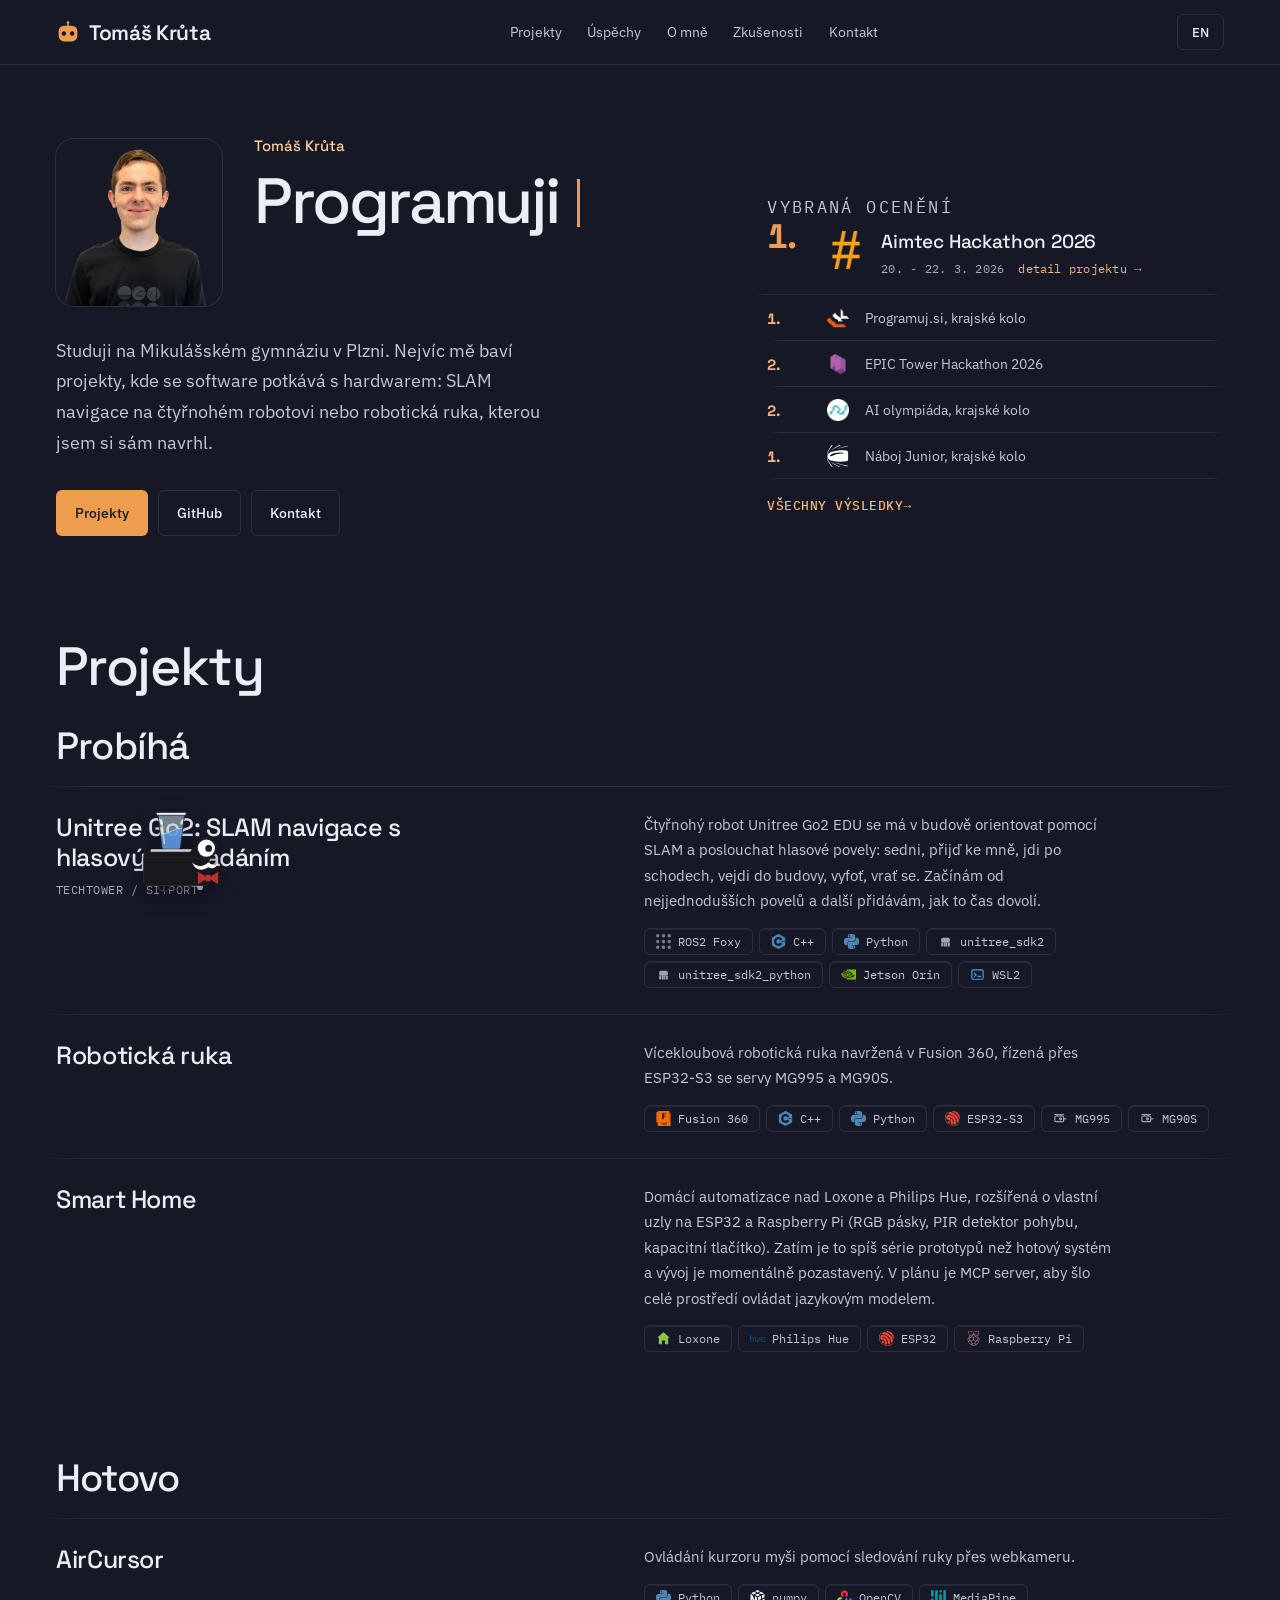
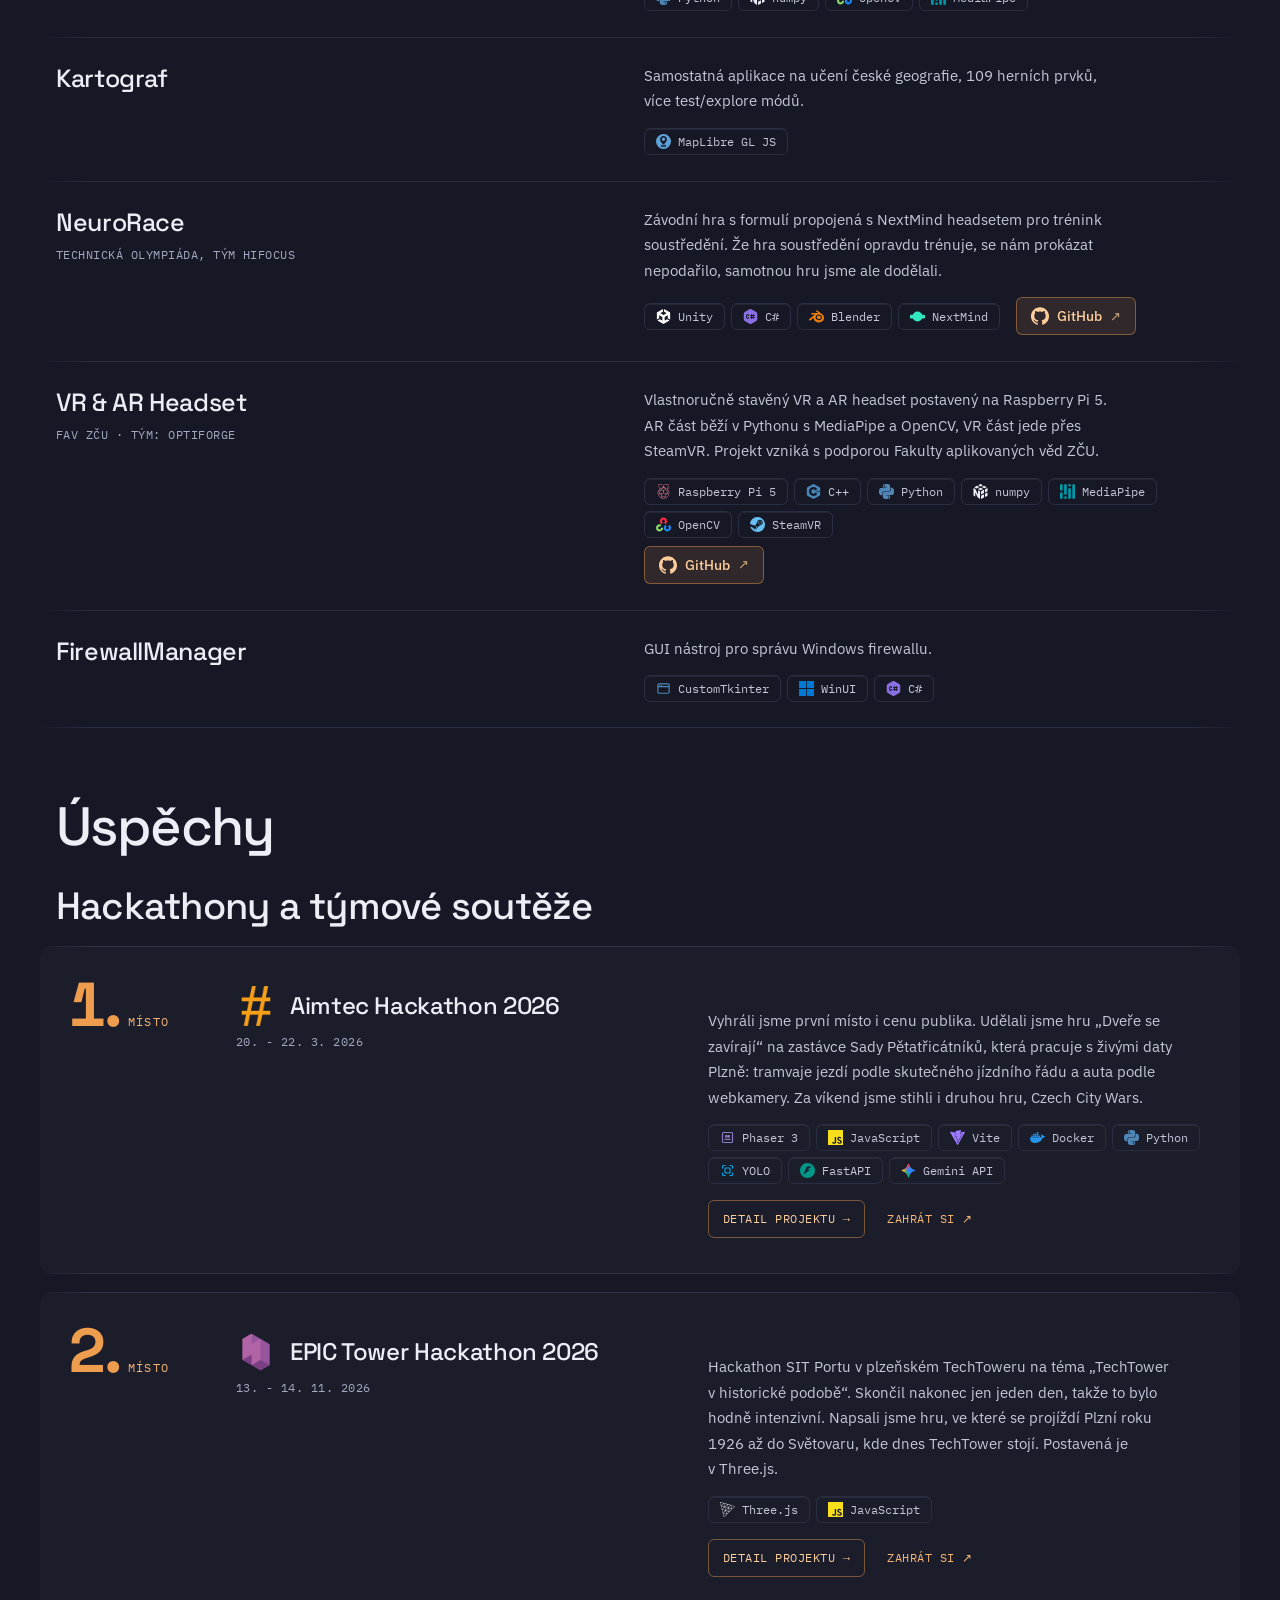
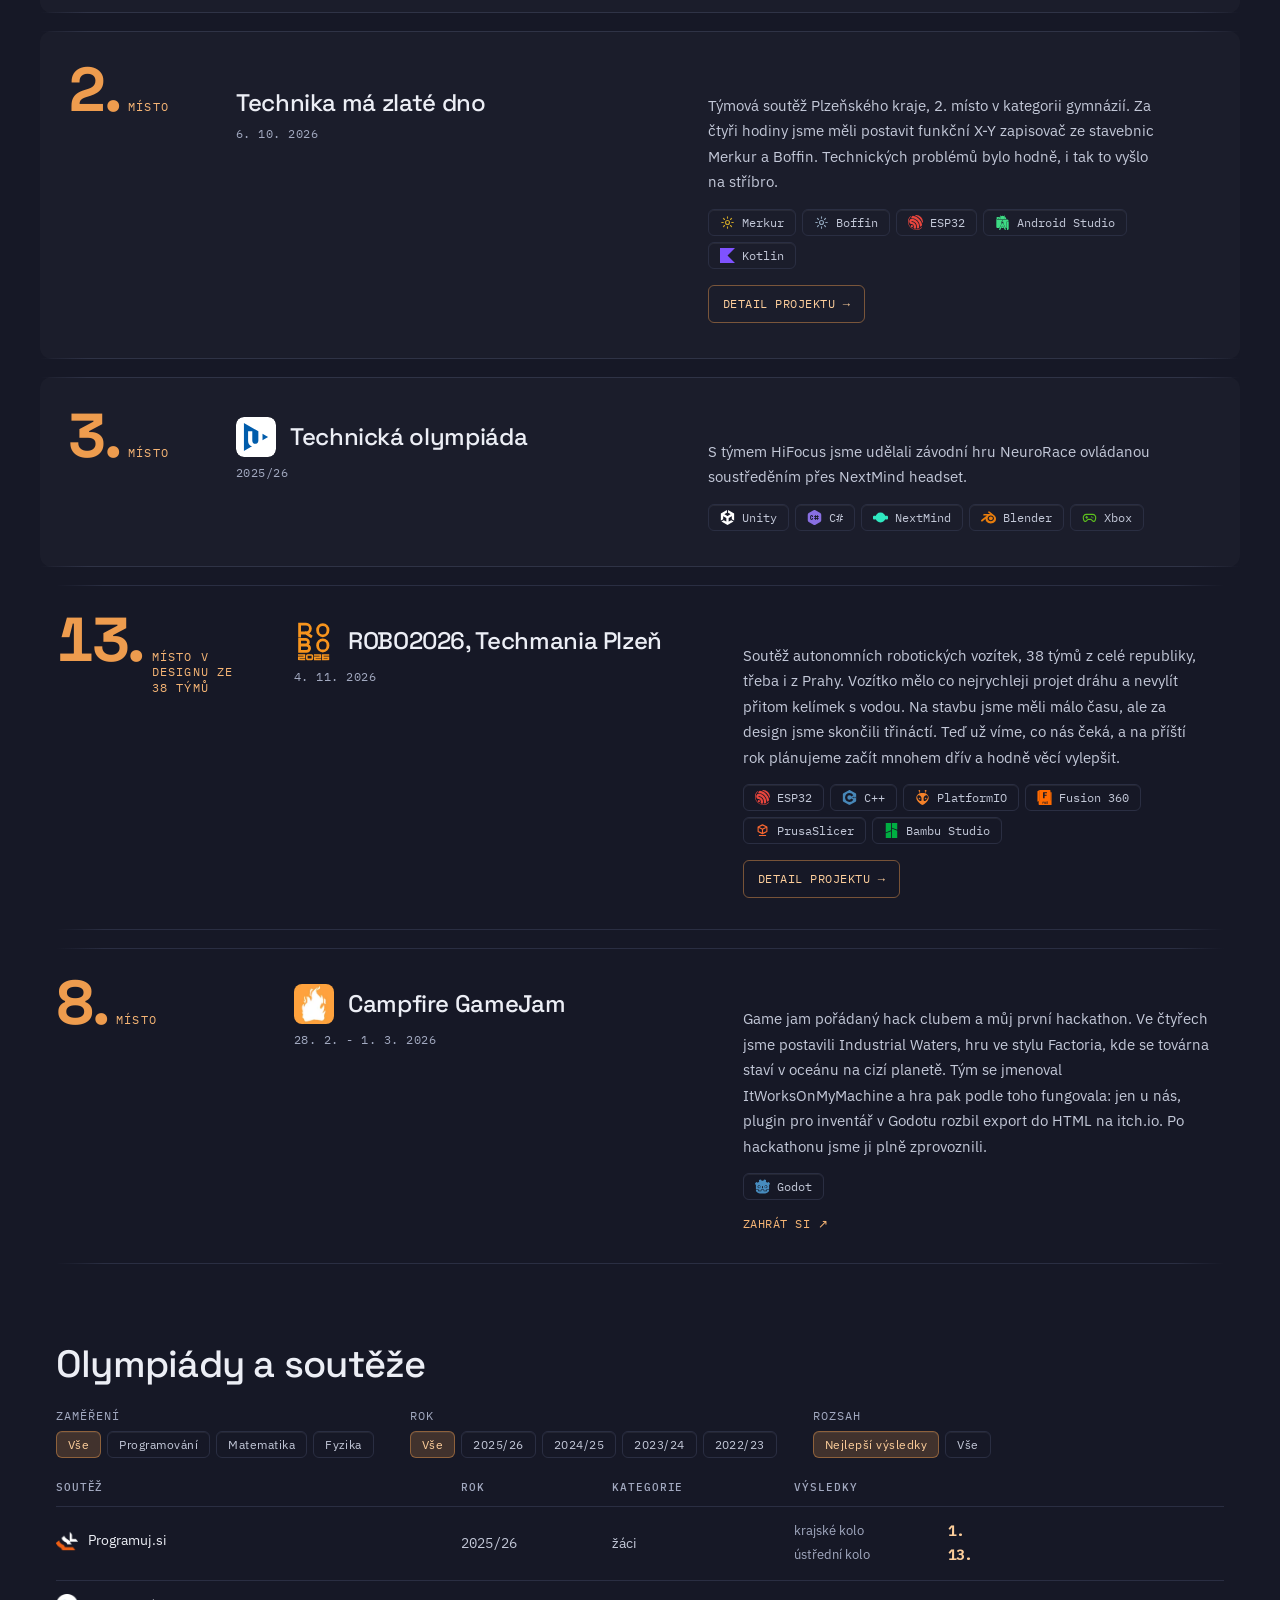
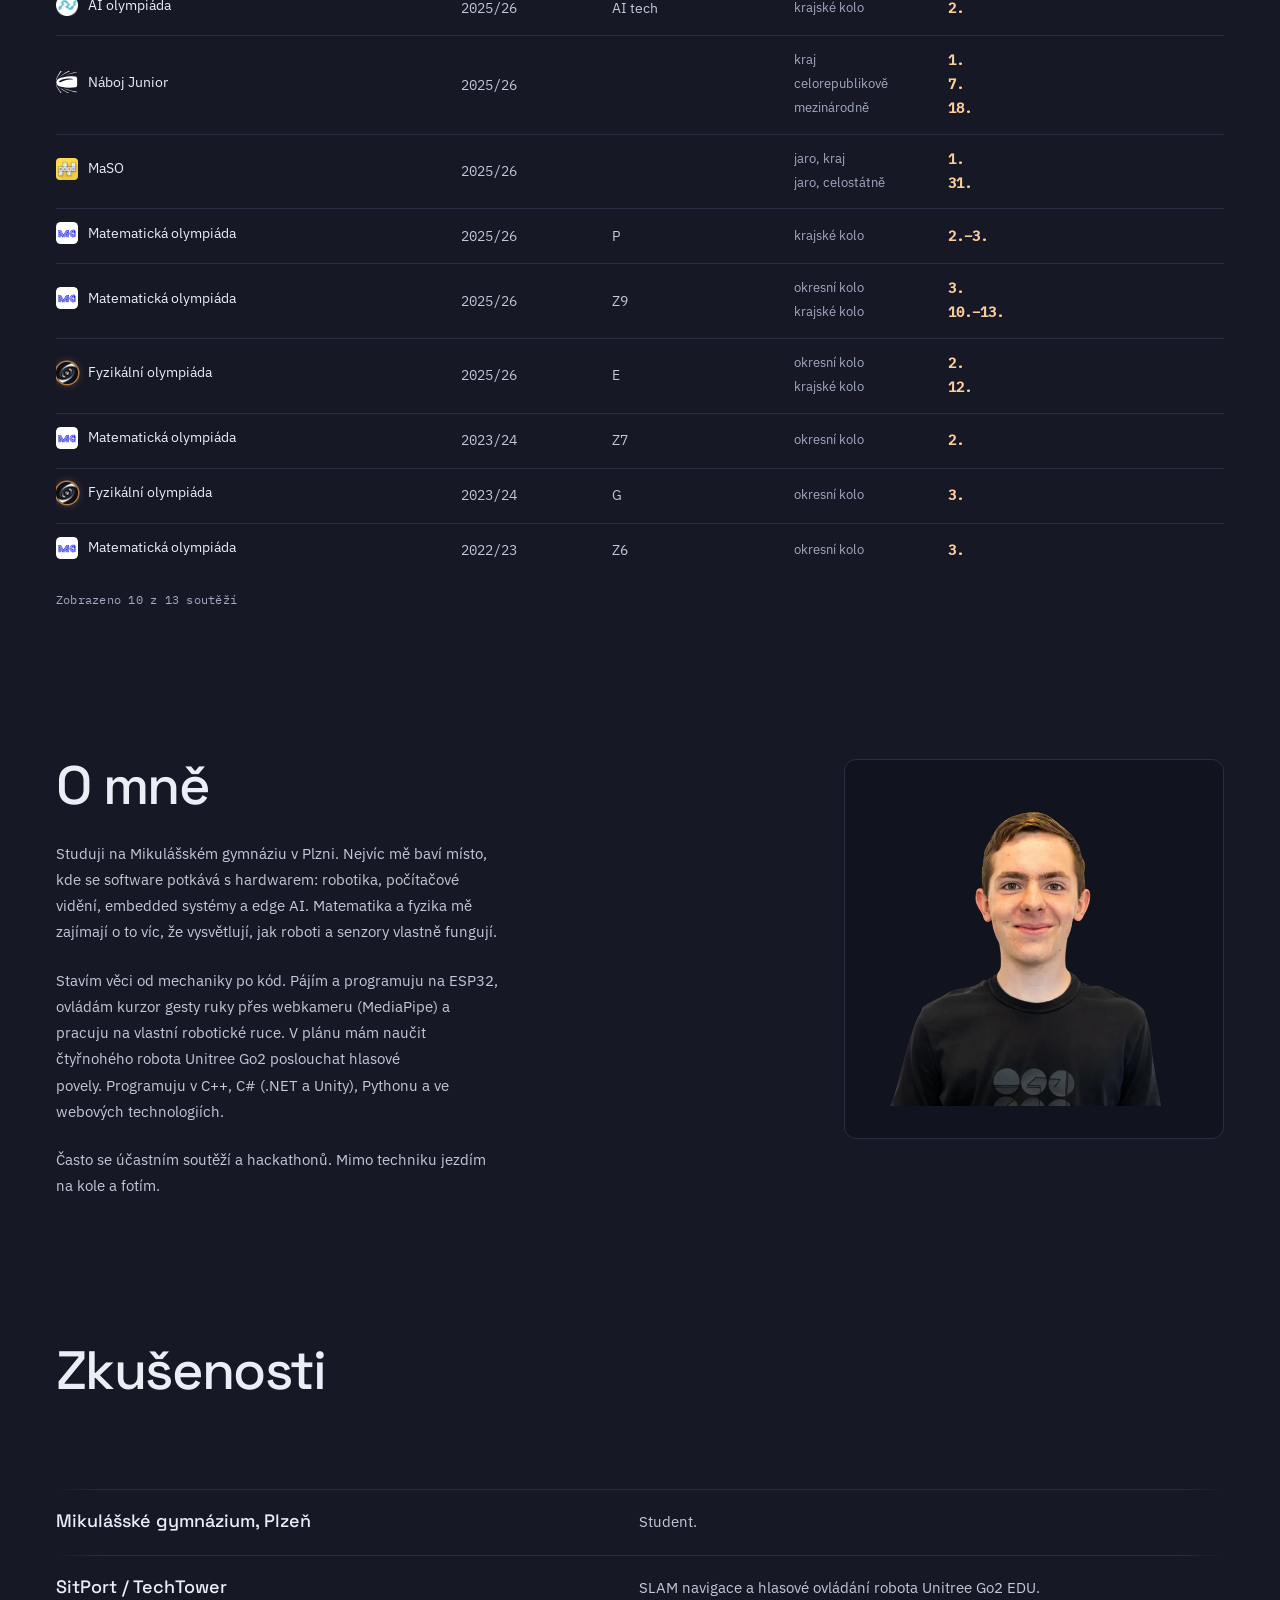
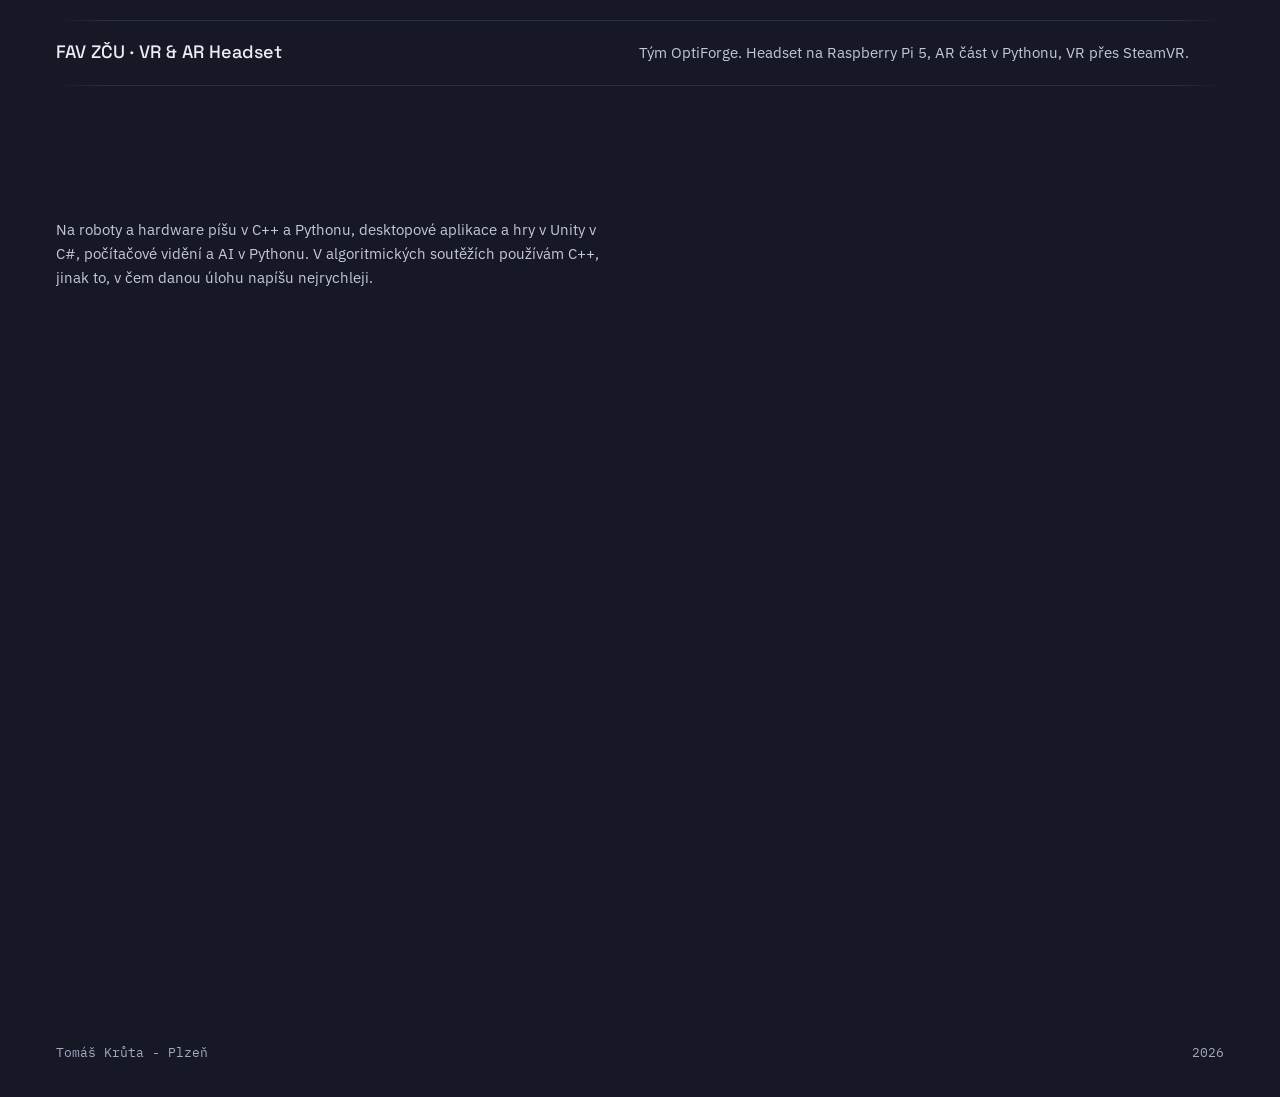
<file: index.html>
<!DOCTYPE html>
<html lang="cs">
<head>
<meta charset="utf-8">
<meta name="viewport" content="width=device-width, initial-scale=1">
<title>Tomáš Krůta | student a programátor z Plzně</title>
<meta name="description" content="Tomáš Krůta, student Mikulášského gymnázia v Plzni. Programuji roboty, hry a weby. Projekty, výsledky z hackathonů a olympiád a kontakt.">
<meta name="author" content="Tomáš Krůta">
<link rel="canonical" href="https://tomaskruta.dev/">

<link rel="icon" href="assets/favicon.svg" type="image/svg+xml">
<link rel="icon" href="assets/favicon.ico" sizes="any">
<link rel="apple-touch-icon" href="assets/apple-touch-icon.png">
<link rel="manifest" href="manifest.json">
<meta name="theme-color" content="#161826">

<meta property="og:type" content="website">
<meta property="og:url" content="https://tomaskruta.dev/">
<meta property="og:site_name" content="Tomáš Krůta">
<meta property="og:locale" content="cs_CZ">
<meta property="og:title" content="Tomáš Krůta | student a programátor z Plzně">
<meta property="og:description" content="Tomáš Krůta, student Mikulášského gymnázia v Plzni. Programuji roboty, hry a weby. Projekty, výsledky z hackathonů a olympiád a kontakt.">
<meta property="og:image" content="https://tomaskruta.dev/assets/Portrait.webp">

<meta name="twitter:card" content="summary_large_image">
<meta name="twitter:title" content="Tomáš Krůta | student a programátor z Plzně">
<meta name="twitter:description" content="Tomáš Krůta, student Mikulášského gymnázia v Plzni. Programuji roboty, hry a weby. Projekty, výsledky z hackathonů a olympiád a kontakt.">
<meta name="twitter:image" content="https://tomaskruta.dev/assets/Portrait.webp">

<link rel="stylesheet" href="css/fonts.css">
<link rel="stylesheet" href="css/nocturne.css">
<link rel="stylesheet" href="css/portfolio.css">
<link rel="preload" as="image" href="assets/Portrait.webp" imagesrcset="assets/Portrait-300.webp 300w, assets/Portrait-600.webp 600w, assets/Portrait.webp 861w" imagesizes="210px" fetchpriority="high">
<script type="application/ld+json">
{
  "@context": "https://schema.org",
  "@graph": [
    {
      "@type": "WebSite",
      "@id": "https://tomaskruta.dev/#website",
      "url": "https://tomaskruta.dev/",
      "name": "Tomáš Krůta",
      "alternateName": "tomaskruta.dev",
      "inLanguage": "cs",
      "publisher": { "@id": "https://tomaskruta.dev/#person" }
    },
    {
      "@type": "ProfilePage",
      "@id": "https://tomaskruta.dev/#profile",
      "url": "https://tomaskruta.dev/",
      "name": "Tomáš Krůta | student a programátor z Plzně",
      "isPartOf": { "@id": "https://tomaskruta.dev/#website" },
      "mainEntity": { "@id": "https://tomaskruta.dev/#person" }
    },
    {
      "@type": "Person",
      "@id": "https://tomaskruta.dev/#person",
      "name": "Tomáš Krůta",
      "alternateName": "Tomas Kruta",
      "givenName": "Tomáš",
      "familyName": "Krůta",
      "url": "https://tomaskruta.dev/",
      "image": "https://tomaskruta.dev/assets/Portrait.webp",
      "description": "Student Mikulášského gymnázia v Plzni. Programuje roboty, hry a weby, účastní se hackathonů a olympiád.",
      "jobTitle": "Student",
      "affiliation": {
        "@type": "EducationalOrganization",
        "name": "Mikulášské gymnázium v Plzni",
        "url": "https://www.mikulasske.cz/"
      },
      "homeLocation": {
        "@type": "Place",
        "name": "Plzeň",
        "address": {
          "@type": "PostalAddress",
          "addressLocality": "Plzeň",
          "addressCountry": "CZ"
        }
      },
      "knowsAbout": ["Robotika", "ROS2", "Počítačové vidění", "Python", "C++", "C#", "Unity", "Vývoj webů", "3D tisk"],
      "award": [
        "1. místo a cena publika, Aimtec Hackathon 2026",
        "2. místo, EPIC Tower Hackathon 2026",
        "2. místo, Technika má zlaté dno 2026 (kategorie gymnázií)",
        "1. místo, Programuj.si, krajské kolo 2025/26",
        "1. místo, Náboj Junior, krajské kolo 2025/26"
      ],
      "sameAs": [
        "https://github.com/tomaskruta",
        "https://www.instagram.com/kruta_tomas/"
      ]
    }
  ]
}
</script>
</head>
<body id="top">
<!-- Icon sprite. Brand marks from Simple Icons (CC0) and Devicon (MIT), set
     monochrome so they take the text colour; mail and gamepad are drawn. -->
<svg width="0" height="0" style="position:absolute" aria-hidden="true" focusable="false"><defs>
<symbol id="i-github" viewBox="0 0 24 24"><path d="M12 .297c-6.63 0-12 5.373-12 12 0 5.303 3.438 9.8 8.205 11.385.6.113.82-.258.82-.577 0-.285-.01-1.04-.015-2.04-3.338.724-4.042-1.61-4.042-1.61C4.422 18.07 3.633 17.7 3.633 17.7c-1.087-.744.084-.729.084-.729 1.205.084 1.838 1.236 1.838 1.236 1.07 1.835 2.809 1.305 3.495.998.108-.776.417-1.305.76-1.605-2.665-.3-5.466-1.332-5.466-5.93 0-1.31.465-2.38 1.235-3.22-.135-.303-.54-1.523.105-3.176 0 0 1.005-.322 3.3 1.23.96-.267 1.98-.399 3-.405 1.02.006 2.04.138 3 .405 2.28-1.552 3.285-1.23 3.285-1.23.645 1.653.24 2.873.12 3.176.765.84 1.23 1.91 1.23 3.22 0 4.61-2.805 5.625-5.475 5.92.42.36.81 1.096.81 2.22 0 1.606-.015 2.896-.015 3.286 0 .315.21.69.825.57C20.565 22.092 24 17.592 24 12.297c0-6.627-5.373-12-12-12"/></symbol>
<symbol id="i-linkedin" viewBox="0 0 24 24"><path d="M20.447 20.452h-3.554v-5.569c0-1.328-.027-3.037-1.852-3.037-1.853 0-2.136 1.445-2.136 2.939v5.667H9.351V9h3.414v1.561h.046c.477-.9 1.637-1.85 3.37-1.85 3.601 0 4.267 2.37 4.267 5.455v6.286zM5.337 7.433c-1.144 0-2.063-.926-2.063-2.065 0-1.138.92-2.063 2.063-2.063 1.14 0 2.064.925 2.064 2.063 0 1.139-.925 2.065-2.064 2.065zm1.782 13.019H3.555V9h3.564v11.452zM22.225 0H1.771C.792 0 0 .774 0 1.729v20.542C0 23.227.792 24 1.771 24h20.451C23.2 24 24 23.227 24 22.271V1.729C24 .774 23.2 0 22.222 0h.003z"/></symbol>
<symbol id="i-discord" viewBox="0 0 24 24"><path d="M20.317 4.3698a19.7913 19.7913 0 00-4.8851-1.5152.0741.0741 0 00-.0785.0371c-.211.3753-.4447.8648-.6083 1.2495-1.8447-.2762-3.68-.2762-5.4868 0-.1636-.3933-.4058-.8742-.6177-1.2495a.077.077 0 00-.0785-.037 19.7363 19.7363 0 00-4.8852 1.515.0699.0699 0 00-.0321.0277C.5334 9.0458-.319 13.5799.0992 18.0578a.0824.0824 0 00.0312.0561c2.0528 1.5076 4.0413 2.4228 5.9929 3.0294a.0777.0777 0 00.0842-.0276c.4616-.6304.8731-1.2952 1.226-1.9942a.076.076 0 00-.0416-.1057c-.6528-.2476-1.2743-.5495-1.8722-.8923a.077.077 0 01-.0076-.1277c.1258-.0943.2517-.1923.3718-.2914a.0743.0743 0 01.0776-.0105c3.9278 1.7933 8.18 1.7933 12.0614 0a.0739.0739 0 01.0785.0095c.1202.099.246.1981.3728.2924a.077.077 0 01-.0066.1276 12.2986 12.2986 0 01-1.873.8914.0766.0766 0 00-.0407.1067c.3604.698.7719 1.3628 1.225 1.9932a.076.076 0 00.0842.0286c1.961-.6067 3.9495-1.5219 6.0023-3.0294a.077.077 0 00.0313-.0552c.5004-5.177-.8382-9.6739-3.5485-13.6604a.061.061 0 00-.0312-.0286zM8.02 15.3312c-1.1825 0-2.1569-1.0857-2.1569-2.419 0-1.3332.9555-2.4189 2.157-2.4189 1.2108 0 2.1757 1.0952 2.1568 2.419 0 1.3332-.9555 2.4189-2.1569 2.4189zm7.9748 0c-1.1825 0-2.1569-1.0857-2.1569-2.419 0-1.3332.9554-2.4189 2.1569-2.4189 1.2108 0 2.1757 1.0952 2.1568 2.419 0 1.3332-.946 2.4189-2.1568 2.4189Z"/></symbol>
<symbol id="i-csharp" viewBox="0 0 24 24"><path d="M1.194 7.543v8.913c0 1.103.588 2.122 1.544 2.674l7.718 4.456a3.086 3.086 0 0 0 3.088 0l7.718-4.456a3.087 3.087 0 0 0 1.544-2.674V7.543a3.084 3.084 0 0 0-1.544-2.673L13.544.414a3.086 3.086 0 0 0-3.088 0L2.738 4.87a3.085 3.085 0 0 0-1.544 2.673Zm5.403 2.914v3.087a.77.77 0 0 0 .772.772.773.773 0 0 0 .772-.772.773.773 0 0 1 1.317-.546.775.775 0 0 1 .226.546 2.314 2.314 0 1 1-4.631 0v-3.087c0-.615.244-1.203.679-1.637a2.312 2.312 0 0 1 3.274 0c.434.434.678 1.023.678 1.637a.769.769 0 0 1-.226.545.767.767 0 0 1-1.091 0 .77.77 0 0 1-.226-.545.77.77 0 0 0-.772-.772.771.771 0 0 0-.772.772Zm12.35 3.087a.77.77 0 0 1-.772.772h-.772v.772a.773.773 0 0 1-1.544 0v-.772h-1.544v.772a.773.773 0 0 1-1.317.546.775.775 0 0 1-.226-.546v-.772H12a.771.771 0 1 1 0-1.544h.772v-1.543H12a.77.77 0 1 1 0-1.544h.772v-.772a.773.773 0 0 1 1.317-.546.775.775 0 0 1 .226.546v.772h1.544v-.772a.773.773 0 0 1 1.544 0v.772h.772a.772.772 0 0 1 0 1.544h-.772v1.543h.772a.776.776 0 0 1 .772.772Zm-3.088-2.315h-1.544v1.543h1.544v-1.543Z"/></symbol>
<symbol id="i-python" viewBox="0 0 24 24"><path d="M14.25.18l.9.2.73.26.59.3.45.32.34.34.25.34.16.33.1.3.04.26.02.2-.01.13V8.5l-.05.63-.13.55-.21.46-.26.38-.3.31-.33.25-.35.19-.35.14-.33.1-.3.07-.26.04-.21.02H8.77l-.69.05-.59.14-.5.22-.41.27-.33.32-.27.35-.2.36-.15.37-.1.35-.07.32-.04.27-.02.21v3.06H3.17l-.21-.03-.28-.07-.32-.12-.35-.18-.36-.26-.36-.36-.35-.46-.32-.59-.28-.73-.21-.88-.14-1.05-.05-1.23.06-1.22.16-1.04.24-.87.32-.71.36-.57.4-.44.42-.33.42-.24.4-.16.36-.1.32-.05.24-.01h.16l.06.01h8.16v-.83H6.18l-.01-2.75-.02-.37.05-.34.11-.31.17-.28.25-.26.31-.23.38-.2.44-.18.51-.15.58-.12.64-.1.71-.06.77-.04.84-.02 1.27.05zm-6.3 1.98l-.23.33-.08.41.08.41.23.34.33.22.41.09.41-.09.33-.22.23-.34.08-.41-.08-.41-.23-.33-.33-.22-.41-.09-.41.09zm13.09 3.95l.28.06.32.12.35.18.36.27.36.35.35.47.32.59.28.73.21.88.14 1.04.05 1.23-.06 1.23-.16 1.04-.24.86-.32.71-.36.57-.4.45-.42.33-.42.24-.4.16-.36.09-.32.05-.24.02-.16-.01h-8.22v.82h5.84l.01 2.76.02.36-.05.34-.11.31-.17.29-.25.25-.31.24-.38.2-.44.17-.51.15-.58.13-.64.09-.71.07-.77.04-.84.01-1.27-.04-1.07-.14-.9-.2-.73-.25-.59-.3-.45-.33-.34-.34-.25-.34-.16-.33-.1-.3-.04-.25-.02-.2.01-.13v-5.34l.05-.64.13-.54.21-.46.26-.38.3-.32.33-.24.35-.2.35-.14.33-.1.3-.06.26-.04.21-.02.13-.01h5.84l.69-.05.59-.14.5-.21.41-.28.33-.32.27-.35.2-.36.15-.36.1-.35.07-.32.04-.28.02-.21V6.07h2.09l.14.01zm-6.47 14.25l-.23.33-.08.41.08.41.23.33.33.23.41.08.41-.08.33-.23.23-.33.08-.41-.08-.41-.23-.33-.33-.23-.41-.08-.41.08z"/></symbol>
<symbol id="i-cplusplus" viewBox="0 0 24 24"><path d="M22.394 6c-.167-.29-.398-.543-.652-.69L12.926.22c-.509-.294-1.34-.294-1.848 0L2.26 5.31c-.508.293-.923 1.013-.923 1.6v10.18c0 .294.104.62.271.91.167.29.398.543.652.69l8.816 5.09c.508.293 1.34.293 1.848 0l8.816-5.09c.254-.147.485-.4.652-.69.167-.29.27-.616.27-.91V6.91c.003-.294-.1-.62-.268-.91zM12 19.11c-3.92 0-7.109-3.19-7.109-7.11 0-3.92 3.19-7.11 7.11-7.11a7.133 7.133 0 016.156 3.553l-3.076 1.78a3.567 3.567 0 00-3.08-1.78A3.56 3.56 0 008.444 12 3.56 3.56 0 0012 15.555a3.57 3.57 0 003.08-1.778l3.078 1.78A7.135 7.135 0 0112 19.11zm7.11-6.715h-.79v.79h-.79v-.79h-.79v-.79h.79v-.79h.79v.79h.79zm2.962 0h-.79v.79h-.79v-.79h-.79v-.79h.79v-.79h.79v.79h.79z"/></symbol>
<symbol id="i-typescript" viewBox="0 0 24 24"><path d="M1.125 0C.502 0 0 .502 0 1.125v21.75C0 23.498.502 24 1.125 24h21.75c.623 0 1.125-.502 1.125-1.125V1.125C24 .502 23.498 0 22.875 0zm17.363 9.75c.612 0 1.154.037 1.627.111a6.38 6.38 0 0 1 1.306.34v2.458a3.95 3.95 0 0 0-.643-.361 5.093 5.093 0 0 0-.717-.26 5.453 5.453 0 0 0-1.426-.2c-.3 0-.573.028-.819.086a2.1 2.1 0 0 0-.623.242c-.17.104-.3.229-.393.374a.888.888 0 0 0-.14.49c0 .196.053.373.156.529.104.156.252.304.443.444s.423.276.696.41c.273.135.582.274.926.416.47.197.892.407 1.266.628.374.222.695.473.963.753.268.279.472.598.614.957.142.359.214.776.214 1.253 0 .657-.125 1.21-.373 1.656a3.033 3.033 0 0 1-1.012 1.085 4.38 4.38 0 0 1-1.487.596c-.566.12-1.163.18-1.79.18a9.916 9.916 0 0 1-1.84-.164 5.544 5.544 0 0 1-1.512-.493v-2.63a5.033 5.033 0 0 0 3.237 1.2c.333 0 .624-.03.872-.09.249-.06.456-.144.623-.25.166-.108.29-.234.373-.38a1.023 1.023 0 0 0-.074-1.089 2.12 2.12 0 0 0-.537-.5 5.597 5.597 0 0 0-.807-.444 27.72 27.72 0 0 0-1.007-.436c-.918-.383-1.602-.852-2.053-1.405-.45-.553-.676-1.222-.676-2.005 0-.614.123-1.141.369-1.582.246-.441.58-.804 1.004-1.089a4.494 4.494 0 0 1 1.47-.629 7.536 7.536 0 0 1 1.77-.201zm-15.113.188h9.563v2.166H9.506v9.646H6.789v-9.646H3.375z"/></symbol>
<symbol id="i-javascript" viewBox="0 0 24 24"><path d="M0 0h24v24H0V0zm22.034 18.276c-.175-1.095-.888-2.015-3.003-2.873-.736-.345-1.554-.585-1.797-1.14-.091-.33-.105-.51-.046-.705.15-.646.915-.84 1.515-.66.39.12.75.42.976.9 1.034-.676 1.034-.676 1.755-1.125-.27-.42-.404-.601-.586-.78-.63-.705-1.469-1.065-2.834-1.034l-.705.089c-.676.165-1.32.525-1.71 1.005-1.14 1.291-.811 3.541.569 4.471 1.365 1.02 3.361 1.244 3.616 2.205.24 1.17-.87 1.545-1.966 1.41-.811-.18-1.26-.586-1.755-1.336l-1.83 1.051c.21.48.45.689.81 1.109 1.74 1.756 6.09 1.666 6.871-1.004.029-.09.24-.705.074-1.65l.046.067zm-8.983-7.245h-2.248c0 1.938-.009 3.864-.009 5.805 0 1.232.063 2.363-.138 2.711-.33.689-1.18.601-1.566.48-.396-.196-.597-.466-.83-.855-.063-.105-.11-.196-.127-.196l-1.825 1.125c.305.63.75 1.172 1.324 1.517.855.51 2.004.675 3.207.405.783-.226 1.458-.691 1.811-1.411.51-.93.402-2.07.397-3.346.012-2.054 0-4.109 0-6.179l.004-.056z"/></symbol>
<symbol id="i-dotnet" viewBox="0 0 24 24"><path d="M24 8.77h-2.468v7.565h-1.425V8.77h-2.462V7.53H24zm-6.852 7.565h-4.821V7.53h4.63v1.24h-3.205v2.494h2.953v1.234h-2.953v2.604h3.396zm-6.708 0H8.882L4.78 9.863a2.896 2.896 0 0 1-.258-.51h-.036c.032.189.048.592.048 1.21v5.772H3.157V7.53h1.659l3.965 6.32c.167.261.275.442.323.54h.024c-.04-.233-.06-.629-.06-1.185V7.529h1.372zm-8.703-.693a.868.829 0 0 1-.869.829.868.829 0 0 1-.868-.83.868.829 0 0 1 .868-.828.868.829 0 0 1 .869.829Z"/></symbol>
<symbol id="i-unity" viewBox="0 0 24 24"><path d="m12.9288 4.2939 3.7997 2.1929c.1366.077.1415.2905 0 .3675l-4.515 2.6076a.4192.4192 0 0 1-.4246 0L7.274 6.8543c-.139-.0745-.1415-.293 0-.3675l3.7972-2.193V0L1.3758 5.5977V16.793l3.7177-2.1456v-4.3858c-.0025-.1565.1813-.2682.318-.1838l4.5148 2.6076a.4252.4252 0 0 1 .2136.3676v5.2127c.0025.1565-.1813.2682-.3179.1838l-3.7996-2.1929-3.7178 2.1457L12 24l9.6954-5.5977-3.7178-2.1457-3.7996 2.1929c-.1341.082-.3229-.0248-.3179-.1838V13.053c0-.1565.087-.2956.2136-.3676l4.5149-2.6076c.134-.082.3228.0224.3179.1838v4.3858l3.7177 2.1456V5.5977L12.9288 0Z"/></symbol>
<symbol id="i-mediapipe" viewBox="0 0 24 24"><path d="M2.182 0C1 0 .037.94.002 2.114L0 2.182v6.545a2.182 2.182 0 0 0 4.364 0V2.182A2.182 2.182 0 0 0 2.182 0Zm6.545 0c-1.182 0-2.145.94-2.18 2.114l-.002.068v13.09a2.182 2.182 0 0 0 4.364 0V2.183A2.182 2.182 0 0 0 8.727 0Zm6.546 0a2.182 2.182 0 0 0-2.182 2.182 2.182 2.182 0 0 0 2.182 2.182 2.182 2.182 0 0 0 2.182-2.182A2.182 2.182 0 0 0 15.273 0Zm6.545 0c-1.182 0-2.145.94-2.18 2.114l-.002.068v19.636a2.182 2.182 0 0 0 4.364 0V2.182A2.182 2.182 0 0 0 21.818 0Zm-6.545 6.545c-1.183 0-2.145.94-2.181 2.114l-.001.068v13.091a2.182 2.182 0 0 0 4.364 0V8.728a2.182 2.182 0 0 0-2.182-2.183zM2.182 13.091c-1.182 0-2.145.94-2.18 2.114L0 15.273v6.545a2.182 2.182 0 0 0 4.364 0v-6.545a2.182 2.182 0 0 0-2.182-2.182zm6.545 6.545a2.182 2.182 0 0 0-2.182 2.182A2.182 2.182 0 0 0 8.727 24a2.182 2.182 0 0 0 2.182-2.182 2.182 2.182 0 0 0-2.182-2.182Z"/></symbol>
<symbol id="i-pytorch" viewBox="0 0 24 24"><path d="M12.005 0L4.952 7.053a9.865 9.865 0 000 14.022 9.866 9.866 0 0014.022 0c3.984-3.9 3.986-10.205.085-14.023l-1.744 1.743c2.904 2.905 2.904 7.634 0 10.538s-7.634 2.904-10.538 0-2.904-7.634 0-10.538l4.647-4.646.582-.665zm3.568 3.899a1.327 1.327 0 00-1.327 1.327 1.327 1.327 0 001.327 1.328A1.327 1.327 0 0016.9 5.226 1.327 1.327 0 0015.573 3.9z"/></symbol>
<symbol id="i-html5" viewBox="0 0 24 24"><path d="M1.5 0h21l-1.91 21.563L11.977 24l-8.564-2.438L1.5 0zm7.031 9.75l-.232-2.718 10.059.003.23-2.622L5.412 4.41l.698 8.01h9.126l-.326 3.426-2.91.804-2.955-.81-.188-2.11H6.248l.33 4.171L12 19.351l5.379-1.443.744-8.157H8.531z"/></symbol>
<symbol id="i-flask" viewBox="0 0 24 24"><path d="M10.773 2.878c-.013 1.434.322 4.624.445 5.734l-8.558 3.83c-.56-.959-.98-2.304-1.237-3.38l-.06.027c-.205.09-.406.053-.494-.088l-.011-.018-.82-1.506c-.058-.105-.05-.252.024-.392a.78.78 0 0 1 .358-.331l9.824-4.207c.146-.064.299-.063.4.004.106.062.127.128.13.327Zm.68 7c.523 1.97.675 2.412.832 2.818l-7.263 3.7a19.35 19.35 0 0 1-1.81-2.83l8.24-3.689Zm12.432 8.786h.003c.283.402-.047.657-.153.698l-.947.37c.037.125.035.319-.217.414l-.736.287c-.229.09-.398-.059-.42-.2l-.025-.125c-4.427 1.784-7.94 1.685-10.696.647-1.981-.745-3.576-1.983-4.846-3.379l6.948-3.54c.721 1.431 1.586 2.454 2.509 3.178 2.086 1.638 4.415 1.712 5.793 1.563l-.047-.233c-.015-.077.007-.135.086-.165l.734-.288a.302.302 0 0 1 .342.086l.748-.288a.306.306 0 0 1 .341.086l.583.89Z"/></symbol>
<symbol id="i-docker" viewBox="0 0 24 24"><path d="M13.983 11.078h2.119a.186.186 0 00.186-.185V9.006a.186.186 0 00-.186-.186h-2.119a.185.185 0 00-.185.185v1.888c0 .102.083.185.185.185m-2.954-5.43h2.118a.186.186 0 00.186-.186V3.574a.186.186 0 00-.186-.185h-2.118a.185.185 0 00-.185.185v1.888c0 .102.082.185.185.185m0 2.716h2.118a.187.187 0 00.186-.186V6.29a.186.186 0 00-.186-.185h-2.118a.185.185 0 00-.185.185v1.887c0 .102.082.185.185.186m-2.93 0h2.12a.186.186 0 00.184-.186V6.29a.185.185 0 00-.185-.185H8.1a.185.185 0 00-.185.185v1.887c0 .102.083.185.185.186m-2.964 0h2.119a.186.186 0 00.185-.186V6.29a.185.185 0 00-.185-.185H5.136a.186.186 0 00-.186.185v1.887c0 .102.084.185.186.186m5.893 2.715h2.118a.186.186 0 00.186-.185V9.006a.186.186 0 00-.186-.186h-2.118a.185.185 0 00-.185.185v1.888c0 .102.082.185.185.185m-2.93 0h2.12a.185.185 0 00.184-.185V9.006a.185.185 0 00-.184-.186h-2.12a.185.185 0 00-.184.185v1.888c0 .102.083.185.185.185m-2.964 0h2.119a.185.185 0 00.185-.185V9.006a.185.185 0 00-.184-.186h-2.12a.186.186 0 00-.186.186v1.887c0 .102.084.185.186.185m-2.92 0h2.12a.185.185 0 00.184-.185V9.006a.185.185 0 00-.184-.186h-2.12a.185.185 0 00-.184.185v1.888c0 .102.082.185.185.185M23.763 9.89c-.065-.051-.672-.51-1.954-.51-.338.001-.676.03-1.01.087-.248-1.7-1.653-2.53-1.716-2.566l-.344-.199-.226.327c-.284.438-.49.922-.612 1.43-.23.97-.09 1.882.403 2.661-.595.332-1.55.413-1.744.42H.751a.751.751 0 00-.75.748 11.376 11.376 0 00.692 4.062c.545 1.428 1.355 2.48 2.41 3.124 1.18.723 3.1 1.137 5.275 1.137.983.003 1.963-.086 2.93-.266a12.248 12.248 0 003.823-1.389c.98-.567 1.86-1.288 2.61-2.136 1.252-1.418 1.998-2.997 2.553-4.4h.221c1.372 0 2.215-.549 2.68-1.009.309-.293.55-.65.707-1.046l.098-.288Z"/></symbol>
<symbol id="i-ros" viewBox="0 0 24 24"><path d="M2.807 0C1.353 0 .173 1.22.173 2.722c0 1.504 1.18 2.723 2.634 2.723 1.455 0 2.635-1.22 2.635-2.723S4.262 0 2.807 0zM12 0c-1.455 0-2.634 1.22-2.634 2.722 0 1.504 1.18 2.723 2.634 2.723 1.455 0 2.634-1.22 2.634-2.723S13.454 0 12 0zm9.193 0c-1.455 0-2.635 1.22-2.635 2.722 0 1.504 1.18 2.723 2.635 2.723 1.455 0 2.634-1.22 2.634-2.723S22.647 0 21.193 0zM2.807 9.277C1.353 9.277.173 10.497.173 12s1.18 2.722 2.634 2.722c1.455 0 2.635-1.219 2.635-2.722 0-1.504-1.18-2.723-2.635-2.723zm9.193 0c-1.455 0-2.634 1.22-2.634 2.723s1.18 2.722 2.634 2.722c1.455 0 2.634-1.219 2.634-2.722 0-1.504-1.18-2.723-2.634-2.723zm9.193 0c-1.455 0-2.635 1.22-2.635 2.723s1.18 2.722 2.635 2.722c1.455 0 2.634-1.219 2.634-2.722 0-1.504-1.18-2.723-2.634-2.723zM2.807 18.555c-1.454 0-2.634 1.22-2.634 2.722C.173 22.781 1.353 24 2.807 24c1.455 0 2.635-1.22 2.635-2.723s-1.18-2.722-2.635-2.722zm9.193 0c-1.455 0-2.634 1.22-2.634 2.722C9.366 22.781 10.546 24 12 24c1.455 0 2.634-1.22 2.634-2.723s-1.18-2.722-2.634-2.722zm9.193 0c-1.455 0-2.635 1.22-2.635 2.722 0 1.504 1.18 2.723 2.635 2.723 1.455 0 2.634-1.22 2.634-2.723s-1.18-2.722-2.634-2.722z"/></symbol>
<symbol id="i-espressif" viewBox="0 0 24 24"><path d="M12.926 19.324a7.6 7.6 0 00-2.983-6.754 7.44 7.44 0 00-3.828-1.554.697.697 0 01-.606-.731.674.674 0 01.743-.617 8.97 8.97 0 018 9.805 7.828 7.828 0 01-.298 1.542l1.989.56a11.039 11.039 0 001.714-.651 12.159 12.159 0 00.217-2.343A12.57 12.57 0 007.212 6.171a5.53 5.53 0 00-2 0 4.354 4.354 0 00-2.16 1.337 4.274 4.274 0 001.909 6.856 9.896 9.896 0 001.074.195 4.011 4.011 0 013.337 3.954 3.965 3.965 0 01-.64 2.16l1.371.88a10.182 10.182 0 002.057.342 7.52 7.52 0 00.754-2.628m.16 4.73A13.073 13.073 0 01.001 10.983 12.982 12.982 0 013.83 1.737l.743.697a12.067 12.067 0 000 17.141 12.067 12.067 0 0017.141 0l.697.697a12.97 12.97 0 01-9.336 3.726M24 10.993A10.993 10.993 0 0012.949 0c-.389 0-.766 0-1.143.057l-.252.732a18.912 18.912 0 0111.588 11.576l.731-.263c0-.366.069-.732.069-1.143m-1.269 5.165A17.53 17.53 0 007.818 1.27a11.119 11.119 0 00-2.457 1.77v1.635A13.919 13.919 0 0119.268 18.57h1.634a11.713 11.713 0 001.771-2.446M7.92 17.884a1.691 1.691 0 11-1.69-1.691 1.691 1.691 0 011.69 1.691"/></symbol>
<symbol id="i-raspberrypi" viewBox="0 0 24 24"><path d="m19.8955 10.8961-.1726-.3028c.0068-2.1746-1.0022-3.061-2.1788-3.7348.356-.0938.7237-.1711.8245-.6182.6118-.1566.7397-.4398.8011-.7398.16-.1066.6955-.4061.6394-.9211.2998-.2069.4669-.4725.3819-.8487.3222-.3515.407-.6419.2702-.9096.3868-.4805.2152-.7295.05-.9817.2897-.5254.0341-1.0887-.7758-.9944-.3221-.4733-1.0244-.3659-1.133-.3637-.1215-.1519-.2819-.2821-.7755-.219-.3197-.2851-.6771-.2364-1.0458-.0964-.4378-.3403-.7275-.0675-1.0584.0356-.53-.1706-.6513.0631-.9117.1583-.5781-.1203-.7538.1416-1.0309.4182l-.3224-.0063c-.8719.5061-1.305 1.5366-1.4585 2.0664-.1536-.5299-.5858-1.5604-1.4575-2.0664l-.3223.0063C9.942.5014 9.7663.2394 9.1883.3597 8.9279.2646 8.807.0309 8.2766.2015c-.2172-.0677-.417-.2084-.6522-.2012l.0004.0002C7.5017.0041 7.369.049 7.2185.166c-.3688-.1401-.7262-.1887-1.0459.0964-.4936-.0631-.654.0671-.7756.219C5.2887.4791 4.5862.3717 4.264.845c-.8096-.0943-1.0655.4691-.7756.9944-.1653.2521-.3366.5013.05.9819-.1367.2677-.0519.5581.2703.9096-.085.3763.0822.6418.3819.8487-.0561.515.4795.8144.6394.9211.0614.3001.1894.5832.8011.7398.1008.4472.4685.5244.8245.6183-1.1766.6737-2.1856 1.56-2.1788 3.7348l-.1724.3028c-1.3491.8082-2.5629 3.4056-.6648 5.5167.124.6609.3319 1.1355.5171 1.6609.2769 2.117 2.0841 3.1082 2.5608 3.2255.6984.524 1.4423 1.0212 2.449 1.3696.949.964 1.977 1.3314 3.0107 1.3308.0152 0 .0306.0002.0457 0 1.0337.0006 2.0618-.3668 3.0107-1.3308 1.0067-.3483 1.7506-.8456 2.4491-1.3696.4766-.1173 2.2838-1.1085 2.5607-3.2255.1851-.5253.3931-1 .517-1.6609 1.8981-2.1113.6843-4.7089-.6649-5.517zm-1.0386-.3715c-.0704.8759-4.6354-3.0504-3.8472-3.1808 2.1391-.3558 3.9191.896 3.8472 3.1808zm-2.0155 4.3649c-1.1481.7409-2.8025.2626-3.6953-1.0681-.8928-1.3306-.6858-3.0101.4623-3.7509 1.1481-.7409 2.8025-.2627 3.6953 1.068.8927 1.3307.6858 3.0101-.4623 3.751zM13.6591 1.3721c.0396.1967.0843.321.1354.3577.2537-.272.4611-.5506.7878-.8123.0011.1537-.0776.3205.1169.4425.1752-.2356.4119-.4459.7263-.6244-.1514.2611-.026.3404.0554.4486.24-.2059.4681-.4144.9109-.5759-.121.1474-.2902.2914-.1108.4607.2473-.1544.496-.3086 1.0833-.4183-.1323.1475-.4059.295-.2401.4426.3104-.1186.6539-.2047 1.034-.2546-.182.1496-.3337.2963-.1846.4122.3323-.1022.7899-.2398 1.2372-.1212l-.2832.2849c-.0314.0382.6623.0297 1.1202.0364-.167.2321-.3375.4562-.437.8548.0454.0459.2723.0204.4862 0-.2194.4618-.6004.5783-.6893.776.134.1015.32.075.5232.006-.158.3254-.4892.5484-.7509.8123.0662.047.1818.075.4555.0425-.2418.257-.5339.492-.8802.7032.0614.0708.2722.0681.4678.0727-.3136.3069-.7173.466-1.0955.6668.1885.1288.3234.0988.4678.097-.2676.2198-.7225.3342-1.1448.4668.0803.1249.1607.1589.3324.194-.447.2473-1.0873.1343-1.2679.2607.0435.1243.1665.2053.3139.2728-.7197.0418-2.6879-.0262-3.0652-1.5156.7367-.8094 2.0813-1.7593 4.394-2.934-1.7994.6022-3.4229 1.405-4.7817 2.5096-1.5978-.7436-.4965-2.6197.283-3.3645zm-1.6126 5.3718c1.1329-.0123 2.5356.8325 2.53 1.6286-.005.7027-.9851 1.2715-2.5213 1.2607-1.5043-.0177-2.5172-.7148-2.5137-1.3957.003-.5603 1.2282-1.5263 2.505-1.4936zm-5.7646-.6006c.1717-.0351.252-.0692.3323-.194-.4223-.1327-.8772-.247-1.1448-.4668.1444.0018.2792.0318.4678-.097-.3783-.2008-.782-.3599-1.0956-.6668.1955-.0048.4064-.002.4677-.0728-.3462-.2113-.6383-.4463-.8801-.7033.2738.0325.3893.0045.4555-.0425-.2617-.264-.593-.487-.7509-.8123.2032.069.3892.0954.5232-.006-.089-.1977-.47-.3142-.6894-.776.214.0204.4409.0459.4863 0-.0994-.3985-.2698-.6226-.4369-.8547.4579-.0067 1.1516.0018 1.1202-.0364l-.2831-.2849c.4472-.1186.9049.019 1.2371.1213.1492-.1159-.0026-.2626-.1847-.4123.3801.05.7236.1361 1.034.2547.1659-.1476-.1076-.2951-.24-.4426.5872.1097.8361.2639 1.0833.4183.1794-.1694.0103-.3133-.1108-.4607.4428.1615.6709.37.911.5759.0814-.1082.2068-.1875.0554-.4486.3143.1785.5511.3888.7263.6244.1945-.122.1159-.2888.1169-.4426.3267.2618.534.5404.7879.8124.0511-.0366.0959-.161.1354-.3577.7794.7448 1.8807 2.6208.2831 3.3646-1.3589-1.1039-2.9817-1.9064-4.78-2.5086 2.3115 1.174 3.6556 2.1239 4.392 2.9328-.3773 1.4895-2.3455 1.5575-3.0651 1.5157.1473-.0676.2703-.1485.3139-.2728-.1806-.1264-.8209-.0134-1.2679-.2607zm2.8175 1.1334c.7881.1304-3.7769 4.0567-3.8472 3.1809-.0719-2.2846 1.7079-3.5367 3.8472-3.1809zm-4.847 8.7567c-1.1094-.8789-1.4668-3.4529.5901-4.6097 1.2394-.3273.4184 5.051-.5901 4.6097zm4.2656 4.5989c-.6257.3719-2.1452.2187-3.2252-1.3095-.7283-1.2823-.6345-2.5872-.123-2.9705.7648-.4589 1.9464.1609 2.8559 1.2003.7923.9405 1.1536 2.5927.4923 3.0797zm-1.2415-5.6086c-1.1481-.7409-1.3551-2.4203-.4623-3.7511.8928-1.3307 2.5472-1.8089 3.6952-1.068 1.1481.7409 1.3551 2.4203.4623 3.7509-.8926 1.3308-2.5471 1.809-3.6952 1.0682zm4.7948 8.2279c-1.3763.0584-2.7258-1.1105-2.7081-1.5157-.0206-.594 1.6758-1.0578 2.782-1.0306 1.1131-.0479 2.6068.3531 2.6097.8851.0184.5166-1.3547 1.6838-2.6836 1.6612zm2.7584-5.8578c.0081 1.3899-1.226 2.5225-2.7562 2.5299-1.5302.0073-2.7773-1.1135-2.7854-2.5033v-.0265c-.008-1.3899 1.2259-2.5226 2.7562-2.5299 1.5302-.0073 2.7773 1.1134 2.7853 2.5033a.7794.7794 0 0 1 .0001.0265zm3.855 2.0029c-1.186 1.6208-2.7916 1.684-3.3896 1.2325-.6255-.5811-.148-2.3854.7094-3.3747v-.0003c.9812-1.0912 2.0302-1.8037 2.7609-1.2469.4919.4828.7805 2.3008-.0807 3.3894zm1.0724-3.4301c-1.0086.4413-1.8298-4.9372-.5901-4.61 2.0568 1.1569 1.6994 3.731.5901 4.61zm-.0256-8.3279h.2985v-.5304h.2986c.1502 0 .2053.0624.2262.2052.0152.1088.0113.2395.0477.3253h.2984c-.0533-.0763-.0515-.2358-.0571-.3213-.0097-.1373-.0513-.2796-.1977-.3176v-.0037c.1502-.061.2149-.1807.2149-.341 0-.2048-.1539-.3738-.3974-.3738h-.732v1.3573zm.2985-1.1255h.3269c.1333 0 .2054.0573.2054.188 0 .1369-.0721.1942-.2054.1942H20.03v-.3822zm-1.0337.4633c0 .7009.5682 1.2694 1.2695 1.2694s1.2695-.5684 1.2695-1.2694c0-.7013-.5683-1.2697-1.2695-1.2697-.7013 0-1.2695.5684-1.2695 1.2697zm2.3275 0c0 .5845-.4737 1.058-1.058 1.058s-1.058-.4735-1.058-1.058c0-.5849.4737-1.058 1.058-1.058s1.058.4731 1.058 1.058z"/></symbol>
<symbol id="i-fusion" viewBox="0 0 128 128"><path d="M23.277 0v89.35h91.61V6.023A6.016 6.016 0 0 0 108.863 0H23.277zm-1.002.387L3.701 11.578v89.18l18.574-11.192V.386zM51.835 19h33.243v9.37H64.852v12.42h17.103v9.22H64.852v21.047H51.836V19zm64.056.576v70.778H22.918l-9.05 5.453v25.668A6.525 6.525 0 0 0 20.392 128h103.906V19.576h-8.408zm-29.418 79.29c2.083 0 3.753.472 5.01 1.42 1.256.946 1.919 2.323 1.988 4.13h-4.157c-.24-1.69-1.062-2.468-2.814-2.479-.895-.005-1.533.155-1.912.465-.379.31-.567.698-.567 1.162v.362c0 .43.18.81.567 1.111.389.302 1.124.587 2.17.928l2.453.8c2.967.969 4.389 2.353 4.389 4.932v.776c0 .998-.286 1.919-.852 2.71-1.351 1.891-3.893 2.583-6.3 2.583-2.29 0-4.096-.507-5.397-1.55-1.299-1.04-1.997-2.556-2.117-4.519h4.26c.251 2.224 1.11 2.739 3.253 2.79 1.831.043 2.635-.778 2.635-1.757v-.54c0-.917-.457-1.344-1.162-1.655-.458-.202-1.078-.422-1.988-.723l-2.506-.826c-2.557-.843-3.899-2.09-3.899-4.545v-.644c0-.844.232-1.64.723-2.375 1.337-2.003 4.067-2.557 6.223-2.557zm-38.989.411h11.541v3.254h-7.023v4.313h5.94v3.2h-5.94v7.31h-4.518V99.277zm13.762 0h4.52c.006 4.253-.019 8.508.01 12.76.006.998.522 2.094 1.572 2.363 1.441.37 3.094-.03 4.072-1.18V99.278h4.52v18.077h-3.952l-.232-1.291c-1.938 1.79-4.98 2.205-7.365 1.132-1.97-.886-3.125-3.23-3.127-5.14l-.018-12.778z"/></symbol>
<symbol id="i-numpy" viewBox="0 0 24 24"><path d="M10.315 4.876L6.3048 2.8517l-4.401 2.1965 4.1186 2.0683zm1.8381.9277l4.2045 2.1223-4.3622 2.1906-4.125-2.0718zm5.6153-2.9213l4.3193 2.1658-3.863 1.9402-4.2131-2.1252zm-1.859-.9329L12.021 0 8.1742 1.9193l4.0068 2.0208zm-3.0401 16.7443V24l4.7107-2.3507-.0053-5.3085zm4.7037-4.2057l-.0052-5.2528-4.6985 2.3356v5.2546zm5.6553-.9845v5.327l-4.0178 2.0052-.0029-5.3028zm0-1.8626V6.4214l-4.0253 2.001.0034 5.2633zM11.2062 11.571L8.0333 9.9756v6.895s-3.8804-8.2564-4.2399-8.998c-.0463-.0957-.2371-.2007-.2858-.2262C2.8118 7.2812.773 6.2485.773 6.2485V18.43l2.8204 1.5076v-6.3674s3.8392 7.3775 3.878 7.458c.0389.0807.4245.8582.8362 1.1314.5485.363 2.8992 1.7766 2.8992 1.7766z"/></symbol>
<symbol id="i-windows" viewBox="0 0 24 24"><path d="M0,0H11.377V11.372H0ZM12.623,0H24V11.372H12.623ZM0,12.623H11.377V24H0Zm12.623,0H24V24H12.623"/></symbol>
<symbol id="i-steam" viewBox="0 0 24 24"><path d="M11.979 0C5.678 0 .511 4.86.022 11.037l6.432 2.658c.545-.371 1.203-.59 1.912-.59.063 0 .125.004.188.006l2.861-4.142V8.91c0-2.495 2.028-4.524 4.524-4.524 2.494 0 4.524 2.031 4.524 4.527s-2.03 4.525-4.524 4.525h-.105l-4.076 2.911c0 .052.004.105.004.159 0 1.875-1.515 3.396-3.39 3.396-1.635 0-3.016-1.173-3.331-2.727L.436 15.27C1.862 20.307 6.486 24 11.979 24c6.627 0 11.999-5.373 11.999-12S18.605 0 11.979 0zM7.54 18.21l-1.473-.61c.262.543.714.999 1.314 1.25 1.297.539 2.793-.076 3.332-1.375.263-.63.264-1.319.005-1.949s-.75-1.121-1.377-1.383c-.624-.26-1.29-.249-1.878-.03l1.523.63c.956.4 1.409 1.5 1.009 2.455-.397.957-1.497 1.41-2.454 1.012H7.54zm11.415-9.303c0-1.662-1.353-3.015-3.015-3.015-1.665 0-3.015 1.353-3.015 3.015 0 1.665 1.35 3.015 3.015 3.015 1.663 0 3.015-1.35 3.015-3.015zm-5.273-.005c0-1.252 1.013-2.266 2.265-2.266 1.249 0 2.266 1.014 2.266 2.266 0 1.251-1.017 2.265-2.266 2.265-1.253 0-2.265-1.014-2.265-2.265z"/></symbol>
<symbol id="i-nextmind" viewBox="0 0 24 24"><rect x="0" y="9" width="5" height="6" rx="1.5"/><rect x="19" y="9" width="5" height="6" rx="1.5"/><circle cx="12" cy="12" r="8"/></symbol>
<symbol id="i-philipshue" viewBox="0 0 24 24"><path d="M20.672 9.6c-2.043 0-3.505 1.386-3.682 3.416h-.664c-.247 0-.395.144-.395.384 0 .24.148.384.395.384h.661c.152 2.09 1.652 3.423 3.915 3.423.944 0 1.685-.144 2.332-.453.158-.075.337-.217.292-.471a.334.334 0 0 0-.15-.242c-.104-.065-.25-.072-.422-.02a7.93 7.93 0 0 0-.352.12c-.414.146-.771.273-1.599.273-1.75 0-2.908-1.023-2.952-2.605v-.025h5.444c.313 0 .492-.164.505-.463v-.058C23.994 9.865 21.452 9.6 20.672 9.6zm2.376 3.416h-5l.004-.035c.121-1.58 1.161-2.601 2.649-2.601 1.134 0 2.347.685 2.347 2.606zM9.542 10.221c0-.335-.195-.534-.52-.534s-.52.2-.52.534v2.795h1.04zm4.29 3.817c0 1.324-.948 2.361-2.16 2.361-1.433 0-2.13-.763-2.13-2.333v-.282h-1.04v.34c0 2.046.965 3.083 2.868 3.083 1.12 0 1.943-.486 2.443-1.445l.02-.036v.861c0 .334.193.534.519.534.325 0 .52-.2.52-.534v-2.803h-1.04zm.52-4.351c-.326 0-.52.2-.52.534v2.795h1.04v-2.795c0-.335-.195-.534-.52-.534zM3.645 9.6c-1.66 0-2.31 1.072-2.471 1.4l-.135.278V7.355c0-.347-.199-.562-.52-.562-.32 0-.519.215-.519.562v5.661h1.039v-.015c0-1.249.72-2.592 2.304-2.592 1.29 0 2.001.828 2.001 2.332v.275h1.04v-.246c0-2.044-.973-3.17-2.739-3.17zM0 16.558c0 .347.199.563.52.563.32 0 .519-.216.519-.563v-2.774H0zm5.344 0c0 .347.2.563.52.563s.52-.216.52-.563v-2.774h-1.04z"/></symbol>
<symbol id="i-loxone" viewBox="0 0 24 24"><path d="M12 2 2 10.5h2.5V21h5v-6h5v6h5V10.5H22L12 2z"/></symbol>
<symbol id="i-nvidia" viewBox="0 0 24 24"><path d="M8.948 8.798v-1.43a6.7 6.7 0 0 1 .424-.018c3.922-.124 6.493 3.374 6.493 3.374s-2.774 3.851-5.75 3.851c-.398 0-.787-.062-1.158-.185v-4.346c1.528.185 1.837.857 2.747 2.385l2.04-1.714s-1.492-1.952-4-1.952a6.016 6.016 0 0 0-.796.035m0-4.735v2.138l.424-.027c5.45-.185 9.01 4.47 9.01 4.47s-4.08 4.964-8.33 4.964c-.37 0-.733-.035-1.095-.097v1.325c.3.035.61.062.91.062 3.957 0 6.82-2.023 9.593-4.408.459.371 2.34 1.263 2.73 1.652-2.633 2.208-8.772 3.984-12.253 3.984-.335 0-.653-.018-.971-.053v1.864H24V4.063zm0 10.326v1.131c-3.657-.654-4.673-4.46-4.673-4.46s1.758-1.944 4.673-2.262v1.237H8.94c-1.528-.186-2.73 1.245-2.73 1.245s.68 2.412 2.739 3.11M2.456 10.9s2.164-3.197 6.5-3.533V6.201C4.153 6.59 0 10.653 0 10.653s2.35 6.802 8.948 7.42v-1.237c-4.84-.6-6.492-5.936-6.492-5.936z"/></symbol>
<symbol id="i-unitree" viewBox="0 0 24 24"><rect x="5" y="6" width="14" height="8" rx="3"/><rect x="5" y="14" width="3" height="6" rx="1"/><rect x="9" y="14" width="3" height="6" rx="1"/><rect x="12" y="14" width="3" height="6" rx="1"/><rect x="16" y="14" width="3" height="6" rx="1"/></symbol>
<symbol id="i-mail" viewBox="0 0 24 24"><rect fill="none" stroke="currentColor" stroke-width="1.7" stroke-linecap="round" stroke-linejoin="round" x="3" y="5" width="18" height="14" rx="2"/><path fill="none" stroke="currentColor" stroke-width="1.7" stroke-linecap="round" stroke-linejoin="round" d="m3.5 7 8.5 6 8.5-6"/></symbol>
<symbol id="i-godotengine" viewBox="0 0 24 24"><path d="M9.5598.683c-1.096.244-2.1812.5831-3.1983 1.0951.023.8981.081 1.7582.199 2.6323-.395.253-.81.47-1.178.766-.375.288-.7581.564-1.0971.9011-.6781-.448-1.3962-.869-2.1352-1.2411C1.3532 5.6934.608 6.6186 0 7.6546c.458.7411.936 1.4352 1.4521 2.0942h.014v6.3565c.012 0 .023 0 .035.003l3.8963.376c.204.02.364.184.378.3891l.12 1.7201 3.3994.242.234-1.587c.03-.206.207-.358.415-.358h4.1114c.208 0 .385.152.415.358l.234 1.587 3.3993-.242.12-1.72a.4196.4196 0 01.378-.3891l3.8954-.376c.012 0 .023-.003.035-.003v-.5071h.002V9.7498h.014c.516-.659.994-1.3531 1.4521-2.0942-.608-1.036-1.3541-1.9611-2.1512-2.8192-.739.372-1.4571.793-2.1352 1.2411-.339-.337-.721-.613-1.096-.901-.369-.296-.7841-.5131-1.1781-.7661.117-.8741.175-1.7342.199-2.6323-1.0171-.512-2.1012-.851-3.1983-1.095-.438.736-.838 1.533-1.1871 2.3121-.414-.069-.829-.094-1.2461-.099h-.016c-.417.005-.832.03-1.2461.099-.349-.779-.749-1.576-1.1881-2.3121l.001-.001zM6.4765 9.9889c1.2971 0 2.3492 1.0511 2.3492 2.3482s-1.052 2.3482-2.3492 2.3482c-1.296 0-2.3482-1.051-2.3482-2.3482 0-1.297 1.0511-2.3482 2.3482-2.3482zm11.049 0c1.296 0 2.3482 1.0511 2.3482 2.3482s-1.0511 2.3482-2.3482 2.3482-2.3492-1.051-2.3492-2.3482c0-1.297 1.051-2.3482 2.3492-2.3482zm-10.824.9301c-.861 0-1.559.698-1.559 1.5591s.698 1.5582 1.559 1.5582c.8611 0 1.5592-.698 1.5592-1.5582 0-.86-.697-1.559-1.5591-1.559zm10.598 0c-.8611 0-1.5582.698-1.5582 1.5591s.697 1.5582 1.5581 1.5582c.8611 0 1.5592-.698 1.5592-1.5582 0-.86-.697-1.559-1.5592-1.559zm-5.2985.453c.417 0 .757.308.757.6871v2.1622c0 .379-.339.687-.757.687s-.756-.308-.756-.687V12.059c0-.379.339-.687.756-.687zM1.4601 16.9464c.002.377.006.789.006.871 0 3.7014 4.6944 5.4795 10.5269 5.5005h.014c5.8325-.02 10.5259-1.7991 10.5259-5.5004 0-.084.005-.495.007-.871l-3.5023.338-.121 1.729a.421.421 0 01-.389.3901l-4.1814.296a.4203.4203 0 01-.415-.358l-.238-1.6141h-3.3863l-.238 1.6141a.4192.4192 0 01-.4451.357l-4.1513-.296c-.208-.015-.375-.181-.389-.389l-.12-1.7292-3.5044-.337z"/></symbol>
<symbol id="i-blender" viewBox="0 0 24 24"><path d="M12.51 13.214c.046-.8.438-1.506 1.03-2.006a3.424 3.424 0 0 1 2.212-.79c.85 0 1.631.3 2.211.79.592.5.983 1.206 1.028 2.005.045.823-.285 1.586-.865 2.153a3.389 3.389 0 0 1-2.374.938 3.393 3.393 0 0 1-2.376-.938c-.58-.567-.91-1.33-.865-2.152M7.35 14.831c.006.314.106.922.256 1.398a7.372 7.372 0 0 0 1.593 2.757 8.227 8.227 0 0 0 2.787 2.001 8.947 8.947 0 0 0 3.66.76 8.964 8.964 0 0 0 3.657-.772 8.285 8.285 0 0 0 2.785-2.01 7.428 7.428 0 0 0 1.592-2.762 6.964 6.964 0 0 0 .25-3.074 7.123 7.123 0 0 0-1.016-2.779 7.764 7.764 0 0 0-1.852-2.043h.002L13.566 2.55l-.02-.015c-.492-.378-1.319-.376-1.86.002-.547.382-.609 1.015-.123 1.415l-.001.001 3.126 2.543-9.53.01h-.013c-.788.001-1.545.518-1.695 1.172-.154.665.38 1.217 1.2 1.22V8.9l4.83-.01-8.62 6.617-.034.025c-.813.622-1.075 1.658-.563 2.313.52.667 1.625.668 2.447.004L7.414 14s-.069.52-.063.831zm12.09 1.741c-.97.988-2.326 1.548-3.795 1.55-1.47.004-2.827-.552-3.797-1.538a4.51 4.51 0 0 1-1.036-1.622 4.282 4.282 0 0 1 .282-3.519 4.702 4.702 0 0 1 1.153-1.371c.942-.768 2.141-1.183 3.396-1.185 1.256-.002 2.455.41 3.398 1.175.48.391.87.854 1.152 1.367a4.28 4.28 0 0 1 .522 1.706 4.236 4.236 0 0 1-.239 1.811 4.54 4.54 0 0 1-1.035 1.626"/></symbol>
<symbol id="i-linux" viewBox="0 0 24 24"><path d="M12.504 0c-.155 0-.315.008-.48.021-4.226.333-3.105 4.807-3.17 6.298-.076 1.092-.3 1.953-1.05 3.02-.885 1.051-2.127 2.75-2.716 4.521-.278.832-.41 1.684-.287 2.489a.424.424 0 00-.11.135c-.26.268-.45.6-.663.839-.199.199-.485.267-.797.4-.313.136-.658.269-.864.68-.09.189-.136.394-.132.602 0 .199.027.4.055.536.058.399.116.728.04.97-.249.68-.28 1.145-.106 1.484.174.334.535.47.94.601.81.2 1.91.135 2.774.6.926.466 1.866.67 2.616.47.526-.116.97-.464 1.208-.946.587-.003 1.23-.269 2.26-.334.699-.058 1.574.267 2.577.2.025.134.063.198.114.333l.003.003c.391.778 1.113 1.132 1.884 1.071.771-.06 1.592-.536 2.257-1.306.631-.765 1.683-1.084 2.378-1.503.348-.199.629-.469.649-.853.023-.4-.2-.811-.714-1.376v-.097l-.003-.003c-.17-.2-.25-.535-.338-.926-.085-.401-.182-.786-.492-1.046h-.003c-.059-.054-.123-.067-.188-.135a.357.357 0 00-.19-.064c.431-1.278.264-2.55-.173-3.694-.533-1.41-1.465-2.638-2.175-3.483-.796-1.005-1.576-1.957-1.56-3.368.026-2.152.236-6.133-3.544-6.139zm.529 3.405h.013c.213 0 .396.062.584.198.19.135.33.332.438.533.105.259.158.459.166.724 0-.02.006-.04.006-.06v.105a.086.086 0 01-.004-.021l-.004-.024a1.807 1.807 0 01-.15.706.953.953 0 01-.213.335.71.71 0 00-.088-.042c-.104-.045-.198-.064-.284-.133a1.312 1.312 0 00-.22-.066c.05-.06.146-.133.183-.198.053-.128.082-.264.088-.402v-.02a1.21 1.21 0 00-.061-.4c-.045-.134-.101-.2-.183-.333-.084-.066-.167-.132-.267-.132h-.016c-.093 0-.176.03-.262.132a.8.8 0 00-.205.334 1.18 1.18 0 00-.09.4v.019c.002.089.008.179.02.267-.193-.067-.438-.135-.607-.202a1.635 1.635 0 01-.018-.2v-.02a1.772 1.772 0 01.15-.768c.082-.22.232-.406.43-.533a.985.985 0 01.594-.2zm-2.962.059h.036c.142 0 .27.048.399.135.146.129.264.288.344.465.09.199.14.4.153.667v.004c.007.134.006.2-.002.266v.08c-.03.007-.056.018-.083.024-.152.055-.274.135-.393.2.012-.09.013-.18.003-.267v-.015c-.012-.133-.04-.2-.082-.333a.613.613 0 00-.166-.267.248.248 0 00-.183-.064h-.021c-.071.006-.13.04-.186.132a.552.552 0 00-.12.27.944.944 0 00-.023.33v.015c.012.135.037.2.08.334.046.134.098.2.166.268.01.009.02.018.034.024-.07.057-.117.07-.176.136a.304.304 0 01-.131.068 2.62 2.62 0 01-.275-.402 1.772 1.772 0 01-.155-.667 1.759 1.759 0 01.08-.668 1.43 1.43 0 01.283-.535c.128-.133.26-.2.418-.2zm1.37 1.706c.332 0 .733.065 1.216.399.293.2.523.269 1.052.468h.003c.255.136.405.266.478.399v-.131a.571.571 0 01.016.47c-.123.31-.516.643-1.063.842v.002c-.268.135-.501.333-.775.465-.276.135-.588.292-1.012.267a1.139 1.139 0 01-.448-.067 3.566 3.566 0 01-.322-.198c-.195-.135-.363-.332-.612-.465v-.005h-.005c-.4-.246-.616-.512-.686-.71-.07-.268-.005-.47.193-.6.224-.135.38-.271.483-.336.104-.074.143-.102.176-.131h.002v-.003c.169-.202.436-.47.839-.601.139-.036.294-.065.466-.065zm2.8 2.142c.358 1.417 1.196 3.475 1.735 4.473.286.534.855 1.659 1.102 3.024.156-.005.33.018.513.064.646-1.671-.546-3.467-1.089-3.966-.22-.2-.232-.335-.123-.335.59.534 1.365 1.572 1.646 2.757.13.535.16 1.104.021 1.67.067.028.135.06.205.067 1.032.534 1.413.938 1.23 1.537v-.043c-.06-.003-.12 0-.18 0h-.016c.151-.467-.182-.825-1.065-1.224-.915-.4-1.646-.336-1.77.465-.008.043-.013.066-.018.135-.068.023-.139.053-.209.064-.43.268-.662.669-.793 1.187-.13.533-.17 1.156-.205 1.869v.003c-.02.334-.17.838-.319 1.35-1.5 1.072-3.58 1.538-5.348.334a2.645 2.645 0 00-.402-.533 1.45 1.45 0 00-.275-.333c.182 0 .338-.03.465-.067a.615.615 0 00.314-.334c.108-.267 0-.697-.345-1.163-.345-.467-.931-.995-1.788-1.521-.63-.4-.986-.87-1.15-1.396-.165-.534-.143-1.085-.015-1.645.245-1.07.873-2.11 1.274-2.763.107-.065.037.135-.408.974-.396.751-1.14 2.497-.122 3.854a8.123 8.123 0 01.647-2.876c.564-1.278 1.743-3.504 1.836-5.268.048.036.217.135.289.202.218.133.38.333.59.465.21.201.477.335.876.335.039.003.075.006.11.006.412 0 .73-.134.997-.268.29-.134.52-.334.74-.4h.005c.467-.135.835-.402 1.044-.7zm2.185 8.958c.037.6.343 1.245.882 1.377.588.134 1.434-.333 1.791-.765l.211-.01c.315-.007.577.01.847.268l.003.003c.208.199.305.53.391.876.085.4.154.78.409 1.066.486.527.645.906.636 1.14l.003-.007v.018l-.003-.012c-.015.262-.185.396-.498.595-.63.401-1.746.712-2.457 1.57-.618.737-1.37 1.14-2.036 1.191-.664.053-1.237-.2-1.574-.898l-.005-.003c-.21-.4-.12-1.025.056-1.69.176-.668.428-1.344.463-1.897.037-.714.076-1.335.195-1.814.12-.465.308-.797.641-.984l.045-.022zm-10.814.049h.01c.053 0 .105.005.157.014.376.055.706.333 1.023.752l.91 1.664.003.003c.243.533.754 1.064 1.189 1.637.434.598.77 1.131.729 1.57v.006c-.057.744-.48 1.148-1.125 1.294-.645.135-1.52.002-2.395-.464-.968-.536-2.118-.469-2.857-.602-.369-.066-.61-.2-.723-.4-.11-.2-.113-.602.123-1.23v-.004l.002-.003c.117-.334.03-.752-.027-1.118-.055-.401-.083-.71.043-.94.16-.334.396-.4.69-.533.294-.135.64-.202.915-.47h.002v-.002c.256-.268.445-.601.668-.838.19-.201.38-.336.663-.336zm7.159-9.074c-.435.201-.945.535-1.488.535-.542 0-.97-.267-1.28-.466-.154-.134-.28-.268-.373-.335-.164-.134-.144-.333-.074-.333.109.016.129.134.199.2.096.066.215.2.36.333.292.2.68.467 1.167.467.485 0 1.053-.267 1.398-.466.195-.135.445-.334.648-.467.156-.136.149-.267.279-.267.128.016.034.134-.147.332a8.097 8.097 0 01-.69.468zm-1.082-1.583V5.64c-.006-.02.013-.042.029-.05.074-.043.18-.027.26.004.063 0 .16.067.15.135-.006.049-.085.066-.135.066-.055 0-.092-.043-.141-.068-.052-.018-.146-.008-.163-.065zm-.551 0c-.02.058-.113.049-.166.066-.047.025-.086.068-.14.068-.05 0-.13-.02-.136-.068-.01-.066.088-.133.15-.133.08-.031.184-.047.259-.005.019.009.036.03.03.05v.02h.003z"/></symbol>
<symbol id="i-ollama" viewBox="0 0 24 24"><path d="M16.361 10.26a.894.894 0 0 0-.558.47l-.072.148.001.207c0 .193.004.217.059.353.076.193.152.312.291.448.24.238.51.3.872.205a.86.86 0 0 0 .517-.436.752.752 0 0 0 .08-.498c-.064-.453-.33-.782-.724-.897a1.06 1.06 0 0 0-.466 0zm-9.203.005c-.305.096-.533.32-.65.639a1.187 1.187 0 0 0-.06.52c.057.309.31.59.598.667.362.095.632.033.872-.205.14-.136.215-.255.291-.448.055-.136.059-.16.059-.353l.001-.207-.072-.148a.894.894 0 0 0-.565-.472 1.02 1.02 0 0 0-.474.007Zm4.184 2c-.131.071-.223.25-.195.383.031.143.157.288.353.407.105.063.112.072.117.136.004.038-.01.146-.029.243-.02.094-.036.194-.036.222.002.074.07.195.143.253.064.052.076.054.255.059.164.005.198.001.264-.03.169-.082.212-.234.15-.525-.052-.243-.042-.28.087-.355.137-.08.281-.219.324-.314a.365.365 0 0 0-.175-.48.394.394 0 0 0-.181-.033c-.126 0-.207.03-.355.124l-.085.053-.053-.032c-.219-.13-.259-.145-.391-.143a.396.396 0 0 0-.193.032zm.39-2.195c-.373.036-.475.05-.654.086-.291.06-.68.195-.951.328-.94.46-1.589 1.226-1.787 2.114-.04.176-.045.234-.045.53 0 .294.005.357.043.524.264 1.16 1.332 2.017 2.714 2.173.3.033 1.596.033 1.896 0 1.11-.125 2.064-.727 2.493-1.571.114-.226.169-.372.22-.602.039-.167.044-.23.044-.523 0-.297-.005-.355-.045-.531-.288-1.29-1.539-2.304-3.072-2.497a6.873 6.873 0 0 0-.855-.031zm.645.937a3.283 3.283 0 0 1 1.44.514c.223.148.537.458.671.662.166.251.26.508.303.82.02.143.01.251-.043.482-.08.345-.332.705-.672.957a3.115 3.115 0 0 1-.689.348c-.382.122-.632.144-1.525.138-.582-.006-.686-.01-.853-.042-.57-.107-1.022-.334-1.35-.68-.264-.28-.385-.535-.45-.946-.03-.192.025-.509.137-.776.136-.326.488-.73.836-.963.403-.269.934-.46 1.422-.512.187-.02.586-.02.773-.002zm-5.503-11a1.653 1.653 0 0 0-.683.298C5.617.74 5.173 1.666 4.985 2.819c-.07.436-.119 1.04-.119 1.503 0 .544.064 1.24.155 1.721.02.107.031.202.023.208a8.12 8.12 0 0 1-.187.152 5.324 5.324 0 0 0-.949 1.02 5.49 5.49 0 0 0-.94 2.339 6.625 6.625 0 0 0-.023 1.357c.091.78.325 1.438.727 2.04l.13.195-.037.064c-.269.452-.498 1.105-.605 1.732-.084.496-.095.629-.095 1.294 0 .67.009.803.088 1.266.095.555.288 1.143.503 1.534.071.128.243.393.264.407.007.003-.014.067-.046.141a7.405 7.405 0 0 0-.548 1.873c-.062.417-.071.552-.071.991 0 .56.031.832.148 1.279L3.42 24h1.478l-.05-.091c-.297-.552-.325-1.575-.068-2.597.117-.472.25-.819.498-1.296l.148-.29v-.177c0-.165-.003-.184-.057-.293a.915.915 0 0 0-.194-.25 1.74 1.74 0 0 1-.385-.543c-.424-.92-.506-2.286-.208-3.451.124-.486.329-.918.544-1.154a.787.787 0 0 0 .223-.531c0-.195-.07-.355-.224-.522a3.136 3.136 0 0 1-.817-1.729c-.14-.96.114-2.005.69-2.834.563-.814 1.353-1.336 2.237-1.475.199-.033.57-.028.776.01.226.04.367.028.512-.041.179-.085.268-.19.374-.431.093-.215.165-.333.36-.576.234-.29.46-.489.822-.729.413-.27.884-.467 1.352-.561.17-.035.25-.04.569-.04.319 0 .398.005.569.04a4.07 4.07 0 0 1 1.914.997c.117.109.398.457.488.602.034.057.095.177.132.267.105.241.195.346.374.43.14.068.286.082.503.045.343-.058.607-.053.943.016 1.144.23 2.14 1.173 2.581 2.437.385 1.108.276 2.267-.296 3.153-.097.15-.193.27-.333.419-.301.322-.301.722-.001 1.053.493.539.801 1.866.708 3.036-.062.772-.26 1.463-.533 1.854a2.096 2.096 0 0 1-.224.258.916.916 0 0 0-.194.25c-.054.109-.057.128-.057.293v.178l.148.29c.248.476.38.823.498 1.295.253 1.008.231 2.01-.059 2.581a.845.845 0 0 0-.044.098c0 .006.329.009.732.009h.73l.02-.074.036-.134c.019-.076.057-.3.088-.516.029-.217.029-1.016 0-1.258-.11-.875-.295-1.57-.597-2.226-.032-.074-.053-.138-.046-.141.008-.005.057-.074.108-.152.376-.569.607-1.284.724-2.228.031-.26.031-1.378 0-1.628-.083-.645-.182-1.082-.348-1.525a6.083 6.083 0 0 0-.329-.7l-.038-.064.131-.194c.402-.604.636-1.262.727-2.04a6.625 6.625 0 0 0-.024-1.358 5.512 5.512 0 0 0-.939-2.339 5.325 5.325 0 0 0-.95-1.02 8.097 8.097 0 0 1-.186-.152.692.692 0 0 1 .023-.208c.208-1.087.201-2.443-.017-3.503-.19-.924-.535-1.658-.98-2.082-.354-.338-.716-.482-1.15-.455-.996.059-1.8 1.205-2.116 3.01a6.805 6.805 0 0 0-.097.726c0 .036-.007.066-.015.066a.96.96 0 0 1-.149-.078A4.857 4.857 0 0 0 12 3.03c-.832 0-1.687.243-2.456.698a.958.958 0 0 1-.148.078c-.008 0-.015-.03-.015-.066a6.71 6.71 0 0 0-.097-.725C8.997 1.392 8.337.319 7.46.048a2.096 2.096 0 0 0-.585-.041Zm.293 1.402c.248.197.523.759.682 1.388.03.113.06.244.069.292.007.047.026.152.041.233.067.365.098.76.102 1.24l.002.475-.12.175-.118.178h-.278c-.324 0-.646.041-.954.124l-.238.06c-.033.007-.038-.003-.057-.144a8.438 8.438 0 0 1 .016-2.323c.124-.788.413-1.501.696-1.711.067-.05.079-.049.157.013zm9.825-.012c.17.126.358.46.498.888.28.854.36 2.028.212 3.145-.019.14-.024.151-.057.144l-.238-.06a3.693 3.693 0 0 0-.954-.124h-.278l-.119-.178-.119-.175.002-.474c.004-.669.066-1.19.214-1.772.157-.623.434-1.185.68-1.382.078-.062.09-.063.159-.012z"/></symbol>
<symbol id="i-huggingface" viewBox="0 0 24 24"><path d="M12.025 1.13c-5.77 0-10.449 4.647-10.449 10.378 0 1.112.178 2.181.503 3.185.064-.222.203-.444.416-.577a.96.96 0 0 1 .524-.15c.293 0 .584.124.84.284.278.173.48.408.71.694.226.282.458.611.684.951v-.014c.017-.324.106-.622.264-.874s.403-.487.762-.543c.3-.047.596.06.787.203s.31.313.4.467c.15.257.212.468.233.542.01.026.653 1.552 1.657 2.54.616.605 1.01 1.223 1.082 1.912.055.537-.096 1.059-.38 1.572.637.121 1.294.187 1.967.187.657 0 1.298-.063 1.921-.178-.287-.517-.44-1.041-.384-1.581.07-.69.465-1.307 1.081-1.913 1.004-.987 1.647-2.513 1.657-2.539.021-.074.083-.285.233-.542.09-.154.208-.323.4-.467a1.08 1.08 0 0 1 .787-.203c.359.056.604.29.762.543s.247.55.265.874v.015c.225-.34.457-.67.683-.952.23-.286.432-.52.71-.694.257-.16.547-.284.84-.285a.97.97 0 0 1 .524.151c.228.143.373.388.43.625l.006.04a10.3 10.3 0 0 0 .534-3.273c0-5.731-4.678-10.378-10.449-10.378M8.327 6.583a1.5 1.5 0 0 1 .713.174 1.487 1.487 0 0 1 .617 2.013c-.183.343-.762-.214-1.102-.094-.38.134-.532.914-.917.71a1.487 1.487 0 0 1 .69-2.803m7.486 0a1.487 1.487 0 0 1 .689 2.803c-.385.204-.536-.576-.916-.71-.34-.12-.92.437-1.103.094a1.487 1.487 0 0 1 .617-2.013 1.5 1.5 0 0 1 .713-.174m-10.68 1.55a.96.96 0 1 1 0 1.921.96.96 0 0 1 0-1.92m13.838 0a.96.96 0 1 1 0 1.92.96.96 0 0 1 0-1.92M8.489 11.458c.588.01 1.965 1.157 3.572 1.164 1.607-.007 2.984-1.155 3.572-1.164.196-.003.305.12.305.454 0 .886-.424 2.328-1.563 3.202-.22-.756-1.396-1.366-1.63-1.32q-.011.001-.02.006l-.044.026-.01.008-.03.024q-.018.017-.035.036l-.032.04a1 1 0 0 0-.058.09l-.014.025q-.049.088-.11.19a1 1 0 0 1-.083.116 1.2 1.2 0 0 1-.173.18q-.035.029-.075.058a1.3 1.3 0 0 1-.251-.243 1 1 0 0 1-.076-.107c-.124-.193-.177-.363-.337-.444-.034-.016-.104-.008-.2.022q-.094.03-.216.087-.06.028-.125.063l-.13.074q-.067.04-.136.086a3 3 0 0 0-.135.096 3 3 0 0 0-.26.219 2 2 0 0 0-.12.121 2 2 0 0 0-.106.128l-.002.002a2 2 0 0 0-.09.132l-.001.001a1.2 1.2 0 0 0-.105.212q-.013.036-.024.073c-1.139-.875-1.563-2.317-1.563-3.203 0-.334.109-.457.305-.454m.836 10.354c.824-1.19.766-2.082-.365-3.194-1.13-1.112-1.789-2.738-1.789-2.738s-.246-.945-.806-.858-.97 1.499.202 2.362c1.173.864-.233 1.45-.685.64-.45-.812-1.683-2.896-2.322-3.295s-1.089-.175-.938.647 2.822 2.813 2.562 3.244-1.176-.506-1.176-.506-2.866-2.567-3.49-1.898.473 1.23 2.037 2.16c1.564.932 1.686 1.178 1.464 1.53s-3.675-2.511-4-1.297c-.323 1.214 3.524 1.567 3.287 2.405-.238.839-2.71-1.587-3.216-.642-.506.946 3.49 2.056 3.522 2.064 1.29.33 4.568 1.028 5.713-.624m5.349 0c-.824-1.19-.766-2.082.365-3.194 1.13-1.112 1.789-2.738 1.789-2.738s.246-.945.806-.858.97 1.499-.202 2.362c-1.173.864.233 1.45.685.64.451-.812 1.683-2.896 2.322-3.295s1.089-.175.938.647-2.822 2.813-2.562 3.244 1.176-.506 1.176-.506 2.866-2.567 3.49-1.898-.473 1.23-2.037 2.16c-1.564.932-1.686 1.178-1.464 1.53s3.675-2.511 4-1.297c.323 1.214-3.524 1.567-3.287 2.405.238.839 2.71-1.587 3.216-.642.506.946-3.49 2.056-3.522 2.064-1.29.33-4.568 1.028-5.713-.624"/></symbol>
<symbol id="i-react" viewBox="0 0 24 24"><path d="M14.23 12.004a2.236 2.236 0 0 1-2.235 2.236 2.236 2.236 0 0 1-2.236-2.236 2.236 2.236 0 0 1 2.235-2.236 2.236 2.236 0 0 1 2.236 2.236zm2.648-10.69c-1.346 0-3.107.96-4.888 2.622-1.78-1.653-3.542-2.602-4.887-2.602-.41 0-.783.093-1.106.278-1.375.793-1.683 3.264-.973 6.365C1.98 8.917 0 10.42 0 12.004c0 1.59 1.99 3.097 5.043 4.03-.704 3.113-.39 5.588.988 6.38.32.187.69.275 1.102.275 1.345 0 3.107-.96 4.888-2.624 1.78 1.654 3.542 2.603 4.887 2.603.41 0 .783-.09 1.106-.275 1.374-.792 1.683-3.263.973-6.365C22.02 15.096 24 13.59 24 12.004c0-1.59-1.99-3.097-5.043-4.032.704-3.11.39-5.587-.988-6.38-.318-.184-.688-.277-1.092-.278zm-.005 1.09v.006c.225 0 .406.044.558.127.666.382.955 1.835.73 3.704-.054.46-.142.945-.25 1.44-.96-.236-2.006-.417-3.107-.534-.66-.905-1.345-1.727-2.035-2.447 1.592-1.48 3.087-2.292 4.105-2.295zm-9.77.02c1.012 0 2.514.808 4.11 2.28-.686.72-1.37 1.537-2.02 2.442-1.107.117-2.154.298-3.113.538-.112-.49-.195-.964-.254-1.42-.23-1.868.054-3.32.714-3.707.19-.09.4-.127.563-.132zm4.882 3.05c.455.468.91.992 1.36 1.564-.44-.02-.89-.034-1.345-.034-.46 0-.915.01-1.36.034.44-.572.895-1.096 1.345-1.565zM12 8.1c.74 0 1.477.034 2.202.093.406.582.802 1.203 1.183 1.86.372.64.71 1.29 1.018 1.946-.308.655-.646 1.31-1.013 1.95-.38.66-.773 1.288-1.18 1.87-.728.063-1.466.098-2.21.098-.74 0-1.477-.035-2.202-.093-.406-.582-.802-1.204-1.183-1.86-.372-.64-.71-1.29-1.018-1.946.303-.657.646-1.313 1.013-1.954.38-.66.773-1.286 1.18-1.868.728-.064 1.466-.098 2.21-.098zm-3.635.254c-.24.377-.48.763-.704 1.16-.225.39-.435.782-.635 1.174-.265-.656-.49-1.31-.676-1.947.64-.15 1.315-.283 2.015-.386zm7.26 0c.695.103 1.365.23 2.006.387-.18.632-.405 1.282-.66 1.933-.2-.39-.41-.783-.64-1.174-.225-.392-.465-.774-.705-1.146zm3.063.675c.484.15.944.317 1.375.498 1.732.74 2.852 1.708 2.852 2.476-.005.768-1.125 1.74-2.857 2.475-.42.18-.88.342-1.355.493-.28-.958-.646-1.956-1.1-2.98.45-1.017.81-2.01 1.085-2.964zm-13.395.004c.278.96.645 1.957 1.1 2.98-.45 1.017-.812 2.01-1.086 2.964-.484-.15-.944-.318-1.37-.5-1.732-.737-2.852-1.706-2.852-2.474 0-.768 1.12-1.742 2.852-2.476.42-.18.88-.342 1.356-.494zm11.678 4.28c.265.657.49 1.312.676 1.948-.64.157-1.316.29-2.016.39.24-.375.48-.762.705-1.158.225-.39.435-.788.636-1.18zm-9.945.02c.2.392.41.783.64 1.175.23.39.465.772.705 1.143-.695-.102-1.365-.23-2.006-.386.18-.63.406-1.282.66-1.933zM17.92 16.32c.112.493.2.968.254 1.423.23 1.868-.054 3.32-.714 3.708-.147.09-.338.128-.563.128-1.012 0-2.514-.807-4.11-2.28.686-.72 1.37-1.536 2.02-2.44 1.107-.118 2.154-.3 3.113-.54zm-11.83.01c.96.234 2.006.415 3.107.532.66.905 1.345 1.727 2.035 2.446-1.595 1.483-3.092 2.295-4.11 2.295-.22-.005-.406-.05-.553-.132-.666-.38-.955-1.834-.73-3.703.054-.46.142-.944.25-1.438zm4.56.64c.44.02.89.034 1.345.034.46 0 .915-.01 1.36-.034-.44.572-.895 1.095-1.345 1.565-.455-.47-.91-.993-1.36-1.565z"/></symbol>
<symbol id="i-nextdotjs" viewBox="0 0 24 24"><path d="M18.665 21.978C16.758 23.255 14.465 24 12 24 5.377 24 0 18.623 0 12S5.377 0 12 0s12 5.377 12 12c0 3.583-1.574 6.801-4.067 9.001L9.219 7.2H7.2v9.596h1.615V9.251l9.85 12.727Zm-3.332-8.533 1.6 2.061V7.2h-1.6v6.245Z"/></symbol>
<symbol id="i-lmstudio" viewBox="0 0 24 24"><path d="M14.025 0c3.492 0 5.237 0 6.571.68a6.24 6.24 0 0 1 2.725 2.724C24 4.738 24 6.484 24 9.975v4.05c0 3.492 0 5.237-.68 6.571a6.24 6.24 0 0 1-2.724 2.725c-1.334.679-3.08.679-6.571.679h-4.05c-3.492 0-5.237 0-6.571-.68A6.24 6.24 0 0 1 .68 20.597C0 19.262 0 17.516 0 14.025v-4.05c0-3.492 0-5.237.68-6.571A6.23 6.23 0 0 1 3.404.68C4.738 0 6.484 0 9.975 0zM7.688 16.313a1.313 1.313 0 0 0 0 2.625h11.625a1.313 1.313 0 0 0 0-2.625zm-3-3.75a1.313 1.313 0 0 0 0 2.624h11.625a1.313 1.313 0 0 0 0-2.624zm3-3.75a1.313 1.313 0 0 0 0 2.624h11.625a1.313 1.313 0 0 0 0-2.624zm-3-3.75a1.313 1.313 0 0 0 0 2.625h11.625a1.313 1.313 0 0 0 0-2.625z"/></symbol>
<symbol id="i-opencv-color" viewBox="0 0 128 128"><path d="M112.871 66.602c9.004 5.277 15.055 15.027 15.074 26.191.032 16.805-13.617 30.453-30.48 30.48-16.863.032-30.559-13.57-30.59-30.375-.02-11.164 5.996-20.933 14.984-26.246l8.774 14.778c.219.37.094.847-.262 1.09-3.32 2.25-5.496 6.046-5.488 10.347.012 6.895 5.633 12.477 12.55 12.461 6.919-.012 12.516-5.61 12.504-12.504-.007-4.3-2.195-8.09-5.523-10.328-.355-.242-.484-.719-.266-1.09zm0 0" fill="#128dff"/><path d="M45.477 66.422a30.495 30.495 0 00-14.907-3.867C13.703 62.555.035 76.18.035 92.985c0 16.804 13.668 30.43 30.535 30.43 16.946 0 30.95-14.337 30.524-31.212H43.906c-.453 0-.808.383-.812.832-.043 6.723-5.672 12.434-12.524 12.434-6.922 0-12.527-5.59-12.527-12.485 0-6.894 5.605-12.484 12.527-12.484 1.809 0 3.532.383 5.086 1.074.383.168.836.04 1.047-.316zm0 0" fill="#8bda67"/><path d="M47.945 61.648c-8.992-5.293-15.027-15.054-15.027-26.218C32.918 18.625 46.59 5 63.453 5s30.535 13.625 30.535 30.43c0 11.164-6.035 20.925-15.027 26.218L70.21 46.86c-.219-.37-.094-.847.266-1.09 3.32-2.246 5.503-6.039 5.503-10.34 0-6.894-5.609-12.484-12.527-12.484-6.918 0-12.527 5.59-12.527 12.485 0 4.3 2.183 8.093 5.504 10.34.36.242.484.718.265 1.09zm0 0" fill="#ff2a44"/></symbol>
<symbol id="i-css3" viewBox="0 0 24 24"><path d="M1.5 0h21l-1.91 21.563L11.977 24l-8.565-2.438L1.5 0zm17.09 4.413L5.41 4.41l.213 2.622 10.125.002-.255 2.716h-6.64l.24 2.573h6.182l-.366 3.523-2.91.804-2.956-.81-.188-2.11h-2.61l.29 3.855L12 19.288l5.373-1.53L18.59 4.414z"/></symbol>
<symbol id="i-gemini-color" viewBox="0 0 24 24"><path d="M20.616 10.835a14.147 14.147 0 01-4.45-3.001 14.111 14.111 0 01-3.678-6.452.503.503 0 00-.975 0 14.134 14.134 0 01-3.679 6.452 14.155 14.155 0 01-4.45 3.001c-.65.28-1.318.505-2.002.678a.502.502 0 000 .975c.684.172 1.35.397 2.002.677a14.147 14.147 0 014.45 3.001 14.112 14.112 0 013.679 6.453.502.502 0 00.975 0c.172-.685.397-1.351.677-2.003a14.145 14.145 0 013.001-4.45 14.113 14.113 0 016.453-3.678.503.503 0 000-.975 13.245 13.245 0 01-2.003-.678z" fill="#3186FF"></path><path d="M20.616 10.835a14.147 14.147 0 01-4.45-3.001 14.111 14.111 0 01-3.678-6.452.503.503 0 00-.975 0 14.134 14.134 0 01-3.679 6.452 14.155 14.155 0 01-4.45 3.001c-.65.28-1.318.505-2.002.678a.502.502 0 000 .975c.684.172 1.35.397 2.002.677a14.147 14.147 0 014.45 3.001 14.112 14.112 0 013.679 6.453.502.502 0 00.975 0c.172-.685.397-1.351.677-2.003a14.145 14.145 0 013.001-4.45 14.113 14.113 0 016.453-3.678.503.503 0 000-.975 13.245 13.245 0 01-2.003-.678z" fill="url(#gem-g0)"></path><path d="M20.616 10.835a14.147 14.147 0 01-4.45-3.001 14.111 14.111 0 01-3.678-6.452.503.503 0 00-.975 0 14.134 14.134 0 01-3.679 6.452 14.155 14.155 0 01-4.45 3.001c-.65.28-1.318.505-2.002.678a.502.502 0 000 .975c.684.172 1.35.397 2.002.677a14.147 14.147 0 014.45 3.001 14.112 14.112 0 013.679 6.453.502.502 0 00.975 0c.172-.685.397-1.351.677-2.003a14.145 14.145 0 013.001-4.45 14.113 14.113 0 016.453-3.678.503.503 0 000-.975 13.245 13.245 0 01-2.003-.678z" fill="url(#gem-g1)"></path><path d="M20.616 10.835a14.147 14.147 0 01-4.45-3.001 14.111 14.111 0 01-3.678-6.452.503.503 0 00-.975 0 14.134 14.134 0 01-3.679 6.452 14.155 14.155 0 01-4.45 3.001c-.65.28-1.318.505-2.002.678a.502.502 0 000 .975c.684.172 1.35.397 2.002.677a14.147 14.147 0 014.45 3.001 14.112 14.112 0 013.679 6.453.502.502 0 00.975 0c.172-.685.397-1.351.677-2.003a14.145 14.145 0 013.001-4.45 14.113 14.113 0 016.453-3.678.503.503 0 000-.975 13.245 13.245 0 01-2.003-.678z" fill="url(#gem-g2)"></path><defs><linearGradient gradientUnits="userSpaceOnUse" id="gem-g0" x1="7" x2="11" y1="15.5" y2="12"><stop stop-color="#08B962"></stop><stop offset="1" stop-color="#08B962" stop-opacity="0"></stop></linearGradient><linearGradient gradientUnits="userSpaceOnUse" id="gem-g1" x1="8" x2="11.5" y1="5.5" y2="11"><stop stop-color="#F94543"></stop><stop offset="1" stop-color="#F94543" stop-opacity="0"></stop></linearGradient><linearGradient gradientUnits="userSpaceOnUse" id="gem-g2" x1="3.5" x2="17.5" y1="13.5" y2="12"><stop stop-color="#FABC12"></stop><stop offset=".46" stop-color="#FABC12" stop-opacity="0"></stop></linearGradient></defs></symbol>
<symbol id="i-vite" viewBox="0 0 24 24"><path d="m8.286 10.578.512-8.657a.306.306 0 0 1 .247-.282L17.377.006a.306.306 0 0 1 .353.385l-1.558 5.403a.306.306 0 0 0 .352.385l2.388-.46a.306.306 0 0 1 .332.438l-6.79 13.55-.123.19a.294.294 0 0 1-.252.14c-.177 0-.35-.152-.305-.369l1.095-5.301a.306.306 0 0 0-.388-.355l-1.433.435a.306.306 0 0 1-.389-.354l.69-3.375a.306.306 0 0 0-.37-.36l-2.32.536a.306.306 0 0 1-.374-.316zm14.976-7.926L17.284 3.74l-.544 1.887 2.077-.4a.8.8 0 0 1 .84.369.8.8 0 0 1 .034.783L12.9 19.93l-.013.025-.015.023-.122.19a.801.801 0 0 1-.672.37.826.826 0 0 1-.634-.302.8.8 0 0 1-.16-.67l1.029-4.981-1.12.34a.81.81 0 0 1-.86-.262.802.802 0 0 1-.165-.67l.63-3.08-2.027.468a.808.808 0 0 1-.768-.233.81.81 0 0 1-.217-.6l.389-6.57-7.44-1.33a.612.612 0 0 0-.64.906L11.58 23.691a.612.612 0 0 0 1.066-.004l11.26-20.135a.612.612 0 0 0-.644-.9z"/></symbol>
<symbol id="i-fastapi" viewBox="0 0 24 24"><path d="M12 .0387C5.3729.0384.0003 5.3931 0 11.9988c-.001 6.6066 5.372 11.9628 12 11.9625 6.628.0003 12.001-5.3559 12-11.9625-.0003-6.6057-5.3729-11.9604-12-11.96m-.829 5.4153h7.55l-7.5805 5.3284h5.1828L5.279 18.5436q2.9466-6.5444 5.892-13.0896"/></symbol>
<symbol id="i-threedotjs" viewBox="0 0 24 24"><path d="M.38 0a.268.268 0 0 0-.256.332l2.894 11.716a.268.268 0 0 0 .01.04l2.89 11.708a.268.268 0 0 0 .447.128L23.802 7.15a.268.268 0 0 0-.112-.45l-5.784-1.667a.268.268 0 0 0-.123-.035L6.38 1.715a.268.268 0 0 0-.144-.04L.456.01A.268.268 0 0 0 .38 0zm.374.654L5.71 2.08 1.99 5.664zM6.61 2.34l4.864 1.4-3.65 3.515zm-.522.12l1.217 4.926-4.877-1.4zm6.28 1.538l4.878 1.404-3.662 3.53zm-.52.13l1.208 4.9-4.853-1.392zm6.3 1.534l4.947 1.424-3.715 3.574zm-.524.12l1.215 4.926-4.876-1.398zm-15.432.696l4.964 1.424-3.726 3.586zM8.047 8.15l4.877 1.4-3.66 3.527zm-.518.137l1.236 5.017-4.963-1.432zm6.274 1.535l4.965 1.425-3.73 3.586zm-.52.127l1.235 5.012-4.958-1.43zm-9.63 2.438l4.873 1.406-3.656 3.523zm5.854 1.687l4.863 1.403-3.648 3.51zm-.54.04l1.214 4.927-4.875-1.4zm-3.896 4.02l5.037 1.442-3.782 3.638z"/></symbol>
<symbol id="i-platformio" viewBox="0 0 24 24"><path d="M12 23.992c1.25.211 7.051-3.743 9.113-8.217.253-.686.61-1.198.746-2.5.21-2.016-.41-3.912-1.59-5.419-.987-1.163-2.305-2.004-3.88-2.532l.683-2.583a1.371 1.371 0 1 0-.76-.189L15.64 5.1c-1.109-.288-2.328-.437-3.64-.444m5.978 11.667c-1.548 1.346-2.525 1.488-3.045 1.467-.274-.034-.75-.558-.919-1.104-.188-.612-.28-1.282-.273-2.2-.199-2.476 1.465-5.624 3.937-6.041 1.003-.186 2.39.493 2.889 2.088.506 1.422-.645 4.147-2.589 5.79zM12 4.656c-1.315.007-2.538.156-3.65.447l-.675-2.56A1.37 1.37 0 0 0 6.962 0a1.372 1.372 0 0 0-.044 2.742L7.6 5.328c-1.57.528-2.885 1.367-3.871 2.528-1.179 1.507-1.8 3.403-1.588 5.419.136 1.302.492 1.814.745 2.5 2.062 4.474 7.862 8.428 9.113 8.217m-1.507-9.507c.007.92-.086 1.589-.274 2.201-.167.546-.644 1.07-.918 1.104-.52.021-1.498-.121-3.045-1.467-1.944-1.643-3.095-4.368-2.589-5.79.5-1.595 1.886-2.274 2.889-2.088 2.471.417 4.136 3.565 3.937 6.04zm6.45-2.19a1.24 1.24 0 1 0 0 2.48 1.24 1.24 0 0 0 0-2.48zm.416 1.149a.325.325 0 1 1 0-.65.325.325 0 0 1 0 .65zM7.25 12.294a1.24 1.24 0 1 0 0 2.48 1.24 1.24 0 0 0 0-2.48zm-.418 1.15a.325.325 0 1 1 0-.65.325.325 0 0 1 0 .65z"/></symbol>
<symbol id="i-bambulab" viewBox="0 0 24 24"><path d="M12.662 24V8.959l8.535 3.369V24zm-9.859-.003v-7.521l8.534-3.371-.001 10.892zM2.803 0h8.533l.001 11.672-8.534 3.369zm9.859 0h8.535v10.892l-8.535-3.371z"/></symbol>
<symbol id="i-androidstudio" viewBox="0 0 24 24"><path d="M19.2693 10.3368c-.3321 0-.6026.2705-.6026.6031v9.8324h-1.7379l-3.3355-6.9396c.476-.5387.6797-1.286.5243-2.0009a2.2862 2.2862 0 0 0-1.2893-1.6248v-.8124c.0121-.2871-.1426-.5787-.4043-.7407-.1391-.0825-.2884-.1234-.4402-.1234a.8478.8478 0 0 0-.4318.1182c-.2701.1671-.4248.4587-.4123.7662l-.0003.721c-1.0149.3668-1.6619 1.4153-1.4867 2.5197a2.282 2.282 0 0 0 .5916 1.2103l-3.2096 6.9064H4.0928c-1.0949-.007-1.9797-.8948-1.9832-1.9896V5.016c-.0055 1.1024.8836 2.0006 1.9859 2.0062a2.024 2.024 0 0 0 .1326-.0037h14.7453s2.5343-.2189 2.8619 1.5392c-.2491.0287-.4449.2321-.4449.4889 0 .7115-.5791 1.2901-1.3028 1.2901h-.8183zM17.222 22.5366c.2347.4837.0329 1.066-.4507 1.3007-.1296.0629-.2666.0895-.4018.0927a.9738.9738 0 0 1-.3194-.0455c-.024-.0078-.046-.0209-.0694-.0305a.9701.9701 0 0 1-.2277-.1321c-.0247-.0192-.0495-.038-.0724-.0598-.0825-.0783-.1574-.1672-.21-.2757l-1.2554-2.6143-1.5585-3.2452a.7725.7725 0 0 0-.6995-.4443h-.0024a.792.792 0 0 0-.7083.4443l-1.5109 3.2452-1.2321 2.6464a.9722.9722 0 0 1-.7985.5795c-.0626.0053-.1238-.0024-.185-.0087-.0344-.0036-.069-.0053-.1025-.0124-.0489-.0103-.0954-.0278-.142-.0452-.0301-.0113-.0613-.0197-.0901-.0339-.0496-.0244-.0948-.0565-.1397-.0889-.0217-.0156-.0457-.0275-.0662-.045a.9862.9862 0 0 1-.1695-.1844.9788.9788 0 0 1-.0708-.9852l.8469-1.8223 3.2676-7.0314a1.7964 1.7964 0 0 1-.7072-1.1637c-.1555-.9799.5129-1.9003 1.4928-2.0559V9.3946a.3542.3542 0 0 1 .1674-.3155.3468.3468 0 0 1 .3541 0 .354.354 0 0 1 .1674.3155v1.159l.0129.0064a1.8028 1.8028 0 0 1 1.2878 1.378 1.7835 1.7835 0 0 1-.6439 1.7836l3.3889 7.0507.8481 1.7643zM12.9841 12.306c.0042-.6081-.4854-1.1044-1.0935-1.1085a1.1204 1.1204 0 0 0-.7856.3219 1.101 1.101 0 0 0-.323.7716c-.0042.6081.4854 1.1044 1.0935 1.1085h.0077c.6046 0 1.0967-.488 1.1009-1.0935zm-1.027 5.2768c-.1119.0005-.2121.0632-.2571.1553l-1.4127 3.0342h3.3733l-1.4564-3.0328a.274.274 0 0 0-.2471-.1567zm8.1432-6.7459l-.0129-.0001h-.8177a.103.103 0 0 0-.103.103v12.9103a.103.103 0 0 0 .0966.103h.8435c.9861-.0035 1.7836-.804 1.7836-1.79V9.0468c0 .9887-.8014 1.7901-1.7901 1.7901zM2.6098 5.0161v.019c.0039.816.6719 1.483 1.4874 1.4869a12.061 12.061 0 0 1 .1309-.0034h1.1286c.1972-1.315.7607-2.525 1.638-3.4859H4.0993c-.9266.0031-1.6971.6401-1.9191 1.4975.2417.0355.4296.235.4296.4859zm6.3381-2.8977L7.9112.3284a.219.219 0 0 1 0-.2189A.2384.2384 0 0 1 8.098 0a.219.219 0 0 1 .1867.1094l1.0496 1.8158a6.4907 6.4907 0 0 1 5.3186 0L15.696.1094a.2189.2189 0 0 1 .3734.2189l-1.0302 1.79c1.6671.9125 2.7974 2.5439 3.0975 4.4018l-12.286-.0014c.3004-1.8572 1.4305-3.488 3.0972-4.4003zm5.3774 2.6202a.515.515 0 0 0 .5271.5028.515.515 0 0 0 .5151-.5151.5213.5213 0 0 0-.8885-.367.5151.5151 0 0 0-.1537.3793zm-5.7178-.0067a.5151.5151 0 0 0 .5207.5095.5086.5086 0 0 0 .367-.1481.5215.5215 0 1 0-.734-.7341.515.515 0 0 0-.1537.3727z"/></symbol>
<symbol id="i-kotlin" viewBox="0 0 24 24"><path d="M24 24H0V0h24L12 12Z"/></symbol>
<symbol id="i-maplibre" viewBox="0 0 24 24"><path d="M12 0A12 12 0 0 0 0 12a12 12 0 0 0 12 12 12 12 0 0 0 12-12A12 12 0 0 0 12 0zm0 3.19c2.937 0 5.371 2.265 5.371 5.035 0 4.111-4.364 7.635-5.035 8.138-.084 0-.084.084-.084.084-.084.084-.168.084-.168.084s-.168 0-.168-.084l-.084-.084c-.84-.503-5.203-3.943-5.203-8.138 0-2.77 2.434-5.036 5.371-5.036zm0 2.601c-1.427 0-2.602 1.173-2.602 2.684 0 1.51 1.175 2.685 2.602 2.685 1.427 0 2.602-1.175 2.602-2.685S13.427 5.79 12 5.79zM8.979 17.287h6.042a.66.66 0 0 1 .67.672v2.014a.66.66 0 0 1-.67.67H8.98a.66.66 0 0 1-.67-.67v-2.014a.66.66 0 0 1 .67-.672zm.755 1.258v.924h4.448v-.924H9.734z"/></symbol>
<symbol id="i-gamepad" viewBox="0 0 24 24"><path fill="none" stroke="currentColor" stroke-width="1.8" stroke-linecap="round" stroke-linejoin="round" d="M7 7h10a5 5 0 0 1 4.9 6l-.7 3.3a2.5 2.5 0 0 1-4.3 1.1L14.5 15h-5l-2.4 2.4a2.5 2.5 0 0 1-4.3-1.1L2.1 13A5 5 0 0 1 7 7zM7.5 10v3M6 11.5h3M15.5 11h.01M17.5 12.5h.01"/></symbol>
<symbol id="i-tailwindcss" viewBox="0 0 24 24"><path d="M12.001,4.8c-3.2,0-5.2,1.6-6,4.8c1.2-1.6,2.6-2.2,4.2-1.8c0.913,0.228,1.565,0.89,2.288,1.624 C13.666,10.618,15.027,12,18.001,12c3.2,0,5.2-1.6,6-4.8c-1.2,1.6-2.6,2.2-4.2,1.8c-0.913-0.228-1.565-0.89-2.288-1.624 C16.337,6.182,14.976,4.8,12.001,4.8z M6.001,12c-3.2,0-5.2,1.6-6,4.8c1.2-1.6,2.6-2.2,4.2-1.8c0.913,0.228,1.565,0.89,2.288,1.624 c1.177,1.194,2.538,2.576,5.512,2.576c3.2,0,5.2-1.6,6-4.8c-1.2,1.6-2.6,2.2-4.2,1.8c-0.913-0.228-1.565-0.89-2.288-1.624 C10.337,13.382,8.976,12,6.001,12z"/></symbol>
<symbol id="i-leaflet" viewBox="0 0 24 24"><path d="M17.69 0c-.355.574-8.432 4.74-10.856 8.649-2.424 3.91-3.116 6.988-2.237 9.882.879 2.893 2.559 2.763 3.516 3.717.958.954 2.257 2.113 4.332 1.645 2.717-.613 5.335-2.426 6.638-7.508 1.302-5.082.448-9.533-.103-11.99A35.395 35.395 0 0 0 17.69 0zm-.138.858l-9.22 21.585-.574-.577Z"/></symbol>
<symbol id="i-nginx" viewBox="0 0 24 24"><path d="M12 0L1.605 6v12L12 24l10.395-6V6L12 0zm6 16.59c0 .705-.646 1.29-1.529 1.29-.631 0-1.351-.255-1.801-.81l-6-7.141v6.66c0 .721-.57 1.29-1.274 1.29H7.32c-.721 0-1.29-.6-1.29-1.29V7.41c0-.705.63-1.29 1.5-1.29.646 0 1.38.255 1.83.81l5.97 7.141V7.41c0-.721.6-1.29 1.29-1.29h.075c.72 0 1.29.6 1.29 1.29v9.18H18z"/></symbol>
<symbol id="i-gear" viewBox="0 0 24 24"><g fill="none" stroke="currentColor" stroke-width="1.8" stroke-linecap="round" stroke-linejoin="round"><circle cx="12" cy="12" r="3.2"/><path d="M12 2.8v2.4M12 18.8v2.4M2.8 12h2.4M18.8 12h2.4M5.5 5.5l1.7 1.7M16.8 16.8l1.7 1.7M5.5 18.5l1.7-1.7M16.8 7.2l1.7-1.7"/></g></symbol>
<symbol id="i-servo" viewBox="0 0 24 24"><g fill="none" stroke="currentColor" stroke-width="1.8" stroke-linecap="round" stroke-linejoin="round"><rect x="3" y="8" width="14" height="9" rx="1.5"/><path d="M17 12.5h3.5M3 5.5h14M7 8V5.5M13 8V5.5"/><circle cx="12" cy="12.5" r="1.6"/></g></symbol>
<symbol id="i-printer3d" viewBox="0 0 24 24"><g fill="none" stroke="currentColor" stroke-width="1.8" stroke-linecap="round" stroke-linejoin="round"><path d="M12 3l7 3.5v7L12 17l-7-3.5v-7L12 3zM5 6.5l7 3.5 7-3.5M12 10v7M7 20h10"/></g></symbol>
<symbol id="i-scan" viewBox="0 0 24 24"><g fill="none" stroke="currentColor" stroke-width="1.8" stroke-linecap="round" stroke-linejoin="round"><path d="M4 8V5.5A1.5 1.5 0 0 1 5.5 4H8M16 4h2.5A1.5 1.5 0 0 1 20 5.5V8M20 16v2.5a1.5 1.5 0 0 1-1.5 1.5H16M8 20H5.5A1.5 1.5 0 0 1 4 18.5V16"/><rect x="8" y="8" width="8" height="8" rx="1"/></g></symbol>
<symbol id="i-sprite" viewBox="0 0 24 24"><g fill="none" stroke="currentColor" stroke-width="1.8" stroke-linecap="round" stroke-linejoin="round"><rect x="4" y="4" width="16" height="16" rx="1.5"/><path d="M9 9h2v2H9zM13 9h2v2h-2zM8 15h8"/></g></symbol>
<symbol id="i-socket" viewBox="0 0 24 24"><g fill="none" stroke="currentColor" stroke-width="1.8" stroke-linecap="round" stroke-linejoin="round"><path d="M7 8H3.5M3.5 8l3-3M3.5 8l3 3M17 16h3.5M20.5 16l-3-3M20.5 16l-3 3M9 12h6"/></g></symbol>
<symbol id="i-hls" viewBox="0 0 24 24"><g fill="none" stroke="currentColor" stroke-width="1.8" stroke-linecap="round" stroke-linejoin="round"><rect x="3" y="5" width="18" height="14" rx="2.5"/><path d="M10 9.5v5l4.5-2.5-4.5-2.5z"/></g></symbol>
<symbol id="i-terminal" viewBox="0 0 24 24"><g fill="none" stroke="currentColor" stroke-width="1.8" stroke-linecap="round" stroke-linejoin="round"><rect x="3" y="4.5" width="18" height="15" rx="2"/><path d="M7 10l3 2.5L7 15M12.5 15H17"/></g></symbol>
<symbol id="i-window" viewBox="0 0 24 24"><g fill="none" stroke="currentColor" stroke-width="1.8" stroke-linecap="round" stroke-linejoin="round"><rect x="3" y="4.5" width="18" height="15" rx="2"/><path d="M3 9h18M6 6.8h.01M9 6.8h.01"/></g></symbol>
</defs></svg>

<!-- Detection cursor. Built by portfolio.js only on a fine pointer with motion
     allowed; inert markup otherwise. -->
<div class="reticle" id="reticle" aria-hidden="true">
  <span class="reticle__corner reticle__corner--nw"></span>
  <span class="reticle__corner reticle__corner--ne"></span>
  <span class="reticle__corner reticle__corner--sw"></span>
  <span class="reticle__corner reticle__corner--se"></span>
  <span class="reticle__scan" data-reticle-scan></span>
  <span class="reticle__label" data-reticle-label>
    <span class="reticle__dot"></span>
    <span data-reticle-text></span>
  </span>
</div>

<nav class="nav">
  <div class="nav-inner">
    <span class="nav-brand"><img class="nav-brand__icon" src="assets/favicon.svg" alt="" width="24" height="24">Tomáš Krůta</span>
    <div class="nav-links">
      <a href="#projekty" data-cs="Projekty" data-en="Work">Projekty</a>
      <a href="#uspechy" data-cs="Úspěchy" data-en="Achievements">Úspěchy</a>
      <a href="#o-mne" data-cs="O mně" data-en="About">O mně</a>
      <a href="#cv" data-cs="Zkušenosti" data-en="Experience">Zkušenosti</a>
      <a href="#kontakt" data-cs="Kontakt" data-en="Contact">Kontakt</a>
    </div>
    <button type="button" class="btn btn-secondary" id="lang-toggle" aria-label="Switch to English">EN</button>
  </div>
  <div class="nav__progress" aria-hidden="true"><span id="nav-progress"></span></div>
</nav>

<main>
<!-- ==================== hero ==================== -->
<section class="hero">
  <div class="hero__inner">
    <div class="hero__main">
      <div class="hero__titlewrap">
        <img class="hero-photo" src="assets/Portrait.webp" srcset="assets/Portrait-300.webp 300w, assets/Portrait-600.webp 600w, assets/Portrait.webp 861w" sizes="(max-width: 700px) 96px, 172px" alt="Tomáš Krůta" width="861" height="861" fetchpriority="high">
        <div class="hero__heading">
          <h1 class="hero__name">Tomáš Krůta</h1>
          <p id="hero-h1" class="hero__cycler"><span class="sr-only"
            data-cs="Programuji roboty, hry a nástroje. Tvořím weby. Modeluji díly pro 3D tisk. Propojuji hardware se softwarem."
            data-en="I build robots, games and tools. I build websites. I model parts for 3D printing. I connect hardware and software.">Programuji roboty, hry a nástroje. Tvořím weby. Modeluji díly pro 3D tisk. Propojuji hardware se softwarem.</span><span data-hero-text aria-hidden="true">Programuji roboty.</span><span class="hero__caret" aria-hidden="true"></span></p>
        </div>
      </div>
      <p class="hero__intro"
        data-cs="Studuji na Mikulášském gymnáziu v Plzni. Nejvíc mě baví projekty, kde se software potkává s hardwarem: SLAM navigace na čtyřnohém robotovi nebo robotická ruka, kterou jsem si sám navrhl."
        data-en="I'm a student at Mikulášské gymnázium in Plzeň. I like projects where software meets hardware most: SLAM navigation on a quadruped robot, or a robotic arm I designed myself.">Studuji na Mikulášském gymnáziu v Plzni. Nejvíc mě baví projekty, kde se software potkává s hardwarem: SLAM navigace na čtyřnohém robotovi nebo robotická ruka, kterou jsem si sám navrhl.</p>
      <div class="hero__actions">
        <a class="btn btn-primary" href="#projekty" data-cs="Projekty" data-en="See the work">Projekty</a>
        <a class="btn btn-secondary" href="https://github.com/tomaskruta" target="_blank" rel="noopener">GitHub</a>
        <a class="btn btn-secondary" href="#kontakt" data-cs="Kontakt" data-en="Contact">Kontakt</a>
      </div>
    </div>

    <aside class="creds">
      <p class="creds__label" data-cs="Vybraná ocenění" data-en="Selected awards">Vybraná ocenění</p>

      <a class="creds__lead" href="projects/aimtec-hackathon-2026/">
        <span class="creds__lead-place">1.</span>
        <img class="complogo complogo--lead" src="assets/competitions/aimtec.webp" alt="" width="96" height="96" loading="lazy">
        <span class="creds__lead-text">
          <span class="creds__event">Aimtec Hackathon 2026</span>
          <span class="creds__meta">
            <span data-cs="20. - 22. 3. 2026" data-en="20 - 22 Mar 2026">20. - 22. 3. 2026</span>
            <span class="creds__go" data-cs="detail projektu →" data-en="project details →">detail projektu →</span>
          </span>
        </span>
      </a>

      <ul class="creds__list">
        <li>
          <span class="creds__place">1.</span>
          <img class="complogo" src="assets/competitions/programujsi.webp" alt="" width="96" height="96" loading="lazy">
          <span data-cs="Programuj.si, krajské kolo" data-en="Programuj.si, regional round">Programuj.si, krajské kolo</span>
        </li>
        <li>
          <span class="creds__place">2.</span>
          <img class="complogo" src="assets/competitions/sitport.png" alt="" width="64" height="64" loading="lazy">
          <span>EPIC Tower Hackathon 2026</span>
        </li>
        <li>
          <span class="creds__place">2.</span>
          <img class="complogo" src="assets/competitions/aiolympiada.webp" alt="" width="96" height="96" loading="lazy">
          <span data-cs="AI olympiáda, krajské kolo" data-en="AI Olympiad, regional round">AI olympiáda, krajské kolo</span>
        </li>
        <li>
          <span class="creds__place">1.</span>
          <img class="complogo" src="assets/competitions/naboj.svg" alt="" width="96" height="96" loading="lazy">
          <span data-cs="Náboj Junior, krajské kolo" data-en="Náboj Junior, regional round">Náboj Junior, krajské kolo</span>
        </li>
      </ul>

      <a class="creds__all" href="#uspechy" data-cs="Všechny výsledky" data-en="All results">Všechny výsledky</a>
    </aside>
  </div>

</section>

<div class="container">

  <!-- ==================== projects ==================== -->
  <section id="projekty">
    <h2 class="section-title" data-cs="Projekty" data-en="Work">Projekty</h2>

    <h3 class="group-title" data-cs="Probíhá" data-en="In progress">Probíhá</h3>

    <div class="entry rule-top">
      <div class="entry__head">
        <h4>Unitree Go2: SLAM navigace s hlasovým ovládáním</h4>
        <p class="entry__meta">TechTower / SitPort</p>
      </div>
      <div class="entry__body">
        <p
          data-cs="Čtyřnohý robot Unitree Go2 EDU se má v budově orientovat pomocí SLAM a poslouchat hlasové povely: sedni, přijď ke mně, jdi po schodech, vejdi do budovy, vyfoť, vrať se. Začínám od nejjednodušších povelů a další přidávám, jak to čas dovolí."
          data-en="A Unitree Go2 EDU quadruped should find its way around a building using SLAM and follow voice commands: sit, come to me, climb the stairs, enter the building, take a photo, return. I'm starting with the simplest commands and adding more as time allows.">Čtyřnohý robot Unitree Go2 EDU se má v budově orientovat pomocí SLAM a poslouchat hlasové povely: sedni, přijď ke mně, jdi po schodech, vejdi do budovy, vyfoť, vrať se. Začínám od nejjednodušších povelů a další přidávám, jak to čas dovolí.</p>
        <div class="stack">
          <span class="tag tag-neutral"><svg class="icon" style="color:#7A8395" aria-hidden="true"><use href="#i-ros"></use></svg>ROS2 Foxy</span>
          <span class="tag tag-neutral"><svg class="icon" style="color:#4787B8" aria-hidden="true"><use href="#i-cplusplus"></use></svg>C++</span>
          <span class="tag tag-neutral"><svg class="icon" style="color:#4F86B5" aria-hidden="true"><use href="#i-python"></use></svg>Python</span>
          <span class="tag tag-neutral"><svg class="icon" style="color:#9CA3B5" aria-hidden="true"><use href="#i-unitree"></use></svg>unitree_sdk2</span>
          <span class="tag tag-neutral"><svg class="icon" style="color:#9CA3B5" aria-hidden="true"><use href="#i-unitree"></use></svg>unitree_sdk2_python</span>
          <span class="tag tag-neutral"><svg class="icon" style="color:#76B900" aria-hidden="true"><use href="#i-nvidia"></use></svg>Jetson Orin</span>
          <span class="tag tag-neutral"><svg class="icon" style="color:#4F9FDB" aria-hidden="true"><use href="#i-terminal"></use></svg>WSL2</span>
        </div>
      </div>
    </div>

    <div class="entry rule-top">
      <div class="entry__head">
        <h4>Robotická ruka</h4>
      </div>
      <div class="entry__body">
        <p
          data-cs="Vícekloubová robotická ruka navržená v Fusion 360, řízená přes ESP32-S3 se servy MG995 a MG90S."
          data-en="A multi-joint robotic arm designed in Fusion 360, driven by an ESP32-S3 with MG995 and MG90S servos.">Vícekloubová robotická ruka navržená v Fusion 360, řízená přes ESP32-S3 se servy MG995 a MG90S.</p>
        <div class="stack">
          <span class="tag tag-neutral"><svg class="icon" style="color:#FF6A00" aria-hidden="true"><use href="#i-fusion"></use></svg>Fusion 360</span>
          <span class="tag tag-neutral"><svg class="icon" style="color:#4787B8" aria-hidden="true"><use href="#i-cplusplus"></use></svg>C++</span>
          <span class="tag tag-neutral"><svg class="icon" style="color:#4F86B5" aria-hidden="true"><use href="#i-python"></use></svg>Python</span>
          <span class="tag tag-neutral"><svg class="icon" style="color:#E9453D" aria-hidden="true"><use href="#i-espressif"></use></svg>ESP32-S3</span>
          <span class="tag tag-neutral"><svg class="icon" style="color:#9CA3B5" aria-hidden="true"><use href="#i-servo"></use></svg>MG995</span>
          <span class="tag tag-neutral"><svg class="icon" style="color:#9CA3B5" aria-hidden="true"><use href="#i-servo"></use></svg>MG90S</span>
        </div>
      </div>
    </div>

    <div class="entry rule-top">
      <div class="entry__head">
        <h4>Smart Home</h4>
      </div>
      <div class="entry__body">
        <p
          data-cs="Domácí automatizace nad Loxone a Philips Hue, rozšířená o vlastní uzly na ESP32 a Raspberry Pi (RGB pásky, PIR detektor pohybu, kapacitní tlačítko). Zatím je to spíš série prototypů než hotový systém a vývoj je momentálně pozastavený. V plánu je MCP server, aby šlo celé prostředí ovládat jazykovým modelem."
          data-en="Home automation over Loxone and Philips Hue, extended with custom ESP32 and Raspberry Pi nodes (RGB strips, a PIR motion detector, a capacitive button). Still closer to a series of prototypes than a finished system, and development is paused for now. An MCP server is planned so the whole setup can be driven by a language model.">Domácí automatizace nad Loxone a Philips Hue, rozšířená o vlastní uzly na ESP32 a Raspberry Pi (RGB pásky, PIR detektor pohybu, kapacitní tlačítko). Zatím je to spíš série prototypů než hotový systém a vývoj je momentálně pozastavený. V plánu je MCP server, aby šlo celé prostředí ovládat jazykovým modelem.</p>
        <div class="stack">
          <span class="tag tag-neutral"><svg class="icon" style="color:#8DC63F" aria-hidden="true"><use href="#i-loxone"></use></svg>Loxone</span>
          <span class="tag tag-neutral"><svg class="icon" style="color:#0065D3" aria-hidden="true"><use href="#i-philipshue"></use></svg>Philips Hue</span>
          <span class="tag tag-neutral"><svg class="icon" style="color:#E9453D" aria-hidden="true"><use href="#i-espressif"></use></svg>ESP32</span>
          <span class="tag tag-neutral"><svg class="icon" style="color:#BE687E" aria-hidden="true"><use href="#i-raspberrypi"></use></svg>Raspberry Pi</span>
        </div>
      </div>
    </div>

    <h3 class="group-title group-title--spaced" data-cs="Hotovo" data-en="Shipped">Hotovo</h3>

    <div class="entry rule-top">
      <div class="entry__head">
        <h4>AirCursor</h4>
      </div>
      <div class="entry__body">
        <p
          data-cs="Ovládání kurzoru myši pomocí sledování ruky přes webkameru."
          data-en="Mouse cursor control by hand tracking through a webcam.">Ovládání kurzoru myši pomocí sledování ruky přes webkameru.</p>
        <div class="stack">
          <span class="tag tag-neutral"><svg class="icon" style="color:#4F86B5" aria-hidden="true"><use href="#i-python"></use></svg>Python</span>
          <span class="tag tag-neutral"><svg class="icon" style="color:#ECEEF5" aria-hidden="true"><use href="#i-numpy"></use></svg>numpy</span>
          <span class="tag tag-neutral"><svg class="icon" aria-hidden="true"><use href="#i-opencv-color"></use></svg>OpenCV</span>
          <span class="tag tag-neutral"><svg class="icon" style="color:#0097A7" aria-hidden="true"><use href="#i-mediapipe"></use></svg>MediaPipe</span>
        </div>
      </div>
    </div>

    <div class="entry rule-top">
      <div class="entry__head">
        <h4>Kartograf</h4>
      </div>
      <div class="entry__body">
        <p
          data-cs="Samostatná aplikace na učení české geografie, 109 herních prvků, více test/explore módů."
          data-en="A standalone app for learning Czech geography: 109 game items, several test and explore modes.">Samostatná aplikace na učení české geografie, 109 herních prvků, více test/explore módů.</p>
        <div class="stack">
          <span class="tag tag-neutral"><svg class="icon" style="color:#5EA1D6" aria-hidden="true"><use href="#i-maplibre"></use></svg>MapLibre GL JS</span>
        </div>
      </div>
    </div>

    <div class="entry rule-top">
      <div class="entry__head">
        <h4>NeuroRace</h4>
        <p class="entry__meta"
          data-cs="Technická olympiáda, tým HiFocus"
          data-en="Technická olympiáda, team HiFocus">Technická olympiáda, tým HiFocus</p>
      </div>
      <div class="entry__body">
        <p
          data-cs="Závodní hra s formulí propojená s NextMind headsetem pro trénink soustředění. Že hra soustředění opravdu trénuje, se nám prokázat nepodařilo, samotnou hru jsme ale dodělali."
          data-en="A formula racing game wired to a NextMind headset for focus training. We couldn't show that it really trains focus, but the game itself is finished.">Závodní hra s formulí propojená s NextMind headsetem pro trénink soustředění. Že hra soustředění opravdu trénuje, se nám prokázat nepodařilo, samotnou hru jsme ale dodělali.</p>
        <div class="entry__aside">
          <div class="stack">
            <span class="tag tag-neutral"><svg class="icon" style="color:#FFFFFF" aria-hidden="true"><use href="#i-unity"></use></svg>Unity</span>
            <span class="tag tag-neutral"><svg class="icon" style="color:#896FE2" aria-hidden="true"><use href="#i-csharp"></use></svg>C#</span>
            <span class="tag tag-neutral"><svg class="icon" style="color:#E87D0D" aria-hidden="true"><use href="#i-blender"></use></svg>Blender</span>
            <span class="tag tag-neutral"><svg class="icon" style="color:#2FE8C0" aria-hidden="true"><use href="#i-nextmind"></use></svg>NextMind</span>
          </div>
          <a class="gh-btn" href="https://github.com/HiFocus-Technical-Olympiad-2025-26/NeuroRace" target="_blank" rel="noopener"><svg class="icon" aria-hidden="true"><use href="#i-github"></use></svg><span>GitHub</span><span class="gh-btn__arrow" aria-hidden="true">↗</span></a>
        </div>
      </div>
    </div>

    <div class="entry rule-top">
      <div class="entry__head">
        <h4>VR &amp; AR Headset</h4>
        <p class="entry__meta" data-cs="FAV ZČU · Tým: OptiForge" data-en="FAV ZČU · Team: OptiForge">FAV ZČU · Tým: OptiForge</p>
      </div>
      <div class="entry__body">
        <p
          data-cs="Vlastnoručně stavěný VR a AR headset postavený na Raspberry Pi 5. AR část běží v Pythonu s MediaPipe a OpenCV, VR část jede přes SteamVR. Projekt vzniká s podporou Fakulty aplikovaných věd ZČU."
          data-en="A hand-built VR and AR headset running on a Raspberry Pi 5. The AR side is written in Python with MediaPipe and OpenCV, the VR side runs through SteamVR. Developed with the support of the Faculty of Applied Sciences, University of West Bohemia.">Vlastnoručně stavěný VR a AR headset postavený na Raspberry Pi 5. AR část běží v Pythonu s MediaPipe a OpenCV, VR část jede přes SteamVR. Projekt vzniká s podporou Fakulty aplikovaných věd ZČU.</p>
        <div class="entry__aside">
          <div class="stack">
            <span class="tag tag-neutral"><svg class="icon" style="color:#BE687E" aria-hidden="true"><use href="#i-raspberrypi"></use></svg>Raspberry Pi 5</span>
            <span class="tag tag-neutral"><svg class="icon" style="color:#4787B8" aria-hidden="true"><use href="#i-cplusplus"></use></svg>C++</span>
            <span class="tag tag-neutral"><svg class="icon" style="color:#4F86B5" aria-hidden="true"><use href="#i-python"></use></svg>Python</span>
            <span class="tag tag-neutral"><svg class="icon" style="color:#ECEEF5" aria-hidden="true"><use href="#i-numpy"></use></svg>numpy</span>
            <span class="tag tag-neutral"><svg class="icon" style="color:#0097A7" aria-hidden="true"><use href="#i-mediapipe"></use></svg>MediaPipe</span>
            <span class="tag tag-neutral"><svg class="icon" aria-hidden="true"><use href="#i-opencv-color"></use></svg>OpenCV</span>
            <span class="tag tag-neutral"><svg class="icon" style="color:#66C0F4" aria-hidden="true"><use href="#i-steam"></use></svg>SteamVR</span>
          </div>
          <a class="gh-btn" href="https://github.com/FAV-SmartGlasses" target="_blank" rel="noopener"><svg class="icon" aria-hidden="true"><use href="#i-github"></use></svg><span>GitHub</span><span class="gh-btn__arrow" aria-hidden="true">↗</span></a>
        </div>
      </div>
    </div>

    <div class="entry rule-both">
      <div class="entry__head">
        <h4>FirewallManager</h4>
      </div>
      <div class="entry__body">
        <p
          data-cs="GUI nástroj pro správu Windows firewallu."
          data-en="A GUI tool for managing the Windows firewall.">GUI nástroj pro správu Windows firewallu.</p>
        <div class="stack">
          <span class="tag tag-neutral"><svg class="icon" style="color:#4F86B5" aria-hidden="true"><use href="#i-window"></use></svg>CustomTkinter</span>
          <span class="tag tag-neutral"><svg class="icon" style="color:#0078D4" aria-hidden="true"><use href="#i-windows"></use></svg>WinUI</span>
          <span class="tag tag-neutral"><svg class="icon" style="color:#896FE2" aria-hidden="true"><use href="#i-csharp"></use></svg>C#</span>
        </div>
      </div>
    </div>
  </section>

  <!-- ==================== achievements ==================== -->
  <section id="uspechy">
    <h2 class="section-title" data-cs="Úspěchy" data-en="Achievements">Úspěchy</h2>

    <h3 class="group-title" data-cs="Hackathony a týmové soutěže" data-en="Hackathons and team competitions">Hackathony a týmové soutěže</h3>

    <div class="award award--link rule-both">
      <p class="award__place">
        <span class="award__num">1.</span>
        <span class="award__place-label" data-cs="místo" data-en="place">místo</span>
      </p>
      <div class="award__head">
        <p class="award__title"><img class="complogo complogo--award" src="assets/competitions/aimtec.webp" alt="" width="96" height="96" loading="lazy">Aimtec Hackathon 2026</p>
        <p class="award__date">20. - 22. 3. 2026</p>
      </div>
      <div class="award__body">
        <p
          data-cs="Vyhráli jsme první místo i cenu publika. Udělali jsme hru „Dveře se zavírají“ na zastávce Sady Pětatřicátníků, která pracuje s živými daty Plzně: tramvaje jezdí podle skutečného jízdního řádu a auta podle webkamery. Za víkend jsme stihli i druhou hru, Czech City Wars."
          data-en="We took first place and the audience award. We made “Dveře se zavírají”, a game at the Sady Pětatřicátníků tram stop that runs on Plzeň's live data: trams follow the real timetable and cars come from a webcam. Over the weekend we also made a second game, Czech City Wars.">Vyhráli jsme první místo i cenu publika. Udělali jsme hru „Dveře se zavírají“ na zastávce Sady Pětatřicátníků, která pracuje s živými daty Plzně: tramvaje jezdí podle skutečného jízdního řádu a auta podle webkamery. Za víkend jsme stihli i druhou hru, Czech City Wars.</p>
        <div class="stack award__stack"><span class="tag tag-neutral"><svg class="icon" style="color:#8E7CC3" aria-hidden="true"><use href="#i-sprite"></use></svg>Phaser 3</span><span class="tag tag-neutral"><svg class="icon" style="color:#F7DF1E" aria-hidden="true"><use href="#i-javascript"></use></svg>JavaScript</span><span class="tag tag-neutral"><svg class="icon" style="color:#9E7CFF" aria-hidden="true"><use href="#i-vite"></use></svg>Vite</span><span class="tag tag-neutral"><svg class="icon" style="color:#2496ED" aria-hidden="true"><use href="#i-docker"></use></svg>Docker</span><span class="tag tag-neutral"><svg class="icon" style="color:#4F86B5" aria-hidden="true"><use href="#i-python"></use></svg>Python</span><span class="tag tag-neutral"><svg class="icon" style="color:#00A8E8" aria-hidden="true"><use href="#i-scan"></use></svg>YOLO</span><span class="tag tag-neutral"><svg class="icon" style="color:#009688" aria-hidden="true"><use href="#i-fastapi"></use></svg>FastAPI</span><span class="tag tag-neutral"><svg class="icon" aria-hidden="true"><use href="#i-gemini-color"></use></svg>Gemini API</span></div>
        <a class="award__link award__stretch" href="projects/aimtec-hackathon-2026/" data-cs="Detail projektu →" data-en="Project details →">Detail projektu →</a>
        <a class="award__link" href="https://dveresezaviraji.cz/" target="_blank" rel="noopener" data-cs="Zahrát si ↗" data-en="Play it ↗">Zahrát si ↗</a>
      </div>
    </div>

    <div class="award award--link rule-both">
      <p class="award__place">
        <span class="award__num">2.</span>
        <span class="award__place-label" data-cs="místo" data-en="place">místo</span>
      </p>
      <div class="award__head">
        <p class="award__title"><img class="complogo complogo--award" src="assets/competitions/sitport.png" alt="" width="64" height="64" loading="lazy">EPIC Tower Hackathon 2026</p>
        <p class="award__date">13. - 14. 11. 2026</p>
      </div>
      <div class="award__body">
        <p
          data-cs="Hackathon SIT Portu v plzeňském TechToweru na téma „TechTower v historické podobě“. Skončil nakonec jen jeden den, takže to bylo hodně intenzivní. Napsali jsme hru, ve které se projíždí Plzní roku 1926 až do Světovaru, kde dnes TechTower stojí. Postavená je v Three.js."
          data-en="A SIT Port hackathon at TechTower in Plzeň, themed “TechTower as it used to be”. It ended up lasting just one day, so it was very intense. We wrote a game where you ride through Plzeň in 1926 all the way to Světovar, where TechTower stands today. Built with Three.js.">Hackathon SIT Portu v plzeňském TechToweru na téma „TechTower v historické podobě“. Skončil nakonec jen jeden den, takže to bylo hodně intenzivní. Napsali jsme hru, ve které se projíždí Plzní roku 1926 až do Světovaru, kde dnes TechTower stojí. Postavená je v Three.js.</p>
        <div class="stack award__stack"><span class="tag tag-neutral"><svg class="icon" style="color:#ECEEF5" aria-hidden="true"><use href="#i-threedotjs"></use></svg>Three.js</span><span class="tag tag-neutral"><svg class="icon" style="color:#F7DF1E" aria-hidden="true"><use href="#i-javascript"></use></svg>JavaScript</span></div>
        <a class="award__link award__stretch" href="projects/epic-tower-hackathon-2026/" data-cs="Detail projektu →" data-en="Project details →">Detail projektu →</a>
        <a class="award__link" href="https://svetovar.fun/" target="_blank" rel="noopener" data-cs="Zahrát si ↗" data-en="Play it ↗">Zahrát si ↗</a>
      </div>
    </div>

    <div class="award award--link rule-both">
      <p class="award__place">
        <span class="award__num">2.</span>
        <span class="award__place-label" data-cs="místo" data-en="place">místo</span>
      </p>
      <div class="award__head">
        <p class="award__title">Technika má zlaté dno</p>
        <p class="award__date">6. 10. 2026</p>
      </div>
      <div class="award__body">
        <p
          data-cs="Týmová soutěž Plzeňského kraje, 2. místo v kategorii gymnázií. Za čtyři hodiny jsme měli postavit funkční X-Y zapisovač ze stavebnic Merkur a Boffin. Technických problémů bylo hodně, i tak to vyšlo na stříbro."
          data-en="A Plzeň Region team contest, 2nd place in the grammar school category. We had four hours to build a working X-Y plotter from Merkur and Boffin kits. Plenty of technical problems, but it was still enough for silver.">Týmová soutěž Plzeňského kraje, 2. místo v kategorii gymnázií. Za čtyři hodiny jsme měli postavit funkční X-Y zapisovač ze stavebnic Merkur a Boffin. Technických problémů bylo hodně, i tak to vyšlo na stříbro.</p>
        <div class="stack award__stack"><span class="tag tag-neutral"><svg class="icon" style="color:#C9A227" aria-hidden="true"><use href="#i-gear"></use></svg>Merkur</span><span class="tag tag-neutral"><svg class="icon" style="color:#8FA3B8" aria-hidden="true"><use href="#i-gear"></use></svg>Boffin</span><span class="tag tag-neutral"><svg class="icon" style="color:#E9453D" aria-hidden="true"><use href="#i-espressif"></use></svg>ESP32</span><span class="tag tag-neutral"><svg class="icon" style="color:#3DDC84" aria-hidden="true"><use href="#i-androidstudio"></use></svg>Android Studio</span><span class="tag tag-neutral"><svg class="icon" style="color:#7F52FF" aria-hidden="true"><use href="#i-kotlin"></use></svg>Kotlin</span></div>
        <a class="award__link award__stretch" href="projects/technika-ma-zlate-dno-2026/" data-cs="Detail projektu →" data-en="Project details →">Detail projektu →</a>
      </div>
    </div>

    <div class="award rule-both">
      <p class="award__place">
        <span class="award__num">3.</span>
        <span class="award__place-label" data-cs="místo" data-en="place">místo</span>
      </p>
      <div class="award__head">
        <p class="award__title"><img class="complogo complogo--award" src="assets/competitions/technickaolympiada-zcu.svg" alt="" width="96" height="96" loading="lazy">Technická olympiáda</p>
        <p class="award__date">2025/26</p>
      </div>
      <div class="award__body">
        <p
          data-cs="S týmem HiFocus jsme udělali závodní hru NeuroRace ovládanou soustředěním přes NextMind headset."
          data-en="With team HiFocus we built NeuroRace, a racing game controlled by focus through a NextMind headset.">S týmem HiFocus jsme udělali závodní hru NeuroRace ovládanou soustředěním přes NextMind headset.</p>
        <div class="stack award__stack"><span class="tag tag-neutral"><svg class="icon" style="color:#FFFFFF" aria-hidden="true"><use href="#i-unity"></use></svg>Unity</span><span class="tag tag-neutral"><svg class="icon" style="color:#896FE2" aria-hidden="true"><use href="#i-csharp"></use></svg>C#</span><span class="tag tag-neutral"><svg class="icon" style="color:#2FE8C0" aria-hidden="true"><use href="#i-nextmind"></use></svg>NextMind</span><span class="tag tag-neutral"><svg class="icon" style="color:#E87D0D" aria-hidden="true"><use href="#i-blender"></use></svg>Blender</span><span class="tag tag-neutral"><svg class="icon" style="color:#5DC21E" aria-hidden="true"><use href="#i-gamepad"></use></svg>Xbox</span></div>
      </div>
    </div>

    <div class="award award--plain award--link rule-both">
      <p class="award__place">
        <span class="award__num">13.</span>
        <span class="award__place-label" data-cs="místo v designu ze 38 týmů" data-en="place in design out of 38 teams">místo v designu ze 38 týmů</span>
      </p>
      <div class="award__head">
        <p class="award__title"><img class="complogo complogo--award" src="assets/competitions/robo2026.svg" alt="" width="96" height="96" loading="lazy">ROBO2026, Techmania Plzeň</p>
        <p class="award__date">4. 11. 2026</p>
      </div>
      <div class="award__body">
        <p
          data-cs="Soutěž autonomních robotických vozítek, 38 týmů z celé republiky, třeba i z Prahy. Vozítko mělo co nejrychleji projet dráhu a nevylít přitom kelímek s vodou. Na stavbu jsme měli málo času, ale za design jsme skončili třináctí. Teď už víme, co nás čeká, a na příští rok plánujeme začít mnohem dřív a hodně věcí vylepšit."
          data-en="A contest for autonomous robot vehicles, 38 teams from all over the country, Prague included. The vehicle had to cover the course as fast as possible without spilling a cup of water. We had little time to build, but we came 13th for design. Now we know what to expect, and for next year we plan to start much earlier and improve a lot.">Soutěž autonomních robotických vozítek, 38 týmů z celé republiky, třeba i z Prahy. Vozítko mělo co nejrychleji projet dráhu a nevylít přitom kelímek s vodou. Na stavbu jsme měli málo času, ale za design jsme skončili třináctí. Teď už víme, co nás čeká, a na příští rok plánujeme začít mnohem dřív a hodně věcí vylepšit.</p>
        <div class="stack award__stack"><span class="tag tag-neutral"><svg class="icon" style="color:#E9453D" aria-hidden="true"><use href="#i-espressif"></use></svg>ESP32</span><span class="tag tag-neutral"><svg class="icon" style="color:#4787B8" aria-hidden="true"><use href="#i-cplusplus"></use></svg>C++</span><span class="tag tag-neutral"><svg class="icon" style="color:#F5822A" aria-hidden="true"><use href="#i-platformio"></use></svg>PlatformIO</span><span class="tag tag-neutral"><svg class="icon" style="color:#FF6A00" aria-hidden="true"><use href="#i-fusion"></use></svg>Fusion 360</span><span class="tag tag-neutral"><svg class="icon" style="color:#FA6831" aria-hidden="true"><use href="#i-printer3d"></use></svg>PrusaSlicer</span><span class="tag tag-neutral"><svg class="icon" style="color:#00AE42" aria-hidden="true"><use href="#i-bambulab"></use></svg>Bambu Studio</span></div>
        <a class="award__link award__stretch" href="projects/robo2026/" data-cs="Detail projektu →" data-en="Project details →">Detail projektu →</a>
      </div>
    </div>

    <div class="award award--plain rule-both">
      <p class="award__place">
        <span class="award__num">8.</span>
        <span class="award__place-label" data-cs="místo" data-en="place">místo</span>
      </p>
      <div class="award__head">
        <p class="award__title"><img class="complogo complogo--award" src="assets/competitions/campfire.webp" alt="" width="64" height="64" loading="lazy">Campfire GameJam</p>
        <p class="award__date">28. 2. - 1. 3. 2026</p>
      </div>
      <div class="award__body">
        <p
          data-cs="Game jam pořádaný hack clubem a můj první hackathon. Ve čtyřech jsme postavili Industrial Waters, hru ve stylu Factoria, kde se továrna staví v oceánu na cizí planetě. Tým se jmenoval ItWorksOnMyMachine a hra pak podle toho fungovala: jen u nás, plugin pro inventář v Godotu rozbil export do HTML na itch.io. Po hackathonu jsme ji plně zprovoznili."
          data-en="A game jam run by a hack club, and my first hackathon. Four of us built Industrial Waters, a Factorio-style game where you build a factory in the ocean of an alien planet. Our team was called ItWorksOnMyMachine and the game lived up to it: it only worked on our machines, because an inventory plugin in Godot broke the HTML export to itch.io. After the hackathon we got it fully working.">Game jam pořádaný hack clubem a můj první hackathon. Ve čtyřech jsme postavili Industrial Waters, hru ve stylu Factoria, kde se továrna staví v oceánu na cizí planetě. Tým se jmenoval ItWorksOnMyMachine a hra pak podle toho fungovala: jen u nás, plugin pro inventář v Godotu rozbil export do HTML na itch.io. Po hackathonu jsme ji plně zprovoznili.</p>
        <div class="stack award__stack"><span class="tag tag-neutral"><svg class="icon" style="color:#478CBF" aria-hidden="true"><use href="#i-godotengine"></use></svg>Godot</span></div>
        <a class="award__link" href="https://trigware.itch.io/industrial-waters" target="_blank" rel="noopener" data-cs="Zahrát si ↗" data-en="Play it ↗">Zahrát si ↗</a>
      </div>
    </div>

    <h3 class="group-title group-title--spaced group-title--filters"
        data-cs="Olympiády a soutěže" data-en="Olympiads and competitions">Olympiády a soutěže</h3>

    <div class="filters">
      <div>
        <p class="filters__label" id="filter-focus-label" data-cs="Zaměření" data-en="Field">Zaměření</p>
        <div class="filters__options" id="filter-focus" role="group" aria-labelledby="filter-focus-label"></div>
      </div>
      <div>
        <p class="filters__label" id="filter-year-label" data-cs="Rok" data-en="Year">Rok</p>
        <div class="filters__options" id="filter-year" role="group" aria-labelledby="filter-year-label"></div>
      </div>
      <div>
        <p class="filters__label" id="filter-scope-label" data-cs="Rozsah" data-en="Scope">Rozsah</p>
        <div class="filters__options" id="filter-scope" role="group" aria-labelledby="filter-scope-label"></div>
      </div>
    </div>

    <div class="table-wrap">
      <table class="table">
        <thead>
          <tr>
            <th data-cs="Soutěž" data-en="Competition">Soutěž</th>
            <th data-cs="Rok" data-en="Year">Rok</th>
            <th data-cs="Kategorie" data-en="Category">Kategorie</th>
            <th data-cs="Výsledky" data-en="Results">Výsledky</th>
          </tr>
        </thead>
        <tbody id="competitions-body">
          <!-- Static fallback for no-JS/crawlers, mirrors js/portfolio.js
               renderCompetitions() output for the full COMPETITIONS array
               (unfiltered). JS replaces this on load and re-renders it on
               every filter change; keep both in sync when editing data. -->
          <tr>
            <td><span class="compcell"><img class="complogo" src="assets/competitions/programujsi.webp" alt="" width="96" height="96" loading="lazy">Programuj.si</span></td>
            <td>2025/26</td>
            <td>žáci</td>
            <td><span class="res"><span class="res__round">krajské kolo</span><b>1.</b></span><span class="res"><span class="res__round">ústřední kolo</span><b>13.</b></span></td>
          </tr>
          <tr>
            <td><span class="compcell"><img class="complogo" src="assets/competitions/aiolympiada.webp" alt="" width="96" height="96" loading="lazy">AI olympiáda</span></td>
            <td>2025/26</td>
            <td>AI tech</td>
            <td><span class="res"><span class="res__round">krajské kolo</span><b>2.</b></span></td>
          </tr>
          <tr>
            <td><span class="compcell"><img class="complogo" src="assets/competitions/naboj.svg" alt="" width="96" height="96" loading="lazy">Náboj Junior</span></td>
            <td>2025/26</td>
            <td></td>
            <td><span class="res"><span class="res__round">kraj</span><b>1.</b></span><span class="res"><span class="res__round">celorepublikově</span><b>7.</b></span><span class="res"><span class="res__round">mezinárodně</span><b>18.</b></span></td>
          </tr>
          <tr>
            <td><span class="compcell"><img class="complogo" src="assets/competitions/maso.webp" alt="" width="96" height="96" loading="lazy">MaSO</span></td>
            <td>2025/26</td>
            <td></td>
            <td><span class="res"><span class="res__round">jaro, kraj</span><b>1.</b></span><span class="res"><span class="res__round">jaro, celostátně</span><b>31.</b></span></td>
          </tr>
          <tr>
            <td><span class="compcell"><img class="complogo" src="assets/competitions/matematickaolympiada.svg" alt="" width="96" height="96" loading="lazy">Matematická olympiáda</span></td>
            <td>2025/26</td>
            <td>P</td>
            <td><span class="res"><span class="res__round">krajské kolo</span><b>2.–3.</b></span></td>
          </tr>
          <tr>
            <td><span class="compcell"><img class="complogo" src="assets/competitions/matematickaolympiada.svg" alt="" width="96" height="96" loading="lazy">Matematická olympiáda</span></td>
            <td>2025/26</td>
            <td>Z9</td>
            <td><span class="res"><span class="res__round">okresní kolo</span><b>3.</b></span><span class="res"><span class="res__round">krajské kolo</span><b>10.–13.</b></span></td>
          </tr>
          <tr>
            <td><span class="compcell"><img class="complogo complogo--fo" src="assets/competitions/fyzikalniolympiada-galaxy.webp" alt="" width="96" height="96" loading="lazy">Fyzikální olympiáda</span></td>
            <td>2025/26</td>
            <td>E</td>
            <td><span class="res"><span class="res__round">okresní kolo</span><b>2.</b></span><span class="res"><span class="res__round">krajské kolo</span><b>12.</b></span></td>
          </tr>
          <tr>
            <td><span class="compcell"><img class="complogo" src="assets/competitions/maso.webp" alt="" width="96" height="96" loading="lazy">MaSO</span></td>
            <td>2024/25</td>
            <td></td>
            <td><span class="res"><span class="res__round">jaro, kraj</span><b>6.</b></span></td>
          </tr>
          <tr>
            <td><span class="compcell"><img class="complogo" src="assets/competitions/matematickaolympiada.svg" alt="" width="96" height="96" loading="lazy">Matematická olympiáda</span></td>
            <td>2024/25</td>
            <td>Z8</td>
            <td><span class="res"><span class="res__round">okresní kolo</span><b>3.–6.</b></span></td>
          </tr>
          <tr>
            <td><span class="compcell"><img class="complogo complogo--fo" src="assets/competitions/fyzikalniolympiada-galaxy.webp" alt="" width="96" height="96" loading="lazy">Fyzikální olympiáda</span></td>
            <td>2024/25</td>
            <td>F</td>
            <td><span class="res"><span class="res__round">okresní kolo</span><b>5.</b></span></td>
          </tr>
          <tr>
            <td><span class="compcell"><img class="complogo" src="assets/competitions/matematickaolympiada.svg" alt="" width="96" height="96" loading="lazy">Matematická olympiáda</span></td>
            <td>2023/24</td>
            <td>Z7</td>
            <td><span class="res"><span class="res__round">okresní kolo</span><b>2.</b></span></td>
          </tr>
          <tr>
            <td><span class="compcell"><img class="complogo complogo--fo" src="assets/competitions/fyzikalniolympiada-galaxy.webp" alt="" width="96" height="96" loading="lazy">Fyzikální olympiáda</span></td>
            <td>2023/24</td>
            <td>G</td>
            <td><span class="res"><span class="res__round">okresní kolo</span><b>3.</b></span></td>
          </tr>
          <tr>
            <td><span class="compcell"><img class="complogo" src="assets/competitions/matematickaolympiada.svg" alt="" width="96" height="96" loading="lazy">Matematická olympiáda</span></td>
            <td>2022/23</td>
            <td>Z6</td>
            <td><span class="res"><span class="res__round">okresní kolo</span><b>3.</b></span></td>
          </tr>
        </tbody>
      </table>
    </div>
    <p class="table-empty" id="competitions-empty" hidden
      data-cs="Pro tento filtr nejsou žádné výsledky."
      data-en="No results for this filter.">Pro tento filtr nejsou žádné výsledky.</p>
    <p class="table-count" id="competitions-count" aria-live="polite"></p>
  </section>

  <!-- ==================== about ==================== -->
  <section id="o-mne">
    <div>
      <h2 class="section-title" data-cs="O mně" data-en="About">O mně</h2>
      <p
        data-cs="Studuji na Mikulášském gymnáziu v Plzni. Nejvíc mě baví místo, kde se software potkává s hardwarem: robotika, počítačové vidění, embedded systémy a edge AI. Matematika a fyzika mě zajímají o to víc, že vysvětlují, jak roboti a senzory vlastně fungují."
        data-en="I study at Mikulášské gymnázium in Plzeň. What I enjoy most is where software meets hardware: robotics, computer vision, embedded systems and edge AI. Maths and physics interest me all the more because they explain how robots and sensors actually work.">Studuji na Mikulášském gymnáziu v Plzni. Nejvíc mě baví místo, kde se software potkává s hardwarem: robotika, počítačové vidění, embedded systémy a edge AI. Matematika a fyzika mě zajímají o to víc, že vysvětlují, jak roboti a senzory vlastně fungují.</p>
      <p
        data-cs="Stavím věci od mechaniky po kód. Pájím a programuju na ESP32, ovládám kurzor gesty ruky přes webkameru (MediaPipe) a pracuju na vlastní robotické ruce. V plánu mám naučit čtyřnohého robota Unitree Go2 poslouchat hlasové povely. Programuju v C++, C# (.NET a Unity), Pythonu a ve webových technologiích."
        data-en="I build things from mechanics to code. I solder and program ESP32 boards, control a cursor with hand gestures through a webcam (MediaPipe) and am working on my own robotic arm. Next I plan to teach a Unitree Go2 quadruped robot to follow voice commands. I program in C++, C# (.NET and Unity), Python and web technologies.">Stavím věci od mechaniky po kód. Pájím a programuju na ESP32, ovládám kurzor gesty ruky přes webkameru (MediaPipe) a pracuju na vlastní robotické ruce. V plánu mám naučit čtyřnohého robota Unitree Go2 poslouchat hlasové povely. Programuju v C++, C# (.NET a Unity), Pythonu a ve webových technologiích.</p>
      <p
        data-cs="Často se účastním soutěží a hackathonů. Mimo techniku jezdím na kole a fotím."
        data-en="I often take part in competitions and hackathons. Away from tech I ride a bike and take photos.">Často se účastním soutěží a hackathonů. Mimo techniku jezdím na kole a fotím.</p>
    </div>
    <figure class="about__figure">
      <div class="portrait">
        <img src="assets/Portrait.webp" srcset="assets/Portrait-300.webp 300w, assets/Portrait-600.webp 600w, assets/Portrait.webp 861w" sizes="(max-width: 700px) 90vw, 380px" alt="Tomáš Krůta" width="861" height="861">
      </div>
    </figure>
  </section>

  <!-- ==================== experience ==================== -->
  <section id="cv">
    <h2 class="section-title" data-cs="Zkušenosti" data-en="Experience">Zkušenosti</h2>

    <h3 class="group-title" data-cs="Vzdělání a spolupráce" data-en="Education and collaborations">Vzdělání a spolupráce</h3>

    <div class="row rule-top">
      <p class="row__title row__head">Mikulášské gymnázium, Plzeň</p>
      <div class="row__body">
        <p data-cs="Student." data-en="Student.">Student.</p>
      </div>
    </div>

    <div class="row rule-top">
      <p class="row__title row__head">SitPort / TechTower</p>
      <div class="row__body">
        <p
          data-cs="SLAM navigace a hlasové ovládání robota Unitree Go2 EDU."
          data-en="SLAM navigation and voice control for a Unitree Go2 EDU.">SLAM navigace a hlasové ovládání robota Unitree Go2 EDU.</p>
      </div>
    </div>

    <div class="row rule-both">
      <p class="row__title row__head">FAV ZČU · VR &amp; AR Headset</p>
      <div class="row__body">
        <p
          data-cs="Tým OptiForge. Headset na Raspberry Pi 5, AR část v Pythonu, VR přes SteamVR."
          data-en="Team OptiForge. A headset on a Raspberry Pi 5, AR side in Python, VR through SteamVR.">Tým OptiForge. Headset na Raspberry Pi 5, AR část v Pythonu, VR přes SteamVR.</p>
      </div>
    </div>

    <h3 class="group-title group-title--spaced" data-cs="Tech stack" data-en="Tech stack">Tech stack</h3>
    <p class="group-lede"
      data-cs="Na roboty a hardware píšu v C++ a Pythonu, desktopové aplikace a hry v Unity v C#, počítačové vidění a AI v Pythonu. V algoritmických soutěžích používám C++, jinak to, v čem danou úlohu napíšu nejrychleji."
      data-en="For robots and hardware I write C++ and Python, desktop apps and Unity games in C#, computer vision and AI in Python. In algorithm contests I use C++, otherwise whatever gets the task written fastest.">Na roboty a hardware píšu v C++ a Pythonu, desktopové aplikace a hry v Unity v C#, počítačové vidění a AI v Pythonu. V algoritmických soutěžích používám C++, jinak to, v čem danou úlohu napíšu nejrychleji.</p>

    <div class="stackgroups">

      <div class="stackgroups__grid">
        <details class="stackgroup">
          <summary class="stackgroup__label" data-cs="Jazyky" data-en="Languages">Jazyky</summary>
          <div class="stackgroup__panel"><ul class="stacklist">
            <li class="stackitem"><svg class="icon stackitem__icon" style="color:#896FE2" aria-hidden="true"><use href="#i-csharp"></use></svg><span>C#</span></li>
            <li class="stackitem"><svg class="icon stackitem__icon" style="color:#4F86B5" aria-hidden="true"><use href="#i-python"></use></svg><span>Python</span></li>
            <li class="stackitem"><svg class="icon stackitem__icon" style="color:#4787B8" aria-hidden="true"><use href="#i-cplusplus"></use></svg><span>C++</span></li>
            <li class="stackitem"><svg class="icon stackitem__icon" style="color:#4686CC" aria-hidden="true"><use href="#i-typescript"></use></svg><span>TypeScript</span></li>
            <li class="stackitem"><svg class="icon stackitem__icon" style="color:#F7DF1E" aria-hidden="true"><use href="#i-javascript"></use></svg><span>JavaScript</span></li>
          </ul></div>
        </details>

        <details class="stackgroup">
          <summary class="stackgroup__label" data-cs="Robotika a hardware" data-en="Robotics and hardware">Robotika a hardware</summary>
          <div class="stackgroup__panel"><ul class="stacklist">
            <li class="stackitem"><svg class="icon stackitem__icon" style="color:#7A8395" aria-hidden="true"><use href="#i-ros"></use></svg><span>ROS2</span></li>
            <li class="stackitem"><svg class="icon stackitem__icon" style="color:#E9453D" aria-hidden="true"><use href="#i-espressif"></use></svg><span>ESP32</span></li>
            <li class="stackitem"><svg class="icon stackitem__icon" style="color:#BE687E" aria-hidden="true"><use href="#i-raspberrypi"></use></svg><span>Raspberry Pi</span></li>
            <li class="stackitem"><svg class="icon stackitem__icon" style="color:#FF6A00" aria-hidden="true"><use href="#i-fusion"></use></svg><span>Fusion 360</span></li>
          </ul></div>
        </details>

        <details class="stackgroup">
          <summary class="stackgroup__label" data-cs="Počítačové vidění" data-en="Computer vision">Počítačové vidění</summary>
          <div class="stackgroup__panel"><ul class="stacklist">
            <li class="stackitem"><svg class="icon stackitem__icon" aria-hidden="true"><use href="#i-opencv-color"></use></svg><span>OpenCV</span></li>
            <li class="stackitem"><svg class="icon stackitem__icon" style="color:#0097A7" aria-hidden="true"><use href="#i-mediapipe"></use></svg><span>MediaPipe</span></li>
          </ul></div>
        </details>

        <details class="stackgroup">
          <summary class="stackgroup__label" data-cs="AI" data-en="AI">AI</summary>
          <div class="stackgroup__panel"><ul class="stacklist">
            <li class="stackitem"><svg class="icon stackitem__icon" style="color:#EE4C2C" aria-hidden="true"><use href="#i-pytorch"></use></svg><span>PyTorch</span></li>
            <li class="stackitem"><svg class="icon stackitem__icon" style="color:#FFD21E" aria-hidden="true"><use href="#i-huggingface"></use></svg><span>Hugging Face</span></li>
            <li class="stackitem"><svg class="icon stackitem__icon" style="color:#ECEEF5" aria-hidden="true"><use href="#i-ollama"></use></svg><span>Ollama</span></li>
            <li class="stackitem"><svg class="icon stackitem__icon" style="color:#ECEEF5" aria-hidden="true"><use href="#i-lmstudio"></use></svg><span>LM Studio</span></li>
            <li class="stackitem"><svg class="icon stackitem__icon" aria-hidden="true"><use href="#i-gemini-color"></use></svg><span>Gemini API</span></li>
          </ul></div>
        </details>

        <details class="stackgroup">
          <summary class="stackgroup__label" data-cs="Web dev" data-en="Web dev">Web dev</summary>
          <div class="stackgroup__panel"><ul class="stacklist">
            <li class="stackitem"><svg class="icon stackitem__icon" style="color:#E34F26" aria-hidden="true"><use href="#i-html5"></use></svg><span>HTML</span></li>
            <li class="stackitem"><svg class="icon stackitem__icon" style="color:#3A89C2" aria-hidden="true"><use href="#i-css3"></use></svg><span>CSS</span></li>
            <li class="stackitem"><svg class="icon stackitem__icon" style="color:#61DAFB" aria-hidden="true"><use href="#i-react"></use></svg><span>React</span></li>
            <li class="stackitem"><svg class="icon stackitem__icon" style="color:#ECEEF5" aria-hidden="true"><use href="#i-nextdotjs"></use></svg><span>Next.js</span></li>
            <li class="stackitem"><svg class="icon stackitem__icon" style="color:#3BABC3" aria-hidden="true"><use href="#i-flask"></use></svg><span>Flask</span></li>
          </ul></div>
        </details>

        <details class="stackgroup">
          <summary class="stackgroup__label" data-cs="Aplikace a hry" data-en="Apps and games">Aplikace a hry</summary>
          <div class="stackgroup__panel"><ul class="stacklist">
            <li class="stackitem"><svg class="icon stackitem__icon" style="color:#896FE2" aria-hidden="true"><use href="#i-dotnet"></use></svg><span>.NET</span></li>
            <li class="stackitem"><svg class="icon stackitem__icon" style="color:#FFFFFF" aria-hidden="true"><use href="#i-unity"></use></svg><span>Unity</span></li>
            <li class="stackitem"><svg class="icon stackitem__icon" style="color:#478CBF" aria-hidden="true"><use href="#i-godotengine"></use></svg><span>Godot</span></li>
            <li class="stackitem"><img class="stackitem__icon stackitem__icon--img" src="assets/icons/pygame.webp" alt="" width="60" height="60"><span>PyGame</span></li>
            <li class="stackitem"><svg class="icon stackitem__icon" style="color:#E87D0D" aria-hidden="true"><use href="#i-blender"></use></svg><span>Blender</span></li>
          </ul></div>
        </details>

        <details class="stackgroup">
          <summary class="stackgroup__label" data-cs="Systémy a nástroje" data-en="Systems and tools">Systémy a nástroje</summary>
          <div class="stackgroup__panel"><ul class="stacklist">
            <li class="stackitem"><svg class="icon stackitem__icon" style="color:#FCC624" aria-hidden="true"><use href="#i-linux"></use></svg><span>Linux</span></li>
            <li class="stackitem"><svg class="icon stackitem__icon" style="color:#2496ED" aria-hidden="true"><use href="#i-docker"></use></svg><span>Docker</span></li>
          </ul></div>
        </details>
      </div>
    </div>
  </section>

</div>

<!-- ==================== contact ==================== -->
<section id="kontakt">
  <div class="contact__inner">
    <h2 class="section-title" data-cs="Kontakt" data-en="Contact">Kontakt</h2>
    <p class="statement statement--contact"><span class="statement__a" data-cs="Napište" data-en="Get in">Napište</span> <span class="statement__b" data-cs="mi." data-en="touch.">mi.</span></p>
      <a class="btn btn-primary contact__cta" href="mailto:tomas.kruta.dev@outlook.com" data-cs="Napsat e-mail" data-en="Send an email">Napsat e-mail</a>
      <div class="contact__grid">
        <div class="contact__item">
          <svg class="icon contact__icon" aria-hidden="true"><use href="#i-mail"></use></svg>
          <div class="contact__text">
            <p class="contact__label">E-mail</p>
            <a class="contact__value contact__value--email" href="mailto:tomas.kruta.dev@outlook.com">tomas.kruta.dev@outlook.com</a>
          </div>
        </div>
        <div class="contact__item">
          <svg class="icon contact__icon" style="color:#6974F3" aria-hidden="true"><use href="#i-discord"></use></svg>
          <div class="contact__text">
            <p class="contact__label">Discord</p>
            <!-- A username is not linkable. A real profile link needs the numeric id:
                 Discord → Settings → Advanced → Developer Mode, then right-click your
                 avatar → Copy User ID, and swap this button for:
                 <a class="contact__value" href="https://discord.com/users/ID">tomaskruta</a> -->
            <button type="button" class="contact__value contact__copy" data-copy="tomaskruta"
              data-copy-label-cs="zkopírováno" data-copy-label-en="copied">tomaskruta</button>
          </div>
        </div>
        <div class="contact__item">
          <svg class="icon contact__icon" style="color:#E6EDF3" aria-hidden="true"><use href="#i-github"></use></svg>
          <div class="contact__text">
            <p class="contact__label">GitHub</p>
            <a class="contact__value" href="https://github.com/tomaskruta" target="_blank" rel="noopener">tomaskruta</a>
          </div>
        </div>
        <!-- No LinkedIn yet. Uncomment once there's a profile to link, and
             fill in the handle:
        <div class="contact__item">
          <svg class="icon contact__icon" style="color:#3B85CE" aria-hidden="true"><use href="#i-linkedin"></use></svg>
          <div class="contact__text">
            <p class="contact__label">LinkedIn</p>
            <a class="contact__value" href="https://www.linkedin.com/in/TVUJ-HANDLE" target="_blank" rel="noopener">TVUJ-HANDLE</a>
          </div>
        </div>
        -->
      </div>
  </div>
</section>
</main>

<div class="container">
  <footer class="footer">
    <span>Tomáš Krůta - Plzeň</span>
    <span>2026</span>
  </footer>
</div>

<script src="js/portfolio.js"></script>
<script src="js/vrchni.js" defer></script>
</body>
</html>
</file>
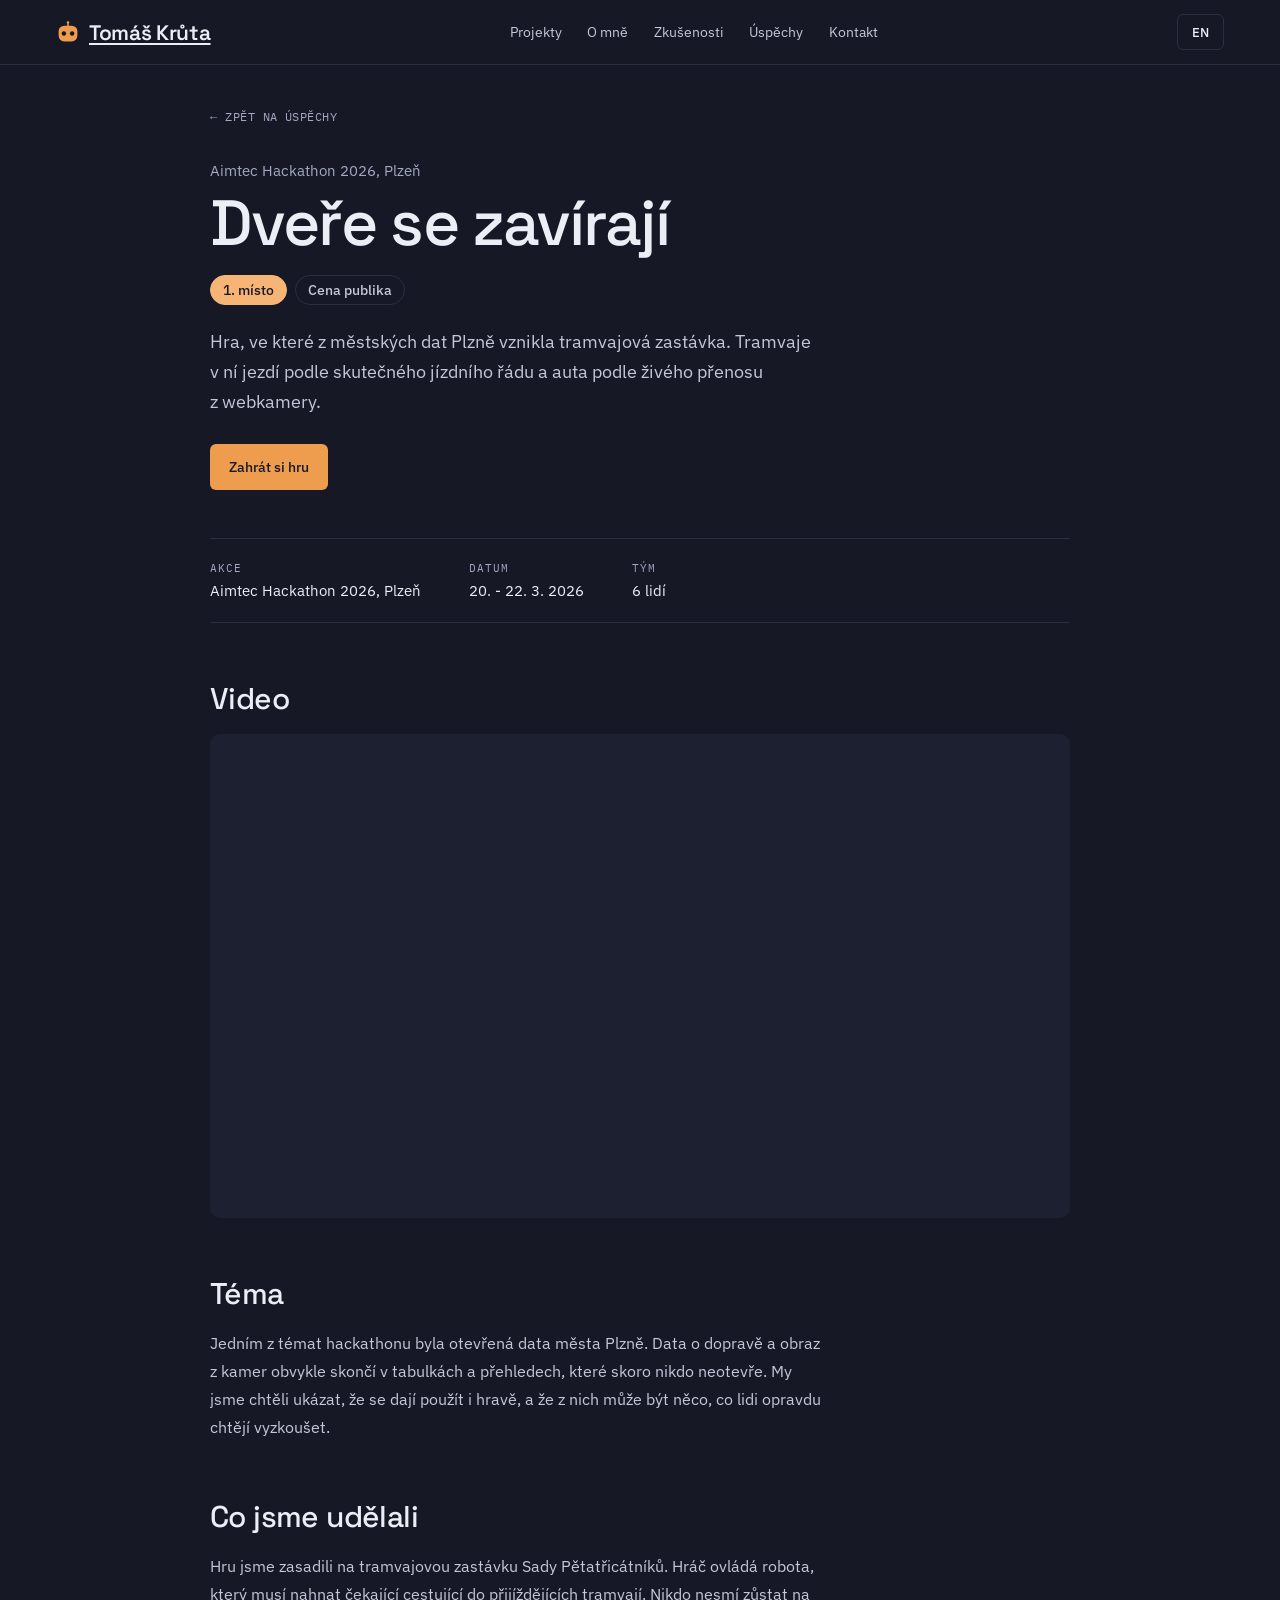
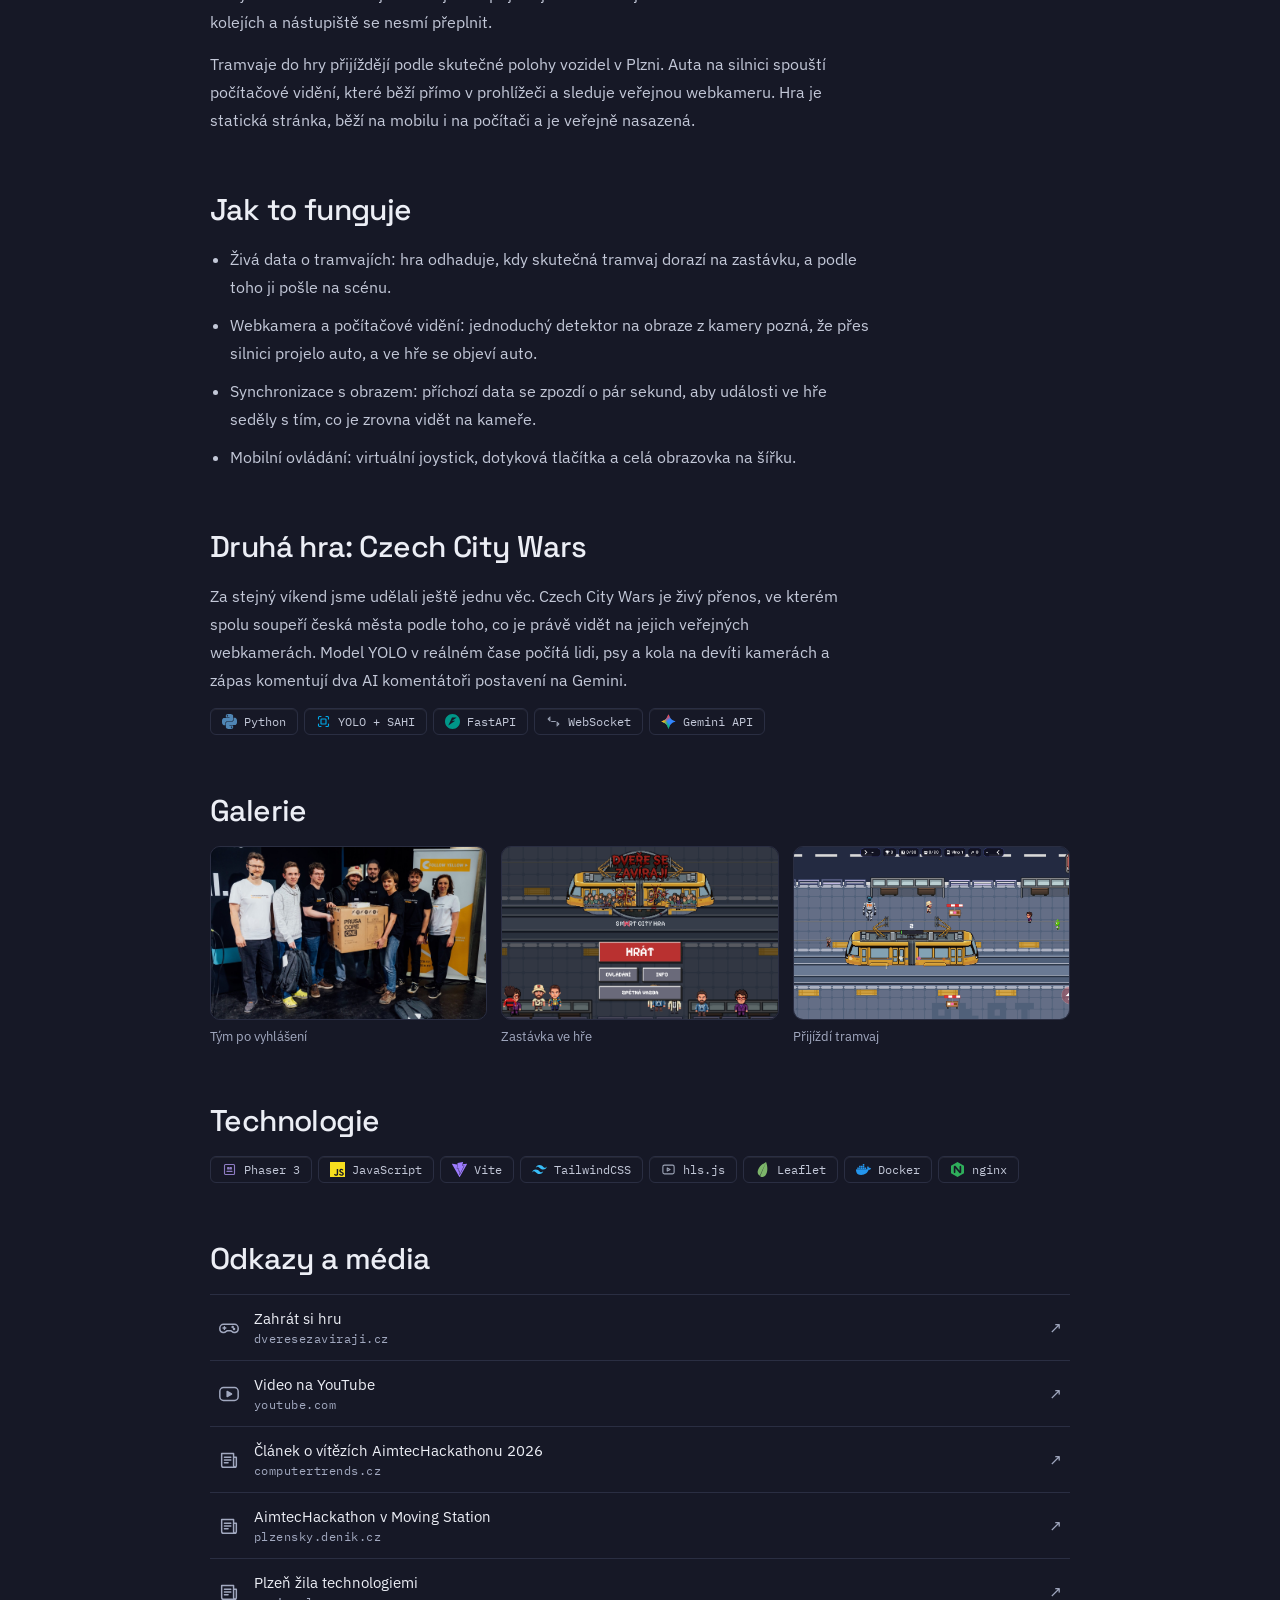
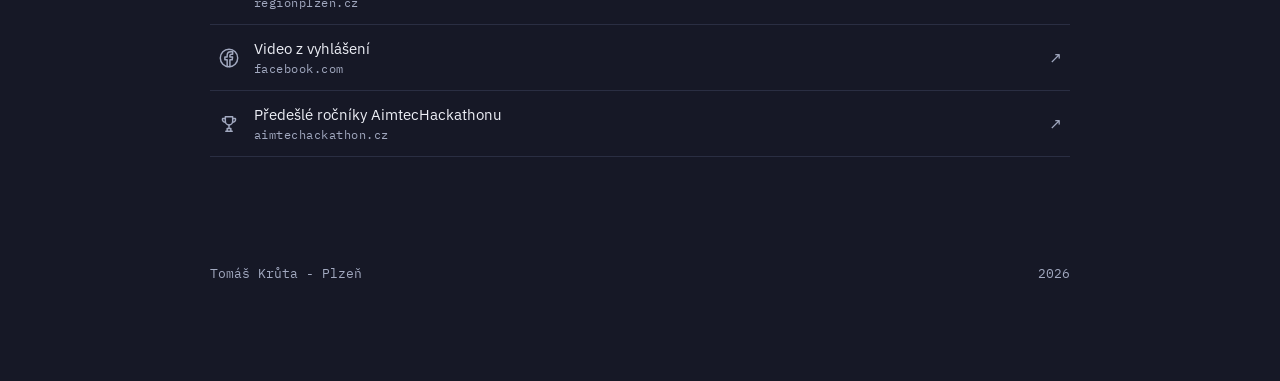
<file: projects/aimtec-hackathon-2026/index.html>
<!DOCTYPE html>
<html lang="cs">
<head>
<meta charset="utf-8">
<meta name="viewport" content="width=device-width, initial-scale=1">
<title data-cs="Dveře se zavírají | Aimtec Hackathon 2026 | Tomáš Krůta" data-en="Dveře se zavírají | Aimtec Hackathon 2026 | Tomáš Krůta">Dveře se zavírají | Aimtec Hackathon 2026 | Tomáš Krůta</title>
<meta name="description" content="Dveře se zavírají: hra na tramvajové zastávce Sady Pětatřicátníků, která využívá živá data z Plzně. 1. místo a cena publika na Aimtec Hackathonu 2026.">
<link rel="canonical" href="https://tomaskruta.dev/projects/aimtec-hackathon-2026/">
<meta name="author" content="Tomáš Krůta">

<link rel="icon" href="../../assets/favicon.svg" type="image/svg+xml">
<link rel="icon" href="../../assets/favicon.ico" sizes="any">
<link rel="apple-touch-icon" href="../../assets/apple-touch-icon.png">
<meta name="theme-color" content="#161826">

<meta property="og:type" content="article">
<meta property="og:url" content="https://tomaskruta.dev/projects/aimtec-hackathon-2026/">
<meta property="og:site_name" content="Tomáš Krůta">
<meta property="og:locale" content="cs_CZ">
<meta property="og:title" content="Dveře se zavírají | Aimtec Hackathon 2026">
<meta property="og:description" content="Hra na tramvajové zastávce Sady Pětatřicátníků, která využívá živá data z Plzně. 1. místo a cena publika na Aimtec Hackathonu 2026.">
<meta property="og:image" content="https://tomaskruta.dev/projects/aimtec-hackathon-2026/gallery/aimtec-2026-screenshot1.png">

<link rel="stylesheet" href="../../css/fonts.css">
<link rel="stylesheet" href="../../css/nocturne.css">
<link rel="stylesheet" href="../../css/portfolio.css">
<link rel="stylesheet" href="../../css/project.css">
</head>
<body>

<nav class="nav">
  <div class="nav-inner">
    <a class="nav-brand" href="../../"><img class="nav-brand__icon" src="../../assets/favicon.svg" alt="" width="24" height="24">Tomáš Krůta</a>
    <div class="nav-links">
      <a href="../../#projekty" data-cs="Projekty" data-en="Work">Projekty</a>
      <a href="../../#o-mne" data-cs="O mně" data-en="About">O mně</a>
      <a href="../../#cv" data-cs="Zkušenosti" data-en="Experience">Zkušenosti</a>
      <a href="../../#uspechy" data-cs="Úspěchy" data-en="Achievements">Úspěchy</a>
      <a href="../../#kontakt" data-cs="Kontakt" data-en="Contact">Kontakt</a>
    </div>
    <button type="button" class="btn btn-secondary" id="lang-toggle" aria-label="Switch to English">EN</button>
  </div>
  <div class="nav__progress" aria-hidden="true"><span id="nav-progress"></span></div>
</nav>

<main class="container project">
  <a class="project__back" href="../../#uspechy" data-cs="← Zpět na úspěchy" data-en="← Back to achievements">← Zpět na úspěchy</a>

  <header class="project__header">
    <p class="project__event" data-cs="Aimtec Hackathon 2026, Plzeň" data-en="Aimtec Hackathon 2026, Plzeň">Aimtec Hackathon 2026, Plzeň</p>
    <h1>Dveře se zavírají</h1>
    <ul class="project__awards">
      <li class="project__award project__award--main" data-cs="1. místo" data-en="1st place">1. místo</li>
      <li class="project__award" data-cs="Cena publika" data-en="Audience award">Cena publika</li>
    </ul>
    <p class="project__lede"
      data-cs="Hra, ve které z městských dat Plzně vznikla tramvajová zastávka. Tramvaje v ní jezdí podle skutečného jízdního řádu a auta podle živého přenosu z webkamery."
      data-en="A game that turns Plzeň's city data into a tram stop. Trams in it run on the real timetable and cars follow a live webcam feed.">Hra, ve které z městských dat Plzně vznikla tramvajová zastávka. Tramvaje v ní jezdí podle skutečného jízdního řádu a auta podle živého přenosu z webkamery.</p>
    <div class="project__actions">
      <a class="btn btn-primary" href="https://dveresezaviraji.cz/" target="_blank" rel="noopener" data-cs="Zahrát si hru" data-en="Play the game">Zahrát si hru</a>
    </div>
  </header>

  <dl class="project__facts">
    <div><dt data-cs="Akce" data-en="Event">Akce</dt><dd>Aimtec Hackathon 2026, Plzeň</dd></div>
    <div><dt data-cs="Datum" data-en="Date">Datum</dt><dd data-cs="20. - 22. 3. 2026" data-en="20 - 22 Mar 2026">20. - 22. 3. 2026</dd></div>
    <div><dt data-cs="Tým" data-en="Team">Tým</dt><dd data-cs="6 lidí" data-en="6 people">6 lidí</dd></div>
  </dl>

  <section class="project__section">
    <h2 data-cs="Video" data-en="Video">Video</h2>
    <div class="project__video">
      <iframe src="https://www.youtube-nocookie.com/embed/n-SaDlcVPPM" title="Dveře se zavírají, video" loading="lazy" allow="accelerometer; encrypted-media; gyroscope; picture-in-picture; fullscreen" referrerpolicy="strict-origin-when-cross-origin" allowfullscreen></iframe>
    </div>
  </section>

  <section class="project__section">
    <h2 data-cs="Téma" data-en="The theme">Téma</h2>
    <p
      data-cs="Jedním z témat hackathonu byla otevřená data města Plzně. Data o dopravě a obraz z kamer obvykle skončí v tabulkách a přehledech, které skoro nikdo neotevře. My jsme chtěli ukázat, že se dají použít i hravě, a že z nich může být něco, co lidi opravdu chtějí vyzkoušet."
      data-en="One of the hackathon themes was Plzeň's open city data. Traffic data and camera feeds usually ends up in tables and dashboards that hardly anyone opens. We wanted to show it can be used in a playful way too, and turned into something people actually want to try.">Jedním z témat hackathonu byla otevřená data města Plzně. Data o dopravě a obraz z kamer obvykle skončí v tabulkách a přehledech, které skoro nikdo neotevře. My jsme chtěli ukázat, že se dají použít i hravě, a že z nich může být něco, co lidi opravdu chtějí vyzkoušet.</p>
  </section>

  <section class="project__section">
    <h2 data-cs="Co jsme udělali" data-en="What we built">Co jsme udělali</h2>
    <p
      data-cs="Hru jsme zasadili na tramvajovou zastávku Sady Pětatřicátníků. Hráč ovládá robota, který musí nahnat čekající cestující do přijíždějících tramvají. Nikdo nesmí zůstat na kolejích a nástupiště se nesmí přeplnit."
      data-en="We set the game at the Sady Pětatřicátníků tram stop. The player controls a robot that has to herd waiting passengers into arriving trams. Nobody may be left on the tracks and the platform must not overflow.">Hru jsme zasadili na tramvajovou zastávku Sady Pětatřicátníků. Hráč ovládá robota, který musí nahnat čekající cestující do přijíždějících tramvají. Nikdo nesmí zůstat na kolejích a nástupiště se nesmí přeplnit.</p>
    <p
      data-cs="Tramvaje do hry přijíždějí podle skutečné polohy vozidel v Plzni. Auta na silnici spouští počítačové vidění, které běží přímo v prohlížeči a sleduje veřejnou webkameru. Hra je statická stránka, běží na mobilu i na počítači a je veřejně nasazená."
      data-en="Trams arrive in the game based on the real positions of vehicles in Plzeň. Cars on the road are triggered by computer vision running right in the browser on a public webcam. The game is a static page, runs on phones and computers, and is publicly deployed.">Tramvaje do hry přijíždějí podle skutečné polohy vozidel v Plzni. Auta na silnici spouští počítačové vidění, které běží přímo v prohlížeči a sleduje veřejnou webkameru. Hra je statická stránka, běží na mobilu i na počítači a je veřejně nasazená.</p>
  </section>

  <section class="project__section">
    <h2 data-cs="Jak to funguje" data-en="How it works">Jak to funguje</h2>
    <ul class="project__list">
      <li data-cs="Živá data o tramvajích: hra odhaduje, kdy skutečná tramvaj dorazí na zastávku, a podle toho ji pošle na scénu."
          data-en="Live tram data: the game estimates when a real tram will reach the stop and sends it onto the scene accordingly.">Živá data o tramvajích: hra odhaduje, kdy skutečná tramvaj dorazí na zastávku, a podle toho ji pošle na scénu.</li>
      <li data-cs="Webkamera a počítačové vidění: jednoduchý detektor na obraze z kamery pozná, že přes silnici projelo auto, a ve hře se objeví auto."
          data-en="Webcam and computer vision: a simple detector on the camera image notices a car crossing the road, and a car appears in the game.">Webkamera a počítačové vidění: jednoduchý detektor na obraze z kamery pozná, že přes silnici projelo auto, a ve hře se objeví auto.</li>
      <li data-cs="Synchronizace s obrazem: příchozí data se zpozdí o pár sekund, aby události ve hře seděly s tím, co je zrovna vidět na kameře."
          data-en="Sync with the video: incoming data is delayed by a few seconds so in-game events match what the camera is showing.">Synchronizace s obrazem: příchozí data se zpozdí o pár sekund, aby události ve hře seděly s tím, co je zrovna vidět na kameře.</li>
      <li data-cs="Mobilní ovládání: virtuální joystick, dotyková tlačítka a celá obrazovka na šířku."
          data-en="Mobile controls: a virtual joystick, touch buttons and landscape fullscreen.">Mobilní ovládání: virtuální joystick, dotyková tlačítka a celá obrazovka na šířku.</li>
    </ul>
  </section>

  <section class="project__section">
    <h2 data-cs="Druhá hra: Czech City Wars" data-en="Second game: Czech City Wars">Druhá hra: Czech City Wars</h2>
    <p
      data-cs="Za stejný víkend jsme udělali ještě jednu věc. Czech City Wars je živý přenos, ve kterém spolu soupeří česká města podle toho, co je právě vidět na jejich veřejných webkamerách. Model YOLO v reálném čase počítá lidi, psy a kola na devíti kamerách a zápas komentují dva AI komentátoři postavení na Gemini."
      data-en="Over the same weekend we built one more thing. Czech City Wars is a livestream where Czech cities compete based on what their public webcams are showing right now. A YOLO model counts people, dogs and bikes on nine cameras in real time, and two AI commentators built on Gemini narrate the match.">Za stejný víkend jsme udělali ještě jednu věc. Czech City Wars je živý přenos, ve kterém spolu soupeří česká města podle toho, co je právě vidět na jejich veřejných webkamerách. Model YOLO v reálném čase počítá lidi, psy a kola na devíti kamerách a zápas komentují dva AI komentátoři postavení na Gemini.</p>
    <div class="stack">
      <span class="tag tag-neutral"><svg class="icon" style="color:#4F86B5" aria-hidden="true"><use href="../../assets/icons/sprite.svg#i-python"></use></svg>Python</span>
      <span class="tag tag-neutral"><svg class="icon" style="color:#00A8E8" aria-hidden="true"><use href="../../assets/icons/sprite.svg#i-scan"></use></svg>YOLO + SAHI</span>
      <span class="tag tag-neutral"><svg class="icon" style="color:#009688" aria-hidden="true"><use href="../../assets/icons/sprite.svg#i-fastapi"></use></svg>FastAPI</span>
      <span class="tag tag-neutral"><svg class="icon" style="color:#9CA3B5" aria-hidden="true"><use href="../../assets/icons/sprite.svg#i-socket"></use></svg>WebSocket</span>
      <span class="tag tag-neutral"><svg class="icon" aria-hidden="true"><use href="../../assets/icons/sprite.svg#i-gemini-color"></use></svg>Gemini API</span>
    </div>
  </section>

  <section class="project__section">
    <h2 data-cs="Galerie" data-en="Gallery">Galerie</h2>
    <div class="gallery">
      <figure class="gallery__item">
        <a href="gallery/aimtec-2026-team.jpg">
          <img src="gallery/aimtec-2026-team.jpg" loading="lazy" width="1400" height="933" alt="Tým po vyhlášení výsledků Aimtec Hackathonu 2026">
        </a>
        <figcaption data-cs="Tým po vyhlášení" data-en="The team after the announcement">Tým po vyhlášení</figcaption>
      </figure>
      <figure class="gallery__item">
        <a href="gallery/aimtec-2026-screenshot1.png">
          <img src="gallery/aimtec-2026-screenshot1.png" loading="lazy" width="2904" height="2062" alt="Snímek obrazovky ze hry Dveře se zavírají">
        </a>
        <figcaption data-cs="Zastávka ve hře" data-en="The tram stop in the game">Zastávka ve hře</figcaption>
      </figure>
      <figure class="gallery__item">
        <a href="gallery/aimtec-2026-screenshot2.png">
          <img src="gallery/aimtec-2026-screenshot2.png" loading="lazy" width="2550" height="1217" alt="Tramvaj přijíždí na zastávku ve hře Dveře se zavírají">
        </a>
        <figcaption data-cs="Přijíždí tramvaj" data-en="A tram pulls in">Přijíždí tramvaj</figcaption>
      </figure>
    </div>
  </section>

  <section class="project__section">
    <h2 data-cs="Technologie" data-en="Tech">Technologie</h2>
    <div class="stack">
      <span class="tag tag-neutral"><svg class="icon" style="color:#8E7CC3" aria-hidden="true"><use href="../../assets/icons/sprite.svg#i-sprite"></use></svg>Phaser 3</span>
      <span class="tag tag-neutral"><svg class="icon" style="color:#F7DF1E" aria-hidden="true"><use href="../../assets/icons/sprite.svg#i-javascript"></use></svg>JavaScript</span>
      <span class="tag tag-neutral"><svg class="icon" style="color:#9E7CFF" aria-hidden="true"><use href="../../assets/icons/sprite.svg#i-vite"></use></svg>Vite</span>
      <span class="tag tag-neutral"><svg class="icon" style="color:#38BDF8" aria-hidden="true"><use href="../../assets/icons/sprite.svg#i-tailwindcss"></use></svg>TailwindCSS</span>
      <span class="tag tag-neutral"><svg class="icon" style="color:#9CA3B5" aria-hidden="true"><use href="../../assets/icons/sprite.svg#i-hls"></use></svg>hls.js</span>
      <span class="tag tag-neutral"><svg class="icon" style="color:#7DB66A" aria-hidden="true"><use href="../../assets/icons/sprite.svg#i-leaflet"></use></svg>Leaflet</span>
      <span class="tag tag-neutral"><svg class="icon" style="color:#2496ED" aria-hidden="true"><use href="../../assets/icons/sprite.svg#i-docker"></use></svg>Docker</span>
      <span class="tag tag-neutral"><svg class="icon" style="color:#2FAF5B" aria-hidden="true"><use href="../../assets/icons/sprite.svg#i-nginx"></use></svg>nginx</span>
    </div>
  </section>

  <section class="project__section">
    <h2 data-cs="Odkazy a média" data-en="Links and media">Odkazy a média</h2>
    <ul class="project__links">
      <li><a href="https://dveresezaviraji.cz/" target="_blank" rel="noopener">
        <svg class="project__icon" viewBox="0 0 24 24" aria-hidden="true"><path d="M6 8h12a4 4 0 0 1 4 4v1a4 4 0 0 1-7 2.6L14 15h-4l-1 .6A4 4 0 0 1 2 13v-1a4 4 0 0 1 4-4z"/><path d="M7 10.5v3M5.5 12h3"/><circle cx="16" cy="11" r=".6"/><circle cx="17.5" cy="13" r=".6"/></svg>
        <span class="project__link-text"><span class="project__link-title" data-cs="Zahrát si hru" data-en="Play the game">Zahrát si hru</span><span class="project__host">dveresezaviraji.cz</span></span>
        <span class="project__arrow" aria-hidden="true">↗</span></a></li>
      <li><a href="https://www.youtube.com/watch?v=n-SaDlcVPPM" target="_blank" rel="noopener">
        <svg class="project__icon" viewBox="0 0 24 24" aria-hidden="true"><rect x="2" y="5" width="20" height="14" rx="4"/><path d="M10 9.2v5.6l4.8-2.8z" class="fill"/></svg>
        <span class="project__link-text"><span class="project__link-title" data-cs="Video na YouTube" data-en="Video on YouTube">Video na YouTube</span><span class="project__host">youtube.com</span></span>
        <span class="project__arrow" aria-hidden="true">↗</span></a></li>
      <li><a href="https://www.computertrends.cz/clanky/aimtechackathon-opet-pomahal-zvitezila-hra-s-daty-uspela-i-chytra-lekovka-a-laser-tag-pro-vozickare/" target="_blank" rel="noopener">
        <svg class="project__icon" viewBox="0 0 24 24" aria-hidden="true"><path d="M4 5h13v13a2 2 0 0 0 2 2H6a2 2 0 0 1-2-2z"/><path d="M17 9h3v9a2 2 0 0 1-2 2"/><path d="M7 9h7M7 12h7M7 15h4"/></svg>
        <span class="project__link-text"><span class="project__link-title" data-cs="Článek o vítězích AimtecHackathonu 2026" data-en="Article on the AimtecHackathon 2026 winners">Článek o vítězích AimtecHackathonu 2026</span><span class="project__host">computertrends.cz</span></span>
        <span class="project__arrow" aria-hidden="true">↗</span></a></li>
      <li><a href="https://plzensky.denik.cz/zpravy_region/plzen-aimtechackathon-programovani-soutez-hackeri-moving-station.html" target="_blank" rel="noopener">
        <svg class="project__icon" viewBox="0 0 24 24" aria-hidden="true"><path d="M4 5h13v13a2 2 0 0 0 2 2H6a2 2 0 0 1-2-2z"/><path d="M17 9h3v9a2 2 0 0 1-2 2"/><path d="M7 9h7M7 12h7M7 15h4"/></svg>
        <span class="project__link-text"><span class="project__link-title" data-cs="AimtecHackathon v Moving Station" data-en="AimtecHackathon at Moving Station">AimtecHackathon v Moving Station</span><span class="project__host">plzensky.denik.cz</span></span>
        <span class="project__arrow" aria-hidden="true">↗</span></a></li>
      <li><a href="https://www.regionplzen.cz/zpravodajstvi/plzen-zila-technologiemi--hackathon-spoj-302011/" target="_blank" rel="noopener">
        <svg class="project__icon" viewBox="0 0 24 24" aria-hidden="true"><path d="M4 5h13v13a2 2 0 0 0 2 2H6a2 2 0 0 1-2-2z"/><path d="M17 9h3v9a2 2 0 0 1-2 2"/><path d="M7 9h7M7 12h7M7 15h4"/></svg>
        <span class="project__link-text"><span class="project__link-title" data-cs="Plzeň žila technologiemi" data-en="Plzeň lived technology">Plzeň žila technologiemi</span><span class="project__host">regionplzen.cz</span></span>
        <span class="project__arrow" aria-hidden="true">↗</span></a></li>
      <li><a href="https://www.facebook.com/aimtecCZ/videos/v%C3%ADt%C4%9Bzstv%C3%AD-i-cenu-publika-si-na-10-ro%C4%8Dn%C3%ADku-odnesla-origin%C3%A1ln%C3%AD-smart-city-hra-dve%C5%99/1639492667371295/" target="_blank" rel="noopener">
        <svg class="project__icon" viewBox="0 0 24 24" aria-hidden="true"><circle cx="12" cy="12" r="9.5"/><path d="M13 21.5V14h2.5l.4-3H13V9.3c0-.9.3-1.5 1.5-1.5H16V5.2a20 20 0 0 0-2.2-.1c-2.2 0-3.8 1.4-3.8 3.9V11H7.5v3H10v7.5"/></svg>
        <span class="project__link-text"><span class="project__link-title" data-cs="Video z vyhlášení" data-en="Video of the announcement">Video z vyhlášení</span><span class="project__host">facebook.com</span></span>
        <span class="project__arrow" aria-hidden="true">↗</span></a></li>
      <li><a href="https://www.aimtechackathon.cz/predesle-rocniky/" target="_blank" rel="noopener">
        <svg class="project__icon" viewBox="0 0 24 24" aria-hidden="true"><path d="M8 4h8v5a4 4 0 0 1-8 0z"/><path d="M8 6H5a3 3 0 0 0 3 4M16 6h3a3 3 0 0 1-3 4"/><path d="M12 13v4M8.5 20h7M10 17h4v3h-4z"/></svg>
        <span class="project__link-text"><span class="project__link-title" data-cs="Předešlé ročníky AimtecHackathonu" data-en="Previous AimtecHackathon editions">Předešlé ročníky AimtecHackathonu</span><span class="project__host">aimtechackathon.cz</span></span>
        <span class="project__arrow" aria-hidden="true">↗</span></a></li>
    </ul>
  </section>

  <footer class="footer">
    <span>Tomáš Krůta - Plzeň</span>
    <span>2026</span>
  </footer>
</main>

<script src="../../js/project.js"></script>
</body>
</html>
</file>
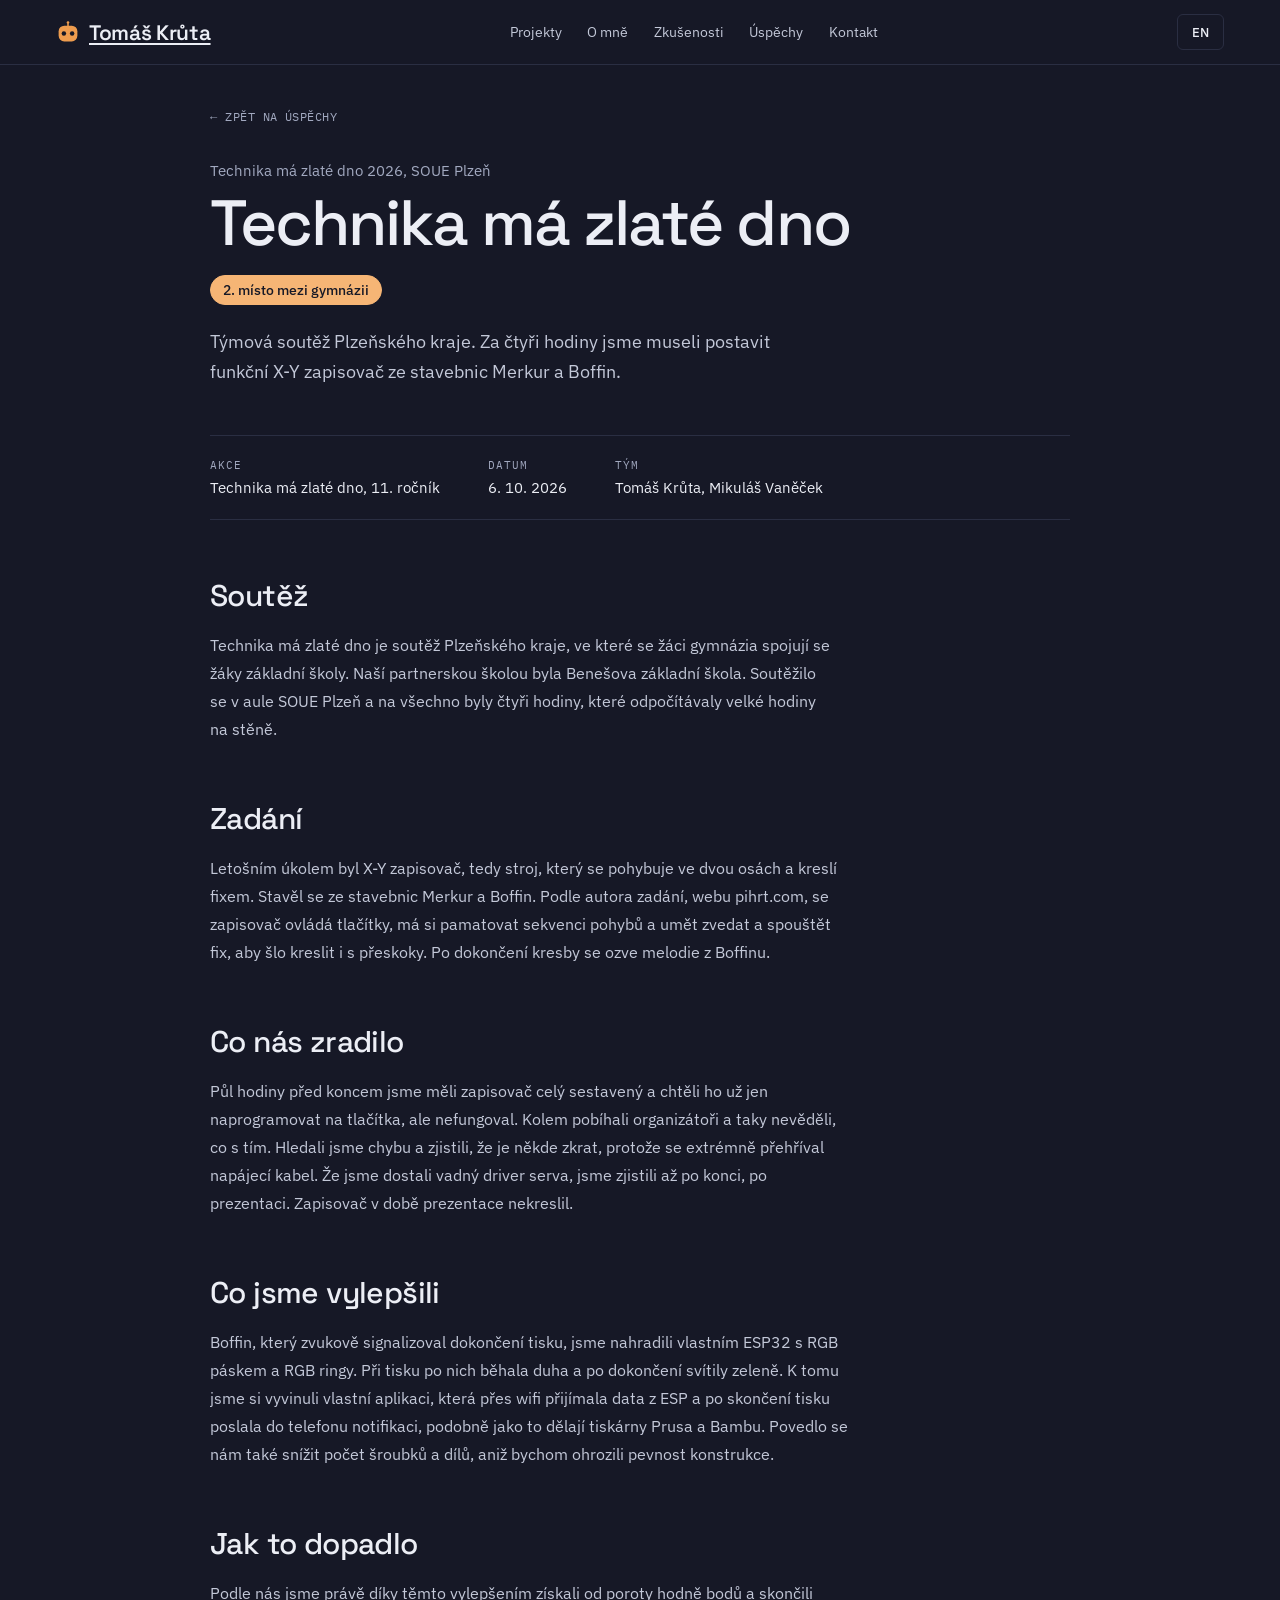
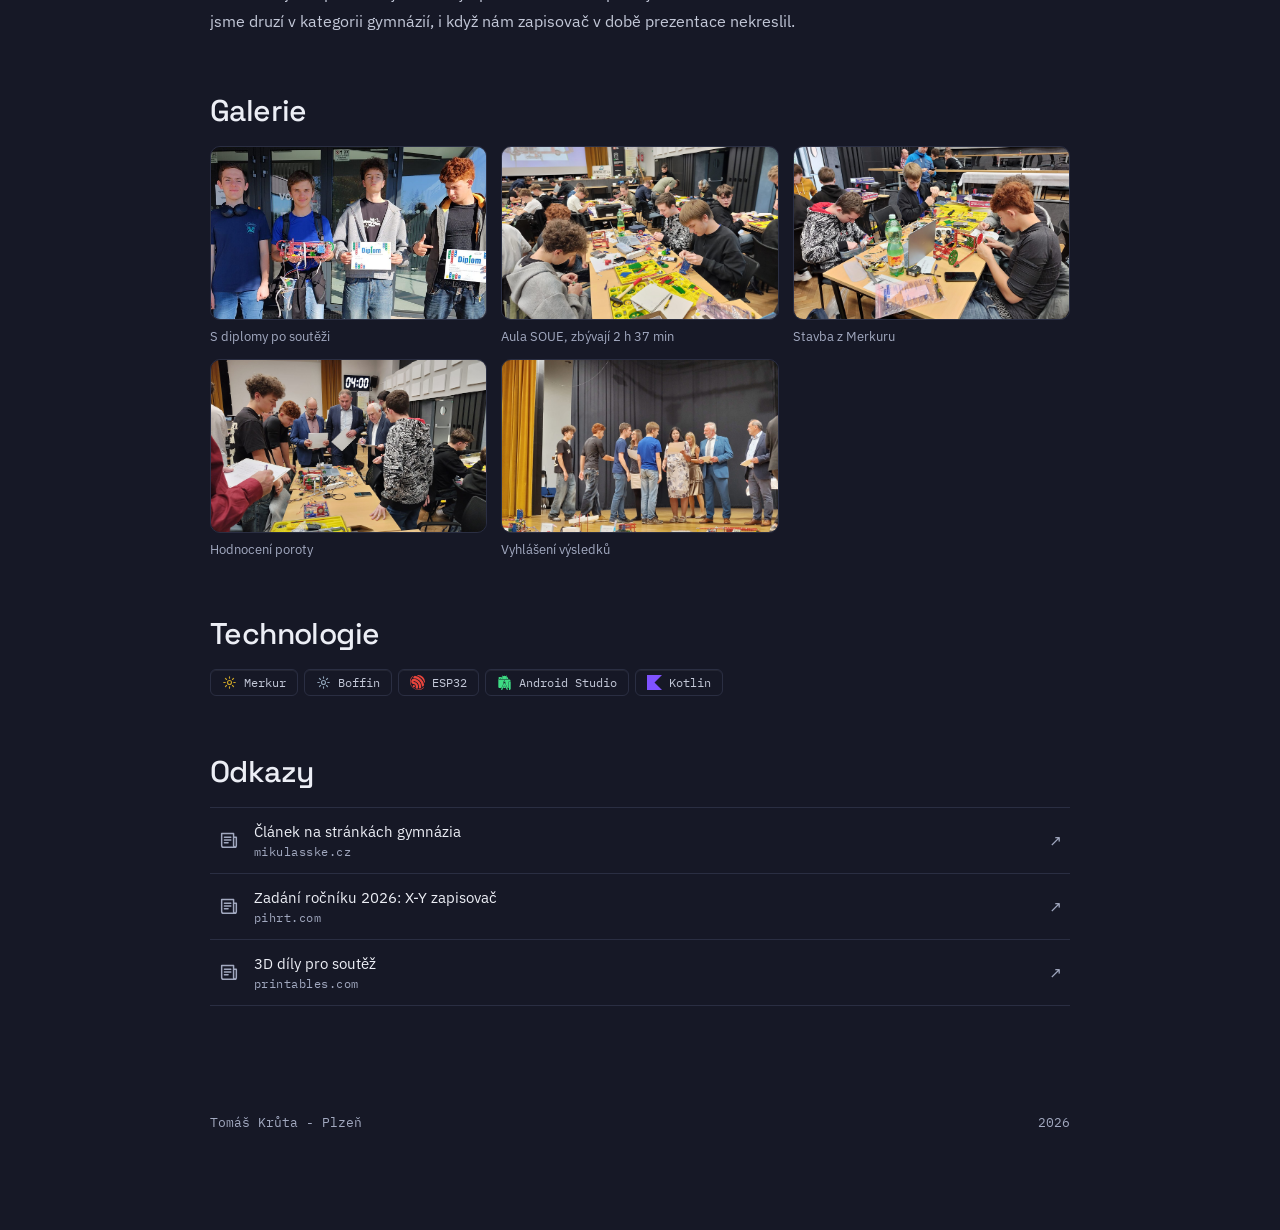
<file: projects/technika-ma-zlate-dno-2026/index.html>
<!DOCTYPE html>
<html lang="cs">
<head>
<meta charset="utf-8">
<meta name="viewport" content="width=device-width, initial-scale=1">
<title data-cs="Technika má zlaté dno 2026 | Tomáš Krůta" data-en="Technika má zlaté dno 2026 | Tomáš Krůta">Technika má zlaté dno 2026 | Tomáš Krůta</title>
<meta name="description" content="Technika má zlaté dno 2026: čtyři hodiny na stavbu X-Y zapisovače ze stavebnic Merkur a Boffin. 2. místo v kategorii gymnázií, SOUE Plzeň.">
<link rel="canonical" href="https://tomaskruta.dev/projects/technika-ma-zlate-dno-2026/">
<meta name="author" content="Tomáš Krůta">

<link rel="icon" href="../../assets/favicon.svg" type="image/svg+xml">
<link rel="icon" href="../../assets/favicon.ico" sizes="any">
<link rel="apple-touch-icon" href="../../assets/apple-touch-icon.png">
<meta name="theme-color" content="#161826">

<meta property="og:type" content="article">
<meta property="og:url" content="https://tomaskruta.dev/projects/technika-ma-zlate-dno-2026/">
<meta property="og:site_name" content="Tomáš Krůta">
<meta property="og:locale" content="cs_CZ">
<meta property="og:title" content="Technika má zlaté dno 2026">
<meta property="og:description" content="Čtyři hodiny na stavbu X-Y zapisovače ze stavebnic Merkur a Boffin. 2. místo v kategorii gymnázií.">
<meta property="og:image" content="https://tomaskruta.dev/projects/technika-ma-zlate-dno-2026/gallery/tmz-2.jpg">

<link rel="stylesheet" href="../../css/fonts.css">
<link rel="stylesheet" href="../../css/nocturne.css">
<link rel="stylesheet" href="../../css/portfolio.css">
<link rel="stylesheet" href="../../css/project.css">
</head>
<body>

<nav class="nav">
  <div class="nav-inner">
    <a class="nav-brand" href="../../"><img class="nav-brand__icon" src="../../assets/favicon.svg" alt="" width="24" height="24">Tomáš Krůta</a>
    <div class="nav-links">
      <a href="../../#projekty" data-cs="Projekty" data-en="Work">Projekty</a>
      <a href="../../#o-mne" data-cs="O mně" data-en="About">O mně</a>
      <a href="../../#cv" data-cs="Zkušenosti" data-en="Experience">Zkušenosti</a>
      <a href="../../#uspechy" data-cs="Úspěchy" data-en="Achievements">Úspěchy</a>
      <a href="../../#kontakt" data-cs="Kontakt" data-en="Contact">Kontakt</a>
    </div>
    <button type="button" class="btn btn-secondary" id="lang-toggle" aria-label="Switch to English">EN</button>
  </div>
  <div class="nav__progress" aria-hidden="true"><span id="nav-progress"></span></div>
</nav>

<main class="container project">
  <a class="project__back" href="../../#uspechy" data-cs="← Zpět na úspěchy" data-en="← Back to achievements">← Zpět na úspěchy</a>

  <header class="project__header">
    <p class="project__event" data-cs="Technika má zlaté dno 2026, SOUE Plzeň" data-en="Technika má zlaté dno 2026, SOUE Plzeň">Technika má zlaté dno 2026, SOUE Plzeň</p>
    <h1>Technika má zlaté dno</h1>
    <ul class="project__awards">
      <li class="project__award project__award--main" data-cs="2. místo mezi gymnázii" data-en="2nd place among grammar schools">2. místo mezi gymnázii</li>
    </ul>
    <p class="project__lede"
      data-cs="Týmová soutěž Plzeňského kraje. Za čtyři hodiny jsme museli postavit funkční X-Y zapisovač ze stavebnic Merkur a Boffin."
      data-en="A Plzeň Region team contest. In four hours we had to build a working X-Y plotter from Merkur and Boffin kits.">Týmová soutěž Plzeňského kraje. Za čtyři hodiny jsme museli postavit funkční X-Y zapisovač ze stavebnic Merkur a Boffin.</p>
  </header>

  <dl class="project__facts">
    <div><dt data-cs="Akce" data-en="Event">Akce</dt><dd data-cs="Technika má zlaté dno, 11. ročník" data-en="Technika má zlaté dno, 11th edition">Technika má zlaté dno, 11. ročník</dd></div>
    <div><dt data-cs="Datum" data-en="Date">Datum</dt><dd data-cs="6. 10. 2026" data-en="6 Oct 2026">6. 10. 2026</dd></div>
    <div><dt data-cs="Tým" data-en="Team">Tým</dt><dd>Tomáš Krůta, Mikuláš Vaněček</dd></div>
  </dl>

  <section class="project__section">
    <h2 data-cs="Soutěž" data-en="The competition">Soutěž</h2>
    <p
      data-cs="Technika má zlaté dno je soutěž Plzeňského kraje, ve které se žáci gymnázia spojují se žáky základní školy. Naší partnerskou školou byla Benešova základní škola. Soutěžilo se v aule SOUE Plzeň a na všechno byly čtyři hodiny, které odpočítávaly velké hodiny na stěně."
      data-en="Technika má zlaté dno is a Plzeň Region contest in which grammar school students team up with primary school pupils. Our partner school was Benešova primary school. It took place in the SOUE Plzeň hall and everything had to be done in four hours, counted down by a big clock on the wall.">Technika má zlaté dno je soutěž Plzeňského kraje, ve které se žáci gymnázia spojují se žáky základní školy. Naší partnerskou školou byla Benešova základní škola. Soutěžilo se v aule SOUE Plzeň a na všechno byly čtyři hodiny, které odpočítávaly velké hodiny na stěně.</p>
  </section>

  <section class="project__section">
    <h2 data-cs="Zadání" data-en="The task">Zadání</h2>
    <p
      data-cs="Letošním úkolem byl X-Y zapisovač, tedy stroj, který se pohybuje ve dvou osách a kreslí fixem. Stavěl se ze stavebnic Merkur a Boffin. Podle autora zadání, webu pihrt.com, se zapisovač ovládá tlačítky, má si pamatovat sekvenci pohybů a umět zvedat a spouštět fix, aby šlo kreslit i s přeskoky. Po dokončení kresby se ozve melodie z Boffinu."
      data-en="This year's task was an X-Y plotter, a machine that moves along two axes and draws with a marker. It was built from Merkur and Boffin kits. According to the author of the task, pihrt.com, the plotter is controlled with buttons, remembers a sequence of moves and can lift and lower the marker so it can draw with jumps. When the drawing is done, a melody plays from the Boffin kit.">Letošním úkolem byl X-Y zapisovač, tedy stroj, který se pohybuje ve dvou osách a kreslí fixem. Stavěl se ze stavebnic Merkur a Boffin. Podle autora zadání, webu pihrt.com, se zapisovač ovládá tlačítky, má si pamatovat sekvenci pohybů a umět zvedat a spouštět fix, aby šlo kreslit i s přeskoky. Po dokončení kresby se ozve melodie z Boffinu.</p>
  </section>

<section class="project__section">
    <h2 data-cs="Co nás zradilo" data-en="What went wrong">Co nás zradilo</h2>
    <p
      data-cs="Půl hodiny před koncem jsme měli zapisovač celý sestavený a chtěli ho už jen naprogramovat na tlačítka, ale nefungoval. Kolem pobíhali organizátoři a taky nevěděli, co s tím. Hledali jsme chybu a zjistili, že je někde zkrat, protože se extrémně přehříval napájecí kabel. Že jsme dostali vadný driver serva, jsme zjistili až po konci, po prezentaci. Zapisovač v době prezentace nekreslil."
      data-en="Half an hour before the end we had the plotter fully assembled and only wanted to program the buttons, but it did not work. Organisers were running around and did not know what to do either. We searched for the fault and found a short circuit somewhere, because the power cable was overheating badly. We only found out that we had been given a faulty servo driver after the end, after the presentation. The plotter was not drawing during the presentation.">Půl hodiny před koncem jsme měli zapisovač celý sestavený a chtěli ho už jen naprogramovat na tlačítka, ale nefungoval. Kolem pobíhali organizátoři a taky nevěděli, co s tím. Hledali jsme chybu a zjistili, že je někde zkrat, protože se extrémně přehříval napájecí kabel. Že jsme dostali vadný driver serva, jsme zjistili až po konci, po prezentaci. Zapisovač v době prezentace nekreslil.</p>
  </section>

  <section class="project__section">
    <h2 data-cs="Co jsme vylepšili" data-en="What we improved">Co jsme vylepšili</h2>
    <p
      data-cs="Boffin, který zvukově signalizoval dokončení tisku, jsme nahradili vlastním ESP32 s RGB páskem a RGB ringy. Při tisku po nich běhala duha a po dokončení svítily zeleně. K tomu jsme si vyvinuli vlastní aplikaci, která přes wifi přijímala data z ESP a po skončení tisku poslala do telefonu notifikaci, podobně jako to dělají tiskárny Prusa a Bambu. Povedlo se nám také snížit počet šroubků a dílů, aniž bychom ohrozili pevnost konstrukce."
      data-en="We replaced the Boffin kit, which signalled the end of drawing with sound, with our own ESP32 driving an RGB strip and RGB rings. A rainbow ran across them while drawing and they turned green when done. On top of that we built our own app that received data from the ESP over wifi and sent a notification to the phone when the drawing finished, similar to what Prusa and Bambu printers do. We also reduced the number of screws and parts without compromising the construction.">Boffin, který zvukově signalizoval dokončení tisku, jsme nahradili vlastním ESP32 s RGB páskem a RGB ringy. Při tisku po nich běhala duha a po dokončení svítily zeleně. K tomu jsme si vyvinuli vlastní aplikaci, která přes wifi přijímala data z ESP a po skončení tisku poslala do telefonu notifikaci, podobně jako to dělají tiskárny Prusa a Bambu. Povedlo se nám také snížit počet šroubků a dílů, aniž bychom ohrozili pevnost konstrukce.</p>
  </section>

  <section class="project__section">
    <h2 data-cs="Jak to dopadlo" data-en="How it went">Jak to dopadlo</h2>
    <p
      data-cs="Podle nás jsme právě díky těmto vylepšením získali od poroty hodně bodů a skončili jsme druzí v kategorii gymnázií, i když nám zapisovač v době prezentace nekreslil."
      data-en="We think these improvements are what earned us a lot of points from the jury and second place in the grammar school category, even though the plotter was not drawing during the presentation.">Podle nás jsme právě díky těmto vylepšením získali od poroty hodně bodů a skončili jsme druzí v kategorii gymnázií, i když nám zapisovač v době prezentace nekreslil.</p>
  </section>

  <section class="project__section">
    <h2 data-cs="Galerie" data-en="Gallery">Galerie</h2>
    <div class="gallery">
      <figure class="gallery__item">
        <a href="gallery/tmz-5.jpg">
          <img src="gallery/tmz-5.jpg" loading="lazy" width="1536" height="631" alt="Čtyři členové týmů před vchodem s diplomy a zapisovačem z Merkuru">
        </a>
        <figcaption data-cs="S diplomy po soutěži" data-en="With the diplomas after the contest">S diplomy po soutěži</figcaption>
      </figure>
      <figure class="gallery__item">
        <a href="gallery/tmz-1.jpg">
          <img src="gallery/tmz-1.jpg" loading="lazy" width="1536" height="1152" alt="Aula SOUE Plzeň plná týmů se žlutými stavebnicemi a odpočítávacími hodinami">
        </a>
        <figcaption data-cs="Aula SOUE, zbývají 2 h 37 min" data-en="The SOUE hall, 2 h 37 min left">Aula SOUE, zbývají 2 h 37 min</figcaption>
      </figure>
      <figure class="gallery__item">
        <a href="gallery/tmz-2.jpg">
          <img src="gallery/tmz-2.jpg" loading="lazy" width="1536" height="1152" alt="Stavba zapisovače ze stavebnice Merkur u stolu s notebookem">
        </a>
        <figcaption data-cs="Stavba z Merkuru" data-en="Building from Merkur">Stavba z Merkuru</figcaption>
      </figure>
      <figure class="gallery__item">
        <a href="gallery/tmz-3.jpg">
          <img src="gallery/tmz-3.jpg" loading="lazy" width="1536" height="1152" alt="Porota hodnotí zapisovač na stole, na hodinách 4:00">
        </a>
        <figcaption data-cs="Hodnocení poroty" data-en="Judging">Hodnocení poroty</figcaption>
      </figure>
      <figure class="gallery__item">
        <a href="gallery/tmz-4.jpg">
          <img src="gallery/tmz-4.jpg" loading="lazy" width="1536" height="1152" alt="Předávání diplomů na pódiu v aule SOUE">
        </a>
        <figcaption data-cs="Vyhlášení výsledků" data-en="The awards">Vyhlášení výsledků</figcaption>
      </figure>
    </div>
  </section>

  <section class="project__section">
    <h2 data-cs="Technologie" data-en="Tech">Technologie</h2>
    <div class="stack">
      <span class="tag tag-neutral"><svg class="icon" style="color:#C9A227" aria-hidden="true"><use href="../../assets/icons/sprite.svg#i-gear"></use></svg>Merkur</span>
      <span class="tag tag-neutral"><svg class="icon" style="color:#8FA3B8" aria-hidden="true"><use href="../../assets/icons/sprite.svg#i-gear"></use></svg>Boffin</span>
      <span class="tag tag-neutral"><svg class="icon" style="color:#E9453D" aria-hidden="true"><use href="../../assets/icons/sprite.svg#i-espressif"></use></svg>ESP32</span>
      <span class="tag tag-neutral"><svg class="icon" style="color:#3DDC84" aria-hidden="true"><use href="../../assets/icons/sprite.svg#i-androidstudio"></use></svg>Android Studio</span>
      <span class="tag tag-neutral"><svg class="icon" style="color:#7F52FF" aria-hidden="true"><use href="../../assets/icons/sprite.svg#i-kotlin"></use></svg>Kotlin</span>
    </div>
  </section>

  <section class="project__section">
    <h2 data-cs="Odkazy" data-en="Links">Odkazy</h2>
    <ul class="project__links">
      <li><a href="https://www.mikulasske.cz/archiv/technika-ma-zlate-dno/" target="_blank" rel="noopener">
        <svg class="project__icon" viewBox="0 0 24 24" aria-hidden="true"><path d="M4 5h13v13a2 2 0 0 0 2 2H6a2 2 0 0 1-2-2z"/><path d="M17 9h3v9a2 2 0 0 1-2 2"/><path d="M7 9h7M7 12h7M7 15h4"/></svg>
        <span class="project__link-text"><span class="project__link-title" data-cs="Článek na stránkách gymnázia" data-en="Article on the school website">Článek na stránkách gymnázia</span><span class="project__host">mikulasske.cz</span></span>
        <span class="project__arrow" aria-hidden="true">↗</span></a></li>
      <li><a href="https://www.pihrt.com/clanky/technika-ma-zlate-dno-2026-x-y-zapisovac" target="_blank" rel="noopener">
        <svg class="project__icon" viewBox="0 0 24 24" aria-hidden="true"><path d="M4 5h13v13a2 2 0 0 0 2 2H6a2 2 0 0 1-2-2z"/><path d="M17 9h3v9a2 2 0 0 1-2 2"/><path d="M7 9h7M7 12h7M7 15h4"/></svg>
        <span class="project__link-text"><span class="project__link-title" data-cs="Zadání ročníku 2026: X-Y zapisovač" data-en="2026 task: the X-Y plotter">Zadání ročníku 2026: X-Y zapisovač</span><span class="project__host">pihrt.com</span></span>
        <span class="project__arrow" aria-hidden="true">↗</span></a></li>
      <li><a href="https://www.printables.com/model/1842091-dily-pro-soutez-tmzd-2026" target="_blank" rel="noopener">
        <svg class="project__icon" viewBox="0 0 24 24" aria-hidden="true"><path d="M4 5h13v13a2 2 0 0 0 2 2H6a2 2 0 0 1-2-2z"/><path d="M17 9h3v9a2 2 0 0 1-2 2"/><path d="M7 9h7M7 12h7M7 15h4"/></svg>
        <span class="project__link-text"><span class="project__link-title" data-cs="3D díly pro soutěž" data-en="3D parts for the contest">3D díly pro soutěž</span><span class="project__host">printables.com</span></span>
        <span class="project__arrow" aria-hidden="true">↗</span></a></li>
    </ul>
  </section>

  <footer class="footer">
    <span>Tomáš Krůta - Plzeň</span>
    <span>2026</span>
  </footer>
</main>

<script src="../../js/project.js"></script>
</body>
</html>
</file>
<file: css/fonts.css>
@font-face{font-family:'IBM Plex Mono';font-style:normal;font-weight:400;font-display:swap;src:url(../assets/fonts/ibm-plex-mono-400-latin-ext.woff2) format('woff2');unicode-range:U+0100-02BA,U+02BD-02C5,U+02C7-02CC,U+02CE-02D7,U+02DD-02FF,U+0304,U+0308,U+0329,U+1D00-1DBF,U+1E00-1E9F,U+1EF2-1EFF,U+2020,U+20A0-20AB,U+20AD-20C0,U+2113,U+2C60-2C7F,U+A720-A7FF}@font-face{font-family:'IBM Plex Mono';font-style:normal;font-weight:400;font-display:swap;src:url(../assets/fonts/ibm-plex-mono-400-latin.woff2) format('woff2');unicode-range:U+0000-00FF,U+0131,U+0152-0153,U+02BB-02BC,U+02C6,U+02DA,U+02DC,U+0304,U+0308,U+0329,U+2000-206F,U+20AC,U+2122,U+2191,U+2193,U+2212,U+2215,U+FEFF,U+FFFD}@font-face{font-family:'IBM Plex Mono';font-style:normal;font-weight:500;font-display:swap;src:url(../assets/fonts/ibm-plex-mono-500-latin-ext.woff2) format('woff2');unicode-range:U+0100-02BA,U+02BD-02C5,U+02C7-02CC,U+02CE-02D7,U+02DD-02FF,U+0304,U+0308,U+0329,U+1D00-1DBF,U+1E00-1E9F,U+1EF2-1EFF,U+2020,U+20A0-20AB,U+20AD-20C0,U+2113,U+2C60-2C7F,U+A720-A7FF}@font-face{font-family:'IBM Plex Mono';font-style:normal;font-weight:500;font-display:swap;src:url(../assets/fonts/ibm-plex-mono-500-latin.woff2) format('woff2');unicode-range:U+0000-00FF,U+0131,U+0152-0153,U+02BB-02BC,U+02C6,U+02DA,U+02DC,U+0304,U+0308,U+0329,U+2000-206F,U+20AC,U+2122,U+2191,U+2193,U+2212,U+2215,U+FEFF,U+FFFD}@font-face{font-family:'IBM Plex Sans';font-style:normal;font-weight:400 500;font-display:swap;src:url(../assets/fonts/ibm-plex-sans-var-latin-ext.woff2) format('woff2');unicode-range:U+0100-02BA,U+02BD-02C5,U+02C7-02CC,U+02CE-02D7,U+02DD-02FF,U+0304,U+0308,U+0329,U+1D00-1DBF,U+1E00-1E9F,U+1EF2-1EFF,U+2020,U+20A0-20AB,U+20AD-20C0,U+2113,U+2C60-2C7F,U+A720-A7FF}@font-face{font-family:'IBM Plex Sans';font-style:normal;font-weight:400 500;font-display:swap;src:url(../assets/fonts/ibm-plex-sans-var-latin.woff2) format('woff2');unicode-range:U+0000-00FF,U+0131,U+0152-0153,U+02BB-02BC,U+02C6,U+02DA,U+02DC,U+0304,U+0308,U+0329,U+2000-206F,U+20AC,U+2122,U+2191,U+2193,U+2212,U+2215,U+FEFF,U+FFFD}@font-face{font-family:'Space Grotesk';font-style:normal;font-weight:500 700;font-display:swap;src:url(../assets/fonts/space-grotesk-var-latin-ext.woff2) format('woff2');unicode-range:U+0100-02BA,U+02BD-02C5,U+02C7-02CC,U+02CE-02D7,U+02DD-02FF,U+0304,U+0308,U+0329,U+1D00-1DBF,U+1E00-1E9F,U+1EF2-1EFF,U+2020,U+20A0-20AB,U+20AD-20C0,U+2113,U+2C60-2C7F,U+A720-A7FF}@font-face{font-family:'Space Grotesk';font-style:normal;font-weight:500 700;font-display:swap;src:url(../assets/fonts/space-grotesk-var-latin.woff2) format('woff2');unicode-range:U+0000-00FF,U+0131,U+0152-0153,U+02BB-02BC,U+02C6,U+02DA,U+02DC,U+0304,U+0308,U+0329,U+2000-206F,U+20AC,U+2122,U+2191,U+2193,U+2212,U+2215,U+FEFF,U+FFFD}
</file>
<file: css/nocturne.css>
:root{--color-bg:#161826;--color-section:#11131f;--color-section-glow:color-mix(in srgb, var(--color-accent) 12%, #1c2035);--color-divider:#2a2e42;--color-text:#eceef5;--color-neutral-300:#c3c8d8;--color-neutral-400:#a2a9c0;--color-accent:oklch(0.76 0.135 62);--color-accent-300:oklch(0.82 0.11 65);--color-accent-200:oklch(0.88 0.085 68);--font-heading:'Space Grotesk','Segoe UI',system-ui,sans-serif;--font-body:'IBM Plex Sans','Segoe UI',system-ui,sans-serif;--font-mono:'IBM Plex Mono',ui-monospace,'Cascadia Mono',Consolas,monospace;--radius-sm:6px;--radius-md:12px}.nav{position:sticky;top:0;z-index:20;background:var(--color-bg);padding:14px clamp(20px,5vw,56px);border-bottom:1px solid var(--color-divider)}.nav-inner{display:flex;align-items:center;justify-content:space-between;gap:clamp(14px,2vw,26px);max-width:1280px;margin:0 auto}.nav-brand{display:flex;align-items:center;gap:9px;font-family:var(--font-heading);font-weight:600;font-size:21px;letter-spacing:-.015em;color:var(--color-text);white-space:nowrap}.nav-brand__icon{width:24px;height:24px;flex:none}.nav-links{display:flex;gap:clamp(14px,2vw,26px);align-items:center}.nav-links a{position:relative;font-size:14px;color:var(--color-neutral-300);text-decoration:none;padding-block:4px;transition:color 180ms ease}.nav-links a:focus-visible,.nav-links a:hover{color:var(--color-accent-200)}.nav-links a.is-active{color:var(--color-accent-200)}.nav-links a::after{content:'';position:absolute;left:0;right:0;bottom:-2px;height:1.5px;background:var(--color-accent);transform:scaleX(0);transform-origin:left;transition:transform 260ms cubic-bezier(.2, .7, .2, 1)}.nav-links a.is-active::after{transform:scaleX(1)}@media (prefers-reduced-motion:reduce){.nav-links a::after{transition:none}}.nav__progress{position:absolute;left:0;right:0;bottom:-1px;height:1.5px;pointer-events:none}.nav__progress span{display:block;height:100%;width:0;background:linear-gradient(to right,color-mix(in srgb,var(--color-accent) 45%,transparent),var(--color-accent));transform-origin:left}.nav{transition:transform 260ms cubic-bezier(.2, .7, .2, 1)}@media (max-width:680px){.nav.nav--hidden{transform:translateY(-100%)}}@media (prefers-reduced-motion:reduce){.nav{transition:none}}@media (max-width:680px){.nav-inner{flex-wrap:wrap;row-gap:12px}.nav-links{order:3;width:100%;justify-content:space-between;gap:6px}.nav-links a{font-size:13px}}.btn{display:inline-flex;align-items:center;gap:8px;min-height:44px;padding:0 18px;border:1px solid transparent;border-radius:var(--radius-sm);font-family:var(--font-body);font-size:14px;font-weight:500;line-height:1;text-decoration:none;cursor:pointer;transition:background 160ms ease,color 160ms ease,border-color 160ms ease,transform 160ms ease,box-shadow 160ms ease}.btn:focus-visible{outline:2px solid var(--color-accent);outline-offset:2px}.btn-primary{background:var(--color-accent);color:#161826}.btn-primary:hover{background:var(--color-accent-300);color:#161826;transform:translateY(-1px);box-shadow:0 4px 14px color-mix(in srgb,var(--color-accent) 25%,transparent)}.btn-secondary{background:0 0;color:var(--color-text);border-color:var(--color-divider)}.btn-secondary:hover{color:var(--color-accent-200);border-color:color-mix(in srgb,var(--color-accent) 45%,transparent);background:color-mix(in srgb,var(--color-accent) 6%,transparent);transform:translateY(-1px)}@media (prefers-reduced-motion:reduce){.btn,.chip,.tag{transition:background 160ms ease,color 160ms ease,border-color 160ms ease}}.nav .btn{min-height:36px;padding:0 14px;font-size:13px}.chip,.tag{display:inline-flex;align-items:center;padding:5px 11px;border-radius:var(--radius-sm);font-size:12px;letter-spacing:.04em;transition:background 160ms ease,color 160ms ease,border-color 160ms ease,transform 160ms ease,box-shadow 160ms ease}.tag{font-family:var(--font-mono);letter-spacing:0}.icon{width:1em;height:1em;flex:none;fill:currentColor}.tag .icon{width:15px;height:15px;margin-right:7px}.chip{font-family:var(--font-body)}.chip,.tag-neutral{background:0 0;color:var(--color-neutral-300);border:1px solid var(--color-divider);box-shadow:inset 0 1px 0 color-mix(in srgb,#fff 6%,transparent)}.tag-neutral:hover{color:var(--color-text);border-color:color-mix(in srgb,var(--color-accent) 40%,var(--color-divider));transform:translateY(-1px)}.chip[aria-pressed=true],.tag-accent{background:color-mix(in srgb,var(--color-accent) 20%,transparent);color:var(--color-accent-200);border:1px solid color-mix(in srgb,var(--color-accent) 45%,transparent)}.chip{cursor:pointer}.chip:hover:not([aria-pressed=true]){color:var(--color-text);border-color:color-mix(in srgb,var(--color-accent) 30%,var(--color-divider))}.chip:focus-visible{outline:2px solid var(--color-accent);outline-offset:2px}.table{width:100%;border-collapse:collapse;text-align:left}.table th{font-family:var(--font-mono);font-weight:500;font-size:11px;letter-spacing:.08em;text-transform:uppercase;color:var(--color-neutral-400);white-space:nowrap;padding:0 18px 12px 0;border-bottom:1px solid var(--color-divider)}.table td{font-size:14px;line-height:1.5;color:var(--color-neutral-300);padding:13px 18px 13px 0;border-bottom:1px solid var(--color-divider)}.table td:last-child,.table td:nth-child(2){font-family:var(--font-mono)}.table td:last-child,.table th:last-child{padding-right:0}.table td:first-child{color:var(--color-text)}.table td:last-child{color:var(--color-accent-200);white-space:nowrap}.table tbody tr:last-child td{border-bottom:none}.lighten{background:color-mix(in srgb,var(--color-text) 6%,var(--color-bg));border:1px solid var(--color-divider)}
</file>
<file: css/portfolio.css>
html{scroll-behavior:smooth;background:#161826}body{margin:0;text-wrap:pretty;background:var(--color-bg);color:var(--color-text);font-family:var(--font-body);min-height:100vh;position:relative}@media (prefers-reduced-motion:reduce){html{scroll-behavior:auto}}@keyframes nocturne-blink{0%,100%{opacity:1}50%{opacity:.25}}::selection{background:var(--color-accent);color:#161826;text-shadow:none}a{color:var(--color-accent);text-underline-offset:3px;transition:color 160ms ease}a:hover{color:var(--color-accent-200)}.container p a{text-decoration:underline;text-decoration-color:color-mix(in srgb,var(--color-accent) 40%,transparent);transition:color 160ms ease,text-decoration-color 160ms ease}.container p a:hover{text-decoration-color:var(--color-accent-200)}.gh-btn{display:inline-flex;align-items:center;gap:8px;min-height:36px;padding:0 14px;border:1px solid color-mix(in srgb,var(--color-accent) 45%,transparent);border-radius:var(--radius-sm);background:color-mix(in srgb,var(--color-accent) 12%,transparent);color:var(--color-accent-200);font-family:var(--font-body);font-size:14px;font-weight:500;text-decoration:none;transition:background 160ms ease,border-color 160ms ease,color 160ms ease,transform 160ms ease,box-shadow 160ms ease}.gh-btn .icon{width:18px;height:18px}.gh-btn__arrow{font-size:13px;opacity:.75}.gh-btn:hover{background:color-mix(in srgb,var(--color-accent) 22%,transparent);border-color:var(--color-accent);color:var(--color-text);transform:translateY(-1px);box-shadow:0 4px 14px color-mix(in srgb,var(--color-accent) 20%,transparent)}@media (prefers-reduced-motion:reduce){.gh-btn{transition:background 160ms ease,border-color 160ms ease,color 160ms ease}}:where(a,button):focus-visible{outline:2px solid var(--color-accent);outline-offset:3px;border-radius:3px}.container{max-width:1280px;margin:0 auto;padding:0 clamp(20px,5vw,56px)}.section-title{font-family:var(--font-heading);font-weight:500;font-size:clamp(34px, 4.4vw, 54px);line-height:1;letter-spacing:-.03em;margin:0 0 32px;color:var(--color-text)}.group-title{font-family:var(--font-heading);font-weight:500;font-size:clamp(26px, 3.2vw, 38px);line-height:1.1;letter-spacing:-.02em;color:var(--color-text);margin:0 0 18px}.group-title--spaced{margin-top:80px}.group-title--filters{margin-bottom:22px}.group-lede{max-width:62ch;margin:-8px 0 28px;color:var(--color-neutral-300);font-size:15px;line-height:1.6}.rule-both,.rule-top{background-image:linear-gradient(to right,transparent,var(--color-divider) 48px,var(--color-divider) calc(100% - 48px),transparent);background-repeat:no-repeat;background-position:top;background-size:100% 1px}.rule-both{background-image:linear-gradient(to right,transparent,var(--color-divider) 48px,var(--color-divider) calc(100% - 48px),transparent),linear-gradient(to right,transparent,var(--color-divider) 48px,var(--color-divider) calc(100% - 48px),transparent);background-repeat:no-repeat,no-repeat;background-position:top,bottom;background-size:100% 1px,100% 1px}.reticle{position:fixed;left:0;top:0;width:26px;height:26px;z-index:60;pointer-events:none;opacity:0;transition:opacity .2s ease;will-change:transform,width,height}.reticle__corner{position:absolute;width:11px;height:11px}.reticle__corner--nw{left:0;top:0;border-left:1.5px solid var(--color-accent);border-top:1.5px solid var(--color-accent)}.reticle__corner--ne{right:0;top:0;border-right:1.5px solid var(--color-accent);border-top:1.5px solid var(--color-accent)}.reticle__corner--sw{left:0;bottom:0;border-left:1.5px solid var(--color-accent);border-bottom:1.5px solid var(--color-accent)}.reticle__corner--se{right:0;bottom:0;border-right:1.5px solid var(--color-accent);border-bottom:1.5px solid var(--color-accent)}.reticle__scan{position:absolute;left:1px;right:1px;top:50%;height:1px;opacity:0;background:linear-gradient(to right,transparent,color-mix(in srgb,var(--color-accent) 55%,transparent),transparent)}.reticle__label{position:absolute;left:0;top:100%;margin-top:7px;display:flex;align-items:center;gap:6px;font-family:var(--font-mono);font-size:11px;letter-spacing:.06em;text-transform:uppercase;white-space:nowrap;color:var(--color-accent-200);opacity:0;transition:opacity 160ms ease}.reticle__dot{width:5px;height:5px;border-radius:50%;background:var(--color-accent);animation:nocturne-blink 1.4s ease-in-out infinite}@media (prefers-reduced-motion:reduce){.reticle__dot{animation:none}}.hero{padding:72px 0 56px}.hero__inner{display:grid;grid-template-columns:minmax(0,1.25fr) minmax(0,0.9fr);gap:clamp(40px,6vw,88px);align-items:start;max-width:1280px;margin:0 auto;padding:0 clamp(20px,5vw,56px)}.hero__titlewrap{display:flex;align-items:center;gap:clamp(20px,3vw,32px)}.hero-photo{display:block;object-fit:cover;object-position:50% 15%;border-radius:var(--radius-sm);flex:none;width:clamp(128px,13vw,172px);height:clamp(128px,13vw,172px)}.hero__heading{min-width:0}.hero .hero__name{color:var(--color-accent-200);font-family:var(--font-heading);font-weight:500;font-size:15px;line-height:1.2;margin:0 0 12px}.hero__headline{max-width:14ch;margin:0;color:var(--color-text);font-family:var(--font-heading);font-weight:500;font-size:clamp(38px, 4.8vw, 62px);line-height:1.04;letter-spacing:-.055em}.hero p{font-size:17px;line-height:1.7;color:var(--color-neutral-300);max-width:54ch;margin:28px 0 0}.hero .hero__intro{margin-top:28px}.hero .hero__note{margin-top:14px;font-size:15px;line-height:1.55;color:var(--color-neutral-400)}.hero__actions{display:flex;flex-wrap:wrap;gap:10px;margin-top:28px}@media (max-width:900px){.hero{padding:56px 0 44px}.hero__inner{grid-template-columns:minmax(0,1fr);gap:40px}.creds{padding-top:26px;border-top:1px solid var(--color-divider)}}@media (max-width:560px){.hero{padding:40px 0 36px}.hero__titlewrap{align-items:flex-start;flex-direction:column;gap:18px}.hero-photo{width:96px;height:96px}.hero__headline{max-width:14ch;font-size:clamp(36px, 10vw, 44px)}.hero .hero__intro{margin-top:22px}.hero__actions{margin-top:22px}.hero__actions .btn{flex:1 1 auto}.hero__actions .btn-primary{flex-grow:0}}@media (max-width:360px){.hero__actions .btn{padding-inline:16px}.hero__actions .btn-primary{flex:1 1 100%}}.creds{padding-top:6px}.creds__label{font-family:var(--font-mono);font-size:12px;letter-spacing:.1em;text-transform:uppercase;color:var(--color-neutral-400);margin:0 0 18px}.creds__lead,.creds__list li{background-image:linear-gradient(to right,transparent,var(--color-divider) 14px,var(--color-divider) calc(100% - 14px),transparent);background-repeat:no-repeat;background-position:bottom;background-size:100% 1px}.creds__lead{position:relative;display:flex;align-items:baseline;gap:16px;padding:0 0 18px 14px;margin-left:-14px;text-decoration:none;color:inherit}.creds__lead::before{content:'';position:absolute;left:0;top:2px;bottom:16px;width:2px;background:var(--color-accent);transform:scaleY(0);transform-origin:center;transition:transform 220ms ease}.creds__lead:hover::before{transform:scaleY(1)}@media (prefers-reduced-motion:reduce){.creds__lead::before{transition:none}}.creds__lead-place{font-family:var(--font-heading);font-weight:700;font-size:34px;line-height:.9;letter-spacing:-.03em;color:var(--color-accent);font-feature-settings:'tnum' 1;flex:none;min-width:44px;transition:color 180ms ease}.creds__lead:hover .creds__lead-place{color:var(--color-accent-200)}.creds__lead-text{min-width:0}.creds__event{display:block;font-family:var(--font-heading);font-weight:500;font-size:19px;line-height:1.25;letter-spacing:-.01em;color:var(--color-text);transition:color 180ms ease}.creds__lead:hover .creds__event{color:var(--color-accent-200)}.creds__meta{display:flex;flex-wrap:wrap;gap:4px 14px;margin-top:8px;font-family:var(--font-mono);font-size:12px;letter-spacing:.02em;color:var(--color-neutral-400);font-feature-settings:'tnum' 1}.creds__go{color:var(--color-accent-300);transition:color 160ms ease}.creds__lead:hover .creds__go{color:var(--color-accent-200)}.creds__list{list-style:none;margin:0;padding:0}.creds__list li{display:flex;align-items:center;gap:16px;padding:12px 0;font-size:14px;line-height:1.4;color:var(--color-neutral-300)}.creds__place{font-family:var(--font-heading);font-weight:700;font-size:15px;color:var(--color-accent-300);font-feature-settings:'tnum' 1;min-width:44px;flex:none}.creds__all{display:inline-block;margin-top:18px;font-family:var(--font-mono);font-weight:500;font-size:13px;letter-spacing:.04em;text-transform:uppercase;text-decoration:none;color:var(--color-accent-300);transition:color 160ms ease,transform 160ms ease}.creds__all::after{content:' →';display:inline-block;transition:transform 160ms ease}.creds__all:hover{color:var(--color-accent-200)}.creds__all:hover::after{transform:translateX(3px)}#projekty{padding:48px 0 0}.entry{position:relative;display:flex;flex-wrap:wrap;gap:14px clamp(24px,4vw,48px);padding:26px 16px;margin-inline:-16px;transition:background-color 220ms ease}.entry::before{content:'';position:absolute;left:0;top:8px;bottom:8px;width:2px;background:var(--color-accent);transform:scaleY(0);transform-origin:center;transition:transform 220ms ease}.entry:hover{background-color:color-mix(in srgb,var(--color-text) 3.5%,transparent)}.entry:hover::before{transform:scaleY(1)}@media (prefers-reduced-motion:reduce){.entry::before{transition:none}}.entry__head{flex:1 1 290px;min-width:0}.entry__body{flex:1 1 330px;min-width:0}.entry__head h4{font-family:var(--font-heading);font-weight:500;font-size:clamp(20px, 2.1vw, 25px);line-height:1.2;letter-spacing:-.015em;margin:0;transition:color 220ms ease}.entry:hover .entry__head h4{color:var(--color-accent-200)}.entry__meta{font-family:var(--font-mono);font-size:12px;letter-spacing:.04em;text-transform:uppercase;color:var(--color-neutral-400);margin:10px 0 0}.entry__body p{font-size:15px;line-height:1.7;margin:0;color:var(--color-neutral-300);max-width:52ch}.stack{display:flex;flex-wrap:wrap;gap:6px;margin:14px 0 0}.entry__aside{display:flex;flex-wrap:wrap;align-items:center;gap:8px 16px;margin:14px 0 0}.entry__aside .stack{margin:0}.entry__toggle{display:none}@media (max-width:680px){.entry{row-gap:10px;padding-block:20px}.entry__head{position:relative}.entry__toggle{display:inline-flex;align-items:center;gap:6px;margin-top:10px;padding:0;background:0 0;border:0;font-family:var(--font-mono);font-size:12px;letter-spacing:.06em;text-transform:uppercase;color:var(--color-accent-300);cursor:pointer}.entry__toggle::before{content:'';position:absolute;inset:-10px 0}.entry__toggle svg{width:12px;height:12px;transition:transform .2s ease}.entry.is-open .entry__toggle svg{transform:rotate(180deg)}.entry:not(.is-open) .entry__body .stack,.entry:not(.is-open) .entry__body>p{display:none}.entry:not(.is-open) .entry__aside{margin-top:0}.entry:not(.is-open) .entry__body:not(:has(.gh-btn)){display:none}}@media (max-width:680px) and (prefers-reduced-motion:reduce){.entry__toggle svg{transition:none}}#o-mne{display:grid;grid-template-columns:minmax(300px,1fr) minmax(240px,380px);gap:32px clamp(24px,5vw,72px);align-items:start;padding:72px 0}@media (max-width:700px){#o-mne{grid-template-columns:1fr}}#o-mne .section-title{margin-bottom:28px}#o-mne p.statement{font-family:var(--font-heading);font-weight:500;font-size:clamp(25px, 3vw, 34px);line-height:1.15;letter-spacing:-.02em;margin:0;max-width:24ch}#o-mne p{font-size:15px;line-height:1.75;color:var(--color-neutral-300);max-width:50ch;margin:22px 0 0}.about__figure{margin:0}.portrait{border-radius:var(--radius-md);width:100%;aspect-ratio:1/1;padding:clamp(16px,3vw,32px);background:var(--color-section);border:1px solid var(--color-divider);box-sizing:border-box;display:flex;align-items:flex-end;justify-content:center}.portrait img{display:block;width:100%;height:100%;object-fit:contain}#cv{padding:72px 0 40px}#uspechy{padding:72px 0 80px}.row{display:flex;flex-wrap:wrap;gap:8px clamp(24px,4vw,48px);padding:20px 0}.row--baseline{align-items:baseline}.row__head{flex:1 1 270px;min-width:0}.row__body{flex:1 1 320px;min-width:0}.row__title{font-family:var(--font-heading);font-weight:500;font-size:18px;line-height:1.3;margin:0}.row__date{font-family:var(--font-mono);font-size:12px;letter-spacing:.04em;text-transform:uppercase;color:var(--color-neutral-400);font-feature-settings:'tnum' 1;margin:8px 0 0}.row__body p{font-size:15px;line-height:1.7;margin:0;color:var(--color-neutral-300)}.row__body--inline{display:flex;flex-wrap:wrap;align-items:center;gap:8px 16px}.award{position:relative;z-index:0;display:flex;flex-wrap:wrap;align-items:baseline;gap:16px clamp(24px,4vw,48px);padding:34px clamp(16px,3vw,28px) 36px;margin-inline:clamp(-16px,-3vw,-28px)}.award::before{content:'';position:absolute;inset:0;z-index:-1;background:color-mix(in srgb,var(--color-text) 2.5%,transparent);border-radius:var(--radius-md)}.award::after{content:'';position:absolute;left:0;top:8px;bottom:8px;width:2px;background:var(--color-accent);transform:scaleY(0);transform-origin:center;transition:transform 220ms ease}.award:hover::after{transform:scaleY(1)}@media (prefers-reduced-motion:reduce){.award::after{transition:none}}.award--link{cursor:pointer}.award__stretch::before{content:'';position:absolute;inset:0;z-index:1}.award--link .award__link:not(.award__stretch){position:relative;z-index:2}.award--link:hover .award__title{color:var(--color-accent-200)}.award+.award,.award+.row{margin-top:18px}.award--link::before{border:1px solid transparent;transition:border-color .2s ease,background .2s ease}.award--link:hover::before{border-color:color-mix(in srgb,var(--color-accent) 35%,transparent);background:color-mix(in srgb,var(--color-text) 4%,transparent)}.award__link.award__stretch{display:inline-flex;align-items:center;min-height:36px;padding:0 14px;border:1px solid color-mix(in srgb,var(--color-accent) 45%,transparent);border-radius:var(--radius-sm);color:var(--color-accent-200);transition:background 160ms ease,border-color 160ms ease,transform 160ms ease}.award--link:hover .award__stretch{background:color-mix(in srgb,var(--color-accent) 12%,transparent);border-color:var(--color-accent);transform:translateX(3px)}.award__stretch:focus-visible{outline:2px solid var(--color-accent);outline-offset:2px}@media (prefers-reduced-motion:reduce){.award__link.award__stretch{transition:none}.award--link:hover .award__stretch{transform:none}}.award__place{flex:none;display:flex;align-items:baseline;gap:9px;margin:0;width:120px}.award__num{font-family:var(--font-heading);font-weight:700;font-size:clamp(44px, 5.2vw, 62px);line-height:.82;letter-spacing:-.04em;color:var(--color-accent);font-feature-settings:'tnum' 1}.award__place-label{font-family:var(--font-mono);font-size:12px;letter-spacing:.1em;text-transform:uppercase;color:var(--color-accent-300);line-height:1.3}.award__head{flex:1 1 240px;min-width:0}.award__body{flex:1 1 320px;min-width:0}.award__title{font-family:var(--font-heading);font-weight:500;font-size:clamp(20px, 2.1vw, 24px);line-height:1.25;letter-spacing:-.015em;margin:0}.award__date{font-family:var(--font-mono);font-size:12px;letter-spacing:.04em;text-transform:uppercase;color:var(--color-neutral-400);font-feature-settings:'tnum' 1;margin:8px 0 0}.award__body p{font-size:15px;line-height:1.7;color:var(--color-neutral-300);margin:0;max-width:52ch}.award__link{display:inline-block;margin-top:14px;font-family:var(--font-mono);font-size:12px;letter-spacing:.04em;text-transform:uppercase;text-decoration:none;color:var(--color-accent-300)}.award__link:hover{color:var(--color-accent-200)}.award__link+.award__link{margin-left:18px}.filters{display:flex;flex-wrap:wrap;gap:18px 36px;margin:0 0 22px}.filters__label{font-family:var(--font-mono);font-size:12px;letter-spacing:.08em;text-transform:uppercase;color:var(--color-neutral-400);margin:0 0 8px}.filters__options{display:flex;flex-wrap:wrap;gap:6px}.table-wrap{overflow-x:auto}.table-wrap .table{min-width:620px;font-feature-settings:'tnum' 1}.table tbody tr{transition:background-color 160ms ease}.table tbody tr:hover{background-color:color-mix(in srgb,var(--color-text) 3.5%,transparent)}.table tbody tr:hover td:first-child{color:var(--color-accent-200)}.table-empty{font-size:15px;line-height:1.7;color:var(--color-neutral-300);margin:18px 0 0}.table-count{font-family:var(--font-mono);font-size:12px;letter-spacing:.02em;color:var(--color-neutral-400);margin:14px 0 0}#kontakt{color:var(--color-text)}.contact__inner{max-width:1280px;margin:0 auto;padding:80px clamp(20px,5vw,56px)}#kontakt p.statement{font-family:var(--font-heading);font-weight:500;font-size:clamp(24px, 2.8vw, 32px);line-height:1.1;letter-spacing:-.025em;margin:0}.contact__grid{display:flex;flex-wrap:wrap;justify-content:space-between;gap:26px clamp(24px,4vw,48px);margin-top:48px}.contact__label{font-family:var(--font-mono);font-size:12px;letter-spacing:.08em;text-transform:uppercase;color:var(--color-neutral-300);margin:0 0 6px}.contact__value{display:inline-block;font-family:var(--font-heading);font-weight:500;font-size:16px;color:var(--color-accent-200);margin:0;text-decoration:none;border-bottom:1px solid color-mix(in srgb,var(--color-accent) 35%,transparent);padding-bottom:2px;transition:color 160ms ease,border-color 160ms ease}.contact__value:hover{color:var(--color-text);border-bottom-color:var(--color-accent-200)}.contact__value--email{overflow-wrap:anywhere}.contact__value--static{border-bottom-color:transparent;cursor:default}.stackgroups{grid-column:1/-1;padding-top:8px}.stackgroups__grid{display:grid;grid-template-columns:repeat(auto-fit,minmax(250px,1fr));align-items:start;gap:28px clamp(24px,4vw,48px)}.stackgroup__label{display:flex;align-items:center;justify-content:space-between;gap:10px;cursor:pointer;list-style:none;font-family:var(--font-mono);font-size:12px;letter-spacing:.08em;text-transform:uppercase;color:var(--color-neutral-300);margin:0;padding-bottom:12px;background-image:linear-gradient(to right,var(--color-divider),var(--color-divider) calc(100% - 14px),transparent);background-repeat:no-repeat;background-position:bottom;background-size:100% 1px;transition:color 160ms ease}.stackgroup__label::-webkit-details-marker{display:none}.stackgroup__label::marker{display:none}.stackgroup__label::after{content:'';width:7px;height:7px;flex:none;border-right:1.5px solid currentColor;border-bottom:1.5px solid currentColor;transform:rotate(45deg);transition:transform 180ms ease}.stackgroup:hover .stackgroup__label,.stackgroup[open] .stackgroup__label{color:var(--color-accent-200)}.stackgroup[open] .stackgroup__label::after{transform:rotate(-135deg)}.stackgroup:not([open]) .stackgroup__panel,.stackgroup[open] .stackgroup__panel{display:grid;grid-template-rows:1fr;margin-top:14px;overflow:hidden;transition:grid-template-rows 260ms cubic-bezier(.2, .7, .2, 1),margin-top 260ms ease}.stackgroup:not([open]) .stackgroup__panel{grid-template-rows:0fr;margin-top:0}.stackgroup__panel .stacklist{min-height:0}@media (prefers-reduced-motion:reduce){.stackgroup__panel{transition:none}}.stacklist{list-style:none;margin:0;padding:0;display:grid;gap:4px}.stackitem{display:flex;align-items:center;gap:14px;padding:6px 0;font-size:16px;color:var(--color-text)}.stackitem__icon{width:30px;height:30px;transition:transform 180ms cubic-bezier(.2, .7, .2, 1)}.stackitem:hover .stackitem__icon{transform:scale(1.12)}@media (max-width:680px){.stackgroups__grid{gap:24px}.stacklist{grid-template-columns:repeat(2,minmax(0,1fr));column-gap:12px;row-gap:2px}.stackitem{gap:10px;padding:5px 0;font-size:14px}.stackitem__icon{width:24px;height:24px}}@media (prefers-reduced-motion:reduce){.stackitem__icon{transition:none}}.complogo{width:22px;height:22px;object-fit:contain;flex:none;border-radius:4px}.complogo--glyph{box-sizing:border-box;padding:3px;color:var(--color-accent-300);border:1px solid var(--color-divider)}.complogo--fo{border-radius:50%;box-shadow:0 0 0 1.5px color-mix(in srgb,var(--color-accent) 70%,transparent),0 0 10px color-mix(in srgb,var(--color-accent) 35%,transparent)}@keyframes fo-orbit{to{transform:rotate(-360deg)}}.table tbody tr:hover .complogo--fo{animation:fo-orbit 6s linear infinite}@media (prefers-reduced-motion:reduce){.table tbody tr:hover .complogo--fo{animation:none}}.complogo--lead{width:38px;height:38px;border-radius:7px;align-self:center}.complogo--award{width:40px;height:40px;border-radius:8px}.complogo--row{width:28px;height:28px;border-radius:6px}.award__title,.row__title--logo{display:flex;align-items:center;gap:14px}.compcell{display:inline-flex;align-items:center;gap:10px}.contact__item{display:flex;align-items:center;gap:16px;min-width:0}.contact__icon{width:40px;height:40px;color:var(--color-accent-300)}.contact__text{min-width:0}.contact__copy{position:relative;font-family:var(--font-heading);background:0 0;border:0;border-bottom:1px solid color-mix(in srgb,var(--color-accent) 35%,transparent);padding:0 0 2px;cursor:pointer;text-align:left}.contact__copy::after{content:attr(data-hint);position:absolute;left:0;top:calc(100% + 6px);white-space:nowrap;font-family:var(--font-mono);font-size:11px;letter-spacing:.06em;text-transform:uppercase;color:var(--color-accent-300);opacity:0;transition:opacity 160ms ease}.contact__copy.is-copied::after,.contact__copy:focus-visible::after,.contact__copy:hover::after{opacity:1}.contact__value--todo{color:var(--color-neutral-400);border-bottom:1px dashed color-mix(in srgb,var(--color-neutral-400) 60%,transparent);font-family:var(--font-mono);font-size:14px}.footer{display:flex;flex-wrap:wrap;justify-content:space-between;gap:12px;padding:36px 0;font-family:var(--font-mono);font-size:13px;color:var(--color-neutral-400)}.reveal{transition:opacity 420ms ease,transform 420ms ease}.reveal.is-hidden{opacity:0;transform:translateY(8px)}@media (prefers-reduced-motion:reduce){.reveal,.reveal.is-hidden{opacity:1;transform:none;transition:none}}@media print{.reveal,.reveal.is-hidden{opacity:1!important;transition:none!important}.nav,.reticle{display:none!important}body{background:#fff;color:#000}.hero::after,.hero::before{display:none!important}}.res{display:grid;grid-template-columns:140px auto;justify-content:start;gap:14px;line-height:1.7}.res__round{font-family:var(--font-body);font-size:13px;color:var(--color-neutral-400)}.res b{font-weight:600;color:var(--color-accent-200);font-feature-settings:'tnum' 1}.award__stack,.row__body .stack{margin-top:14px}.award__body .award__stack+.award__link{margin-top:16px}.row--link{position:relative;cursor:pointer}.row--link .award__stretch{margin-top:14px}.row--link:hover .row__title{color:var(--color-accent-200)}.row--link:hover .award__stretch{border-color:var(--color-accent);background:color-mix(in srgb,var(--color-accent) 12%,transparent);transform:translateX(3px)}#tym{padding:40px 0 80px}.team__intro{margin:-12px 0 40px;color:var(--color-neutral-400);max-width:60ch}.team__grid{list-style:none;margin:0;padding:0;display:grid;grid-template-columns:repeat(4,minmax(0,1fr));gap:clamp(16px,2.4vw,32px)}.team__card{text-align:center;min-width:0}.team__frame{display:block;overflow:hidden;border-radius:22px;border:1px solid var(--color-divider);background:var(--color-section);aspect-ratio:384/534}.team__photo{display:block;width:100%;height:100%;object-fit:cover;transform:scale(1.1)}.team__name{margin:16px 0 4px;font-family:var(--font-heading);font-weight:500;font-size:clamp(15px, 1.6vw, 20px);letter-spacing:.06em;text-transform:uppercase;color:var(--color-text);overflow-wrap:anywhere}.team__role{margin:0 0 8px;color:var(--color-neutral-300);font-size:15px}.team__links{margin:0;display:flex;flex-wrap:wrap;justify-content:center;gap:4px 14px;font-size:14px}.team__links a{color:var(--color-accent);text-decoration:none}.team__links a:focus-visible,.team__links a:hover{color:var(--color-accent-200);text-decoration:underline}@media (max-width:700px){.team__grid{grid-template-columns:repeat(2,minmax(0,1fr));gap:24px 14px}.team__role{font-size:14px}}a[href],button,input[type=checkbox],input[type=range],label[for],summary{cursor:pointer}#kontakt{background:var(--color-bg)}.contact__inner{max-width:1180px;margin:0 auto clamp(40px,7vw,96px);padding:clamp(32px,5vw,64px);display:grid;grid-template-columns:minmax(0,1fr) minmax(0,1.25fr);gap:24px clamp(32px,6vw,96px);align-items:center;border-radius:28px;background:var(--color-section);border:1px solid var(--color-divider)}.contact__inner>.section-title{position:absolute;width:1px;height:1px;overflow:hidden;clip-path:inset(50%)}#kontakt p.statement--contact{font-size:clamp(44px, 6.4vw, 84px);line-height:.95;letter-spacing:-.035em;grid-column:1;grid-row:1}#kontakt .statement__a,#kontakt .statement__b{display:block}#kontakt .statement__a{color:var(--color-text)}#kontakt .statement__b{color:var(--color-neutral-400)}.contact__grid{grid-column:2;grid-row:1;display:block;margin:0;border-top:1px solid var(--color-divider)}.contact__item{display:grid;grid-template-columns:clamp(80px,12vw,130px) minmax(0,1fr);align-items:center;gap:16px;padding:20px 0;border-bottom:1px solid var(--color-divider)}.contact__icon{display:none}.contact__text{display:contents}.contact__label{margin:0;font:400 13px/1.2 var(--font-body);letter-spacing:0;text-transform:none;color:var(--color-neutral-400)}.contact__copy,.contact__value{justify-self:start;border-bottom:0;padding:0;font-size:clamp(17px, 2vw, 24px);color:var(--color-text)}.contact__copy:hover,.contact__value:hover{color:var(--color-accent-200)}a.contact__value[target="_blank"]::after{content:"↗";margin-left:10px;font-size:.7em;color:var(--color-neutral-400)}@media (max-width:860px){.contact__inner{grid-template-columns:minmax(0,1fr);border-radius:22px}#kontakt p.statement--contact,.contact__grid{grid-column:1;grid-row:auto}}.hero .hero__cycler{font-family:var(--font-heading);font-weight:500;font-size:clamp(34px, 4.4vw, 58px);line-height:1.08;letter-spacing:-.04em;color:var(--color-text);margin:0;max-width:20ch;overflow-wrap:anywhere;min-height:2.2em}.sr-only{position:absolute;width:1px;height:1px;padding:0;margin:-1px;overflow:hidden;clip:rect(0 0 0 0);white-space:nowrap;border:0}.hero__caret{display:inline-block;width:3px;height:.74em;margin-left:5px;vertical-align:-.06em;background:var(--color-accent);animation:nocturne-blink 1s ease-in-out infinite}@media (prefers-reduced-motion:reduce){.hero__caret{animation:none;opacity:.6}}.reticle__label,.reticle__scan{display:none!important}.award--plain{margin-inline:0;padding:30px 0 32px}.award--plain::after,.award--plain::before{display:none}.award--plain .award__place{width:190px}@media (max-width:700px){.hero__actions .btn,.hero__actions .btn-primary{flex:0 0 auto}.creds__lead{align-items:center}.creds__label{margin-bottom:22px}.award,.award--plain{display:grid;grid-template-columns:auto minmax(0,1fr);align-items:center;gap:6px 16px;margin-inline:0;padding:22px 0 24px}.award::before{inset:0 -12px}.award--plain .award__place,.award__place{width:auto;flex-direction:column;align-items:flex-start;gap:2px}.award__place-label{font-size:10px;max-width:12ch}.award__num{font-size:40px}.award__head{flex:none}.award__body{grid-column:1/-1}.award__stack,.row__body .stack{display:none}}.hero-photo{border-radius:18px;box-shadow:0 0 0 1px var(--color-divider)}.hero .hero__cycler{font-size:clamp(36px, 5vw, 68px)}.hero .hero__intro{font-size:18px;max-width:46ch;color:var(--color-neutral-200,var(--color-neutral-300))}.hero__actions{margin-top:32px}.creds__label{font-size:11px;letter-spacing:.14em}@media (min-width:901px){.hero__inner{align-items:center}}.contact__inner{position:relative;overflow:hidden;background:var(--color-section)}.contact__cta{grid-column:1;grid-row:2;justify-self:start;align-self:start}.contact__grid{grid-row:1/span 2}.contact__value--email{font-size:clamp(18px, 2.2vw, 26px)}@media (max-width:860px){#kontakt{padding-inline:16px}.contact__inner{padding:28px 22px 8px;gap:20px}#kontakt p.statement--contact{font-size:clamp(44px, 14vw, 64px)}.contact__cta{grid-row:auto;justify-self:stretch;width:auto;justify-content:center;text-align:center}.contact__grid{grid-row:auto;margin-top:8px}.contact__item{grid-template-columns:minmax(0,1fr);gap:6px;padding:16px 0}.contact__value--email{font-size:clamp(16px, 5vw, 20px)}}#kontakt{padding-top:clamp(56px,9vw,128px)}.vrchni{position:fixed;left:16px;bottom:6px;z-index:60;width:76px;height:auto;display:block;cursor:pointer;filter:drop-shadow(0 6px 10px rgba(0, 0, 0, .45));will-change:transform}.vrchni svg{display:block;width:100%;height:auto;overflow:visible}.vrchni .vr__cup{fill:#1f3fa8}.vrchni .vr__water{transform-origin:60px 8px;transform-box:view-box}.vrchni .vr__eye{transform-origin:121px 32.5px;transform-box:view-box;transition:transform 80ms ease}.vrchni.is-blink .vr__eye{transform:scaleY(.1)}.vrchni .vr__wheel{transform-box:view-box}.vrchni:focus-visible .vr__body,.vrchni:hover .vr__body{filter:brightness(1.25)}@media (max-width:700px){.vrchni{width:54px;left:10px;bottom:4px}}@media (prefers-reduced-motion:reduce){.vrchni{display:none}}.rider{position:fixed;left:0;bottom:4px;z-index:61;display:none;pointer-events:auto;padding:40px 30px 0;margin:0 -30px;box-sizing:content-box;cursor:default;will-change:transform;filter:drop-shadow(0 6px 10px rgba(0, 0, 0, .45))}.rider svg{display:block;width:100%;height:auto;overflow:visible}.rider .rd__wheel{transform-box:view-box}.rider--formula{width:150px}.rider--go2{width:104px;bottom:2px}@media (max-width:700px){.rider--formula{width:110px}.rider--go2{width:78px}}@media (prefers-reduced-motion:reduce){.rider{display:none!important}}.rider svg,.vrchni svg{transition:transform 220ms cubic-bezier(.2,.8,.3,1.3);transform-origin:50% 100%}.rider.is-hover svg,.vrchni:focus-visible svg,.vrchni:hover svg{transform:scale(1.4)}
</file>
<file: css/project.css>
.project{padding-top:40px;padding-bottom:64px;max-width:860px}.project__back{display:inline-block;font-family:var(--font-mono);font-size:12px;letter-spacing:.04em;text-transform:uppercase;text-decoration:none;color:var(--color-neutral-400);margin-bottom:36px}.project__back:hover{color:var(--color-accent-200)}.project__event{font-size:15px;color:var(--color-neutral-400);margin:0 0 10px}.project__awards{display:flex;flex-wrap:wrap;gap:8px;list-style:none;margin:0 0 22px;padding:0}.project__award{font-size:14px;font-weight:500;line-height:1;padding:7px 12px;border-radius:999px;color:var(--color-neutral-300);border:1px solid var(--color-divider)}.project__award--main{color:#161826;background:var(--color-accent-300);border-color:var(--color-accent-300)}.project__header h1{font-family:var(--font-heading);font-weight:500;font-size:clamp(38px, 6vw, 64px);line-height:1.05;letter-spacing:-.03em;margin:0 0 18px}.project__lede{font-size:18px;line-height:1.65;color:var(--color-neutral-300);max-width:56ch;margin:0}.project__actions{margin-top:28px}.project__facts{display:flex;flex-wrap:wrap;gap:20px 48px;margin:48px 0 0;padding:22px 0;border-top:1px solid var(--color-divider);border-bottom:1px solid var(--color-divider)}.project__facts dt{font-family:var(--font-mono);font-size:11px;letter-spacing:.08em;text-transform:uppercase;color:var(--color-neutral-400);margin-bottom:6px}.project__facts dd{margin:0;font-size:15px;color:var(--color-text)}.project__section{margin-top:56px}.project__section h2{font-family:var(--font-heading);font-weight:500;font-size:clamp(24px, 3vw, 30px);letter-spacing:-.02em;margin:0 0 16px}.project__list,.project__section p{font-size:16px;line-height:1.75;color:var(--color-neutral-300);max-width:64ch;margin:0 0 14px}.project__list{padding-left:20px}.project__list li{margin-bottom:10px}.project__list strong{color:var(--color-text);font-weight:600}.project__video{position:relative;aspect-ratio:16/9;border-radius:10px;overflow:hidden;background:var(--color-surface,#1d2030)}.project__video iframe{position:absolute;inset:0;width:100%;height:100%;border:0}.project__links{list-style:none;margin:0;padding:0}.project__links li{border-bottom:1px solid var(--color-divider)}.project__links li:first-child{border-top:1px solid var(--color-divider)}.project__links a{display:flex;align-items:center;gap:14px;padding:14px 8px;text-decoration:none;color:var(--color-text);font-size:15px;transition:color 160ms ease,background-color 160ms ease}.project__links a:focus-visible,.project__links a:hover{color:var(--color-accent-200);background:color-mix(in srgb,var(--color-accent) 5%,transparent)}.project__icon{flex:none;width:22px;height:22px;fill:none;stroke:currentColor;stroke-width:1.6;stroke-linecap:round;stroke-linejoin:round;color:var(--color-neutral-400);transition:color 160ms ease}.project__icon .fill,.project__icon circle[r=".6"]{fill:currentColor}.project__links a:focus-visible .project__icon,.project__links a:hover .project__icon{color:var(--color-accent-300)}.project__link-text{flex:1;min-width:0;display:flex;flex-direction:column;gap:3px}.project__link-title{overflow-wrap:anywhere}.project__host{font-family:var(--font-mono);font-size:12px;letter-spacing:.04em;color:var(--color-neutral-400)}.project__arrow{flex:none;color:var(--color-neutral-400);transition:color 160ms ease,transform 160ms ease}.project__links a:hover .project__arrow{color:var(--color-accent-200);transform:translate(2px,-2px)}.gallery{display:grid;grid-template-columns:repeat(auto-fill,minmax(min(100%,240px),1fr));gap:14px}.gallery__item:only-child{grid-column:1/-1}.gallery__item{margin:0;min-width:0}.gallery__item a{display:block;aspect-ratio:16/10;border-radius:10px;overflow:hidden;background:var(--color-surface,#1d2030);border:1px solid var(--color-divider)}.gallery__item:only-child a{aspect-ratio:16/9}.gallery__item img{display:block;width:100%;height:100%;object-fit:cover;transition:transform .3s ease,opacity 160ms ease}.gallery__item a:hover img{transform:scale(1.03)}.gallery__item a:focus-visible{outline:2px solid var(--color-accent-300);outline-offset:2px}.gallery__item figcaption{font-size:13px;color:var(--color-neutral-400);margin-top:8px}.lightbox{position:fixed;inset:0;z-index:1000;display:flex;align-items:center;justify-content:center;padding:56px 16px;background:rgba(10,11,18,.92)}.lightbox[hidden]{display:none}.lightbox__figure{margin:0;max-width:100%;max-height:100%;display:flex;flex-direction:column;align-items:center}.lightbox__img{max-width:100%;max-height:calc(100vh - 140px);border-radius:6px;object-fit:contain}.lightbox__caption{color:var(--color-neutral-300);font-size:14px;margin-top:12px;text-align:center}.lightbox__btn{position:absolute;width:44px;height:44px;border-radius:999px;border:1px solid var(--color-divider);background:rgba(22,24,38,.8);color:var(--color-text);font-size:22px;line-height:1;cursor:pointer}.lightbox__btn:focus-visible,.lightbox__btn:hover{color:var(--color-accent-200);border-color:var(--color-accent-300)}.lightbox__close{top:12px;right:12px}.lightbox__prev{left:12px;top:50%;transform:translateY(-50%)}.lightbox__next{right:12px;top:50%;transform:translateY(-50%)}.lightbox__btn[hidden]{display:none}.lightbox:not([hidden]){animation:lb-in 160ms ease}@keyframes lb-in{from{opacity:0}}@media (prefers-reduced-motion:reduce){.lightbox:not([hidden]){animation:none}.gallery__item img,.project__arrow{transition:none}.gallery__item a:hover img{transform:none}}.project .footer{margin-top:72px}.gallery--two{grid-template-columns:repeat(auto-fill,minmax(min(100%,280px),1fr))}.gallery__item--contain a{aspect-ratio:4/3}.gallery__item--contain img{object-fit:contain}.gallery__item--contain a:hover img{transform:none}.gallery__item--wide{grid-column:1/-1}.gallery__item--wide a{aspect-ratio:auto}.gallery__item--wide img{height:auto;object-fit:contain}.gallery__item--wide a:hover img{transform:none}.project__section code{font-size:.92em;padding:1px 6px;border-radius:4px;background:var(--color-surface,#1d2030);border:1px solid var(--color-divider)}.project__table-wrap{overflow-x:auto;margin-top:12px}.project__table{width:100%;border-collapse:collapse;font-size:14px}.project__table td,.project__table th{text-align:left;vertical-align:top;padding:8px 12px 8px 0;border-bottom:1px solid var(--color-divider)}.project__table th{font-size:12px;font-weight:500;letter-spacing:.04em;text-transform:uppercase;color:var(--color-neutral-400)}.project__table td:nth-child(2){white-space:nowrap}@media (max-width:560px){.project__table{font-size:13px}}a[href],button,input[type=checkbox],input[type=range],label[for],summary{cursor:pointer}
</file>
